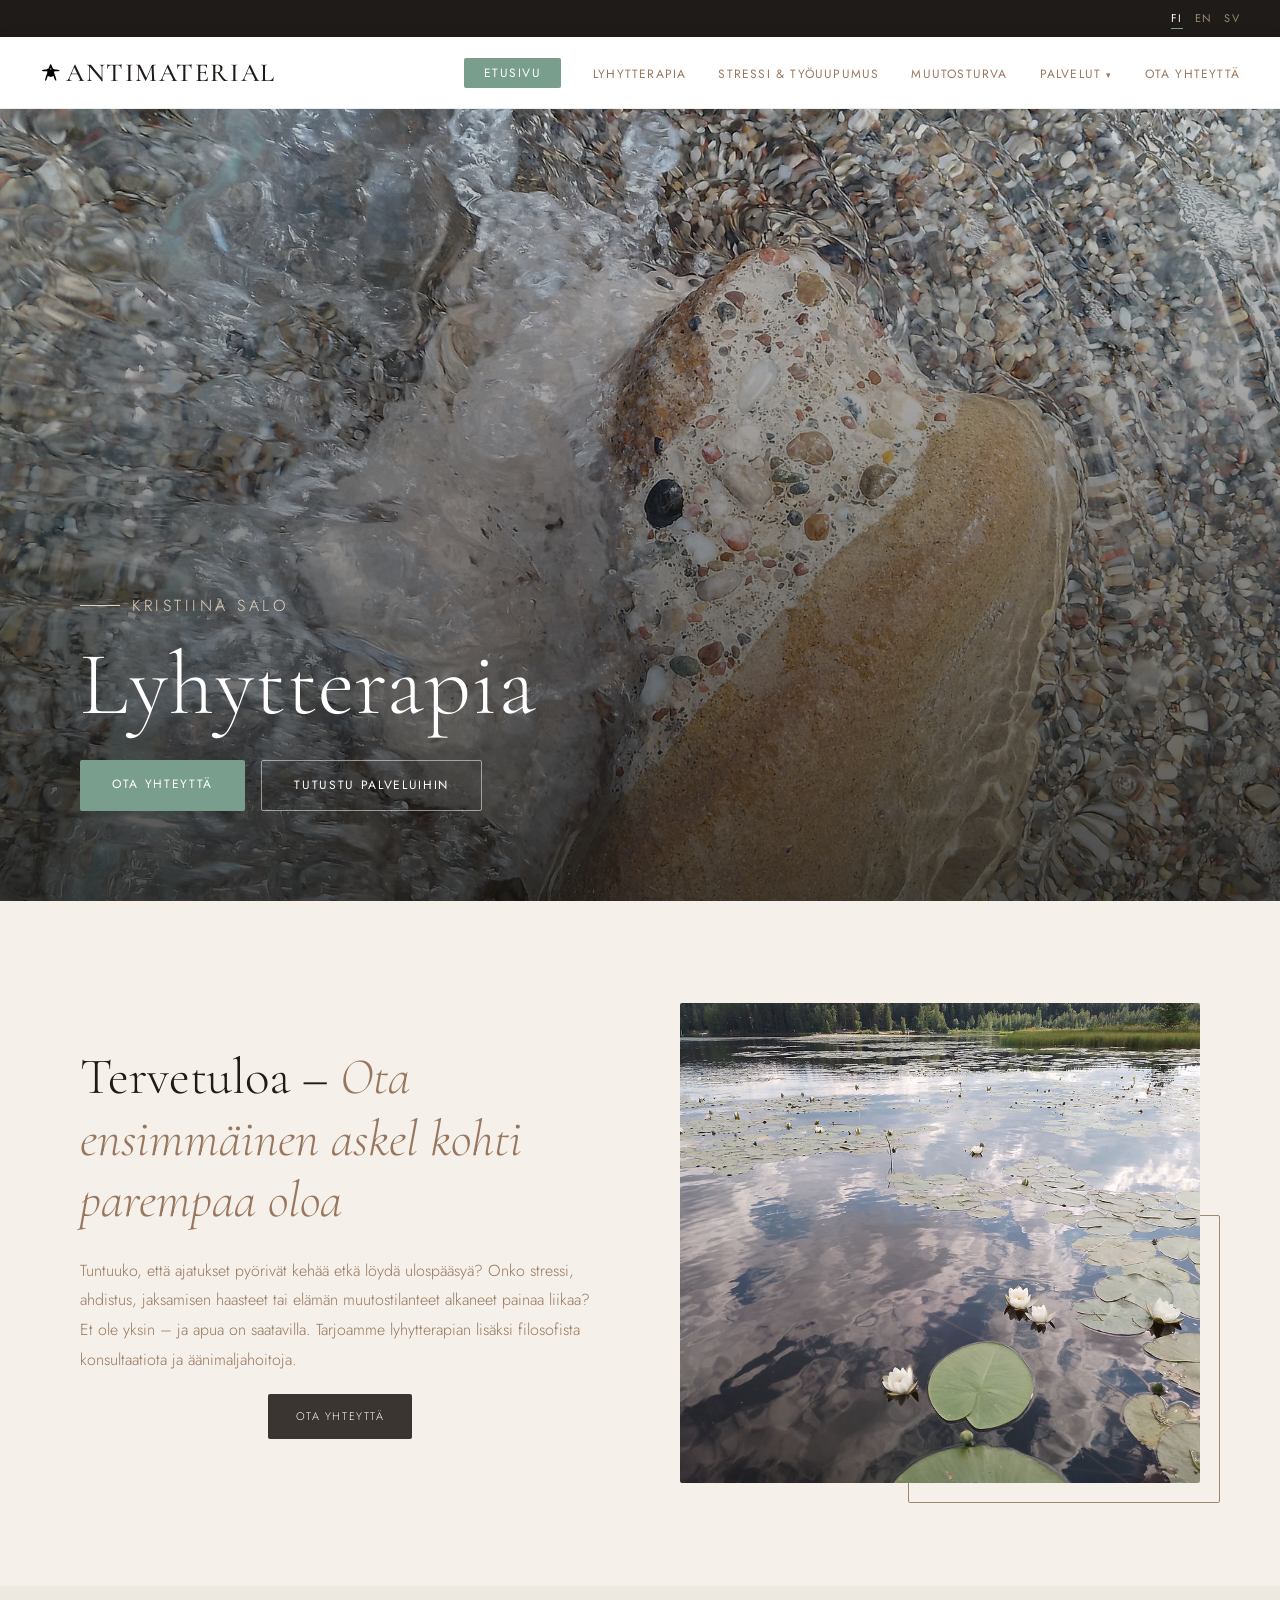
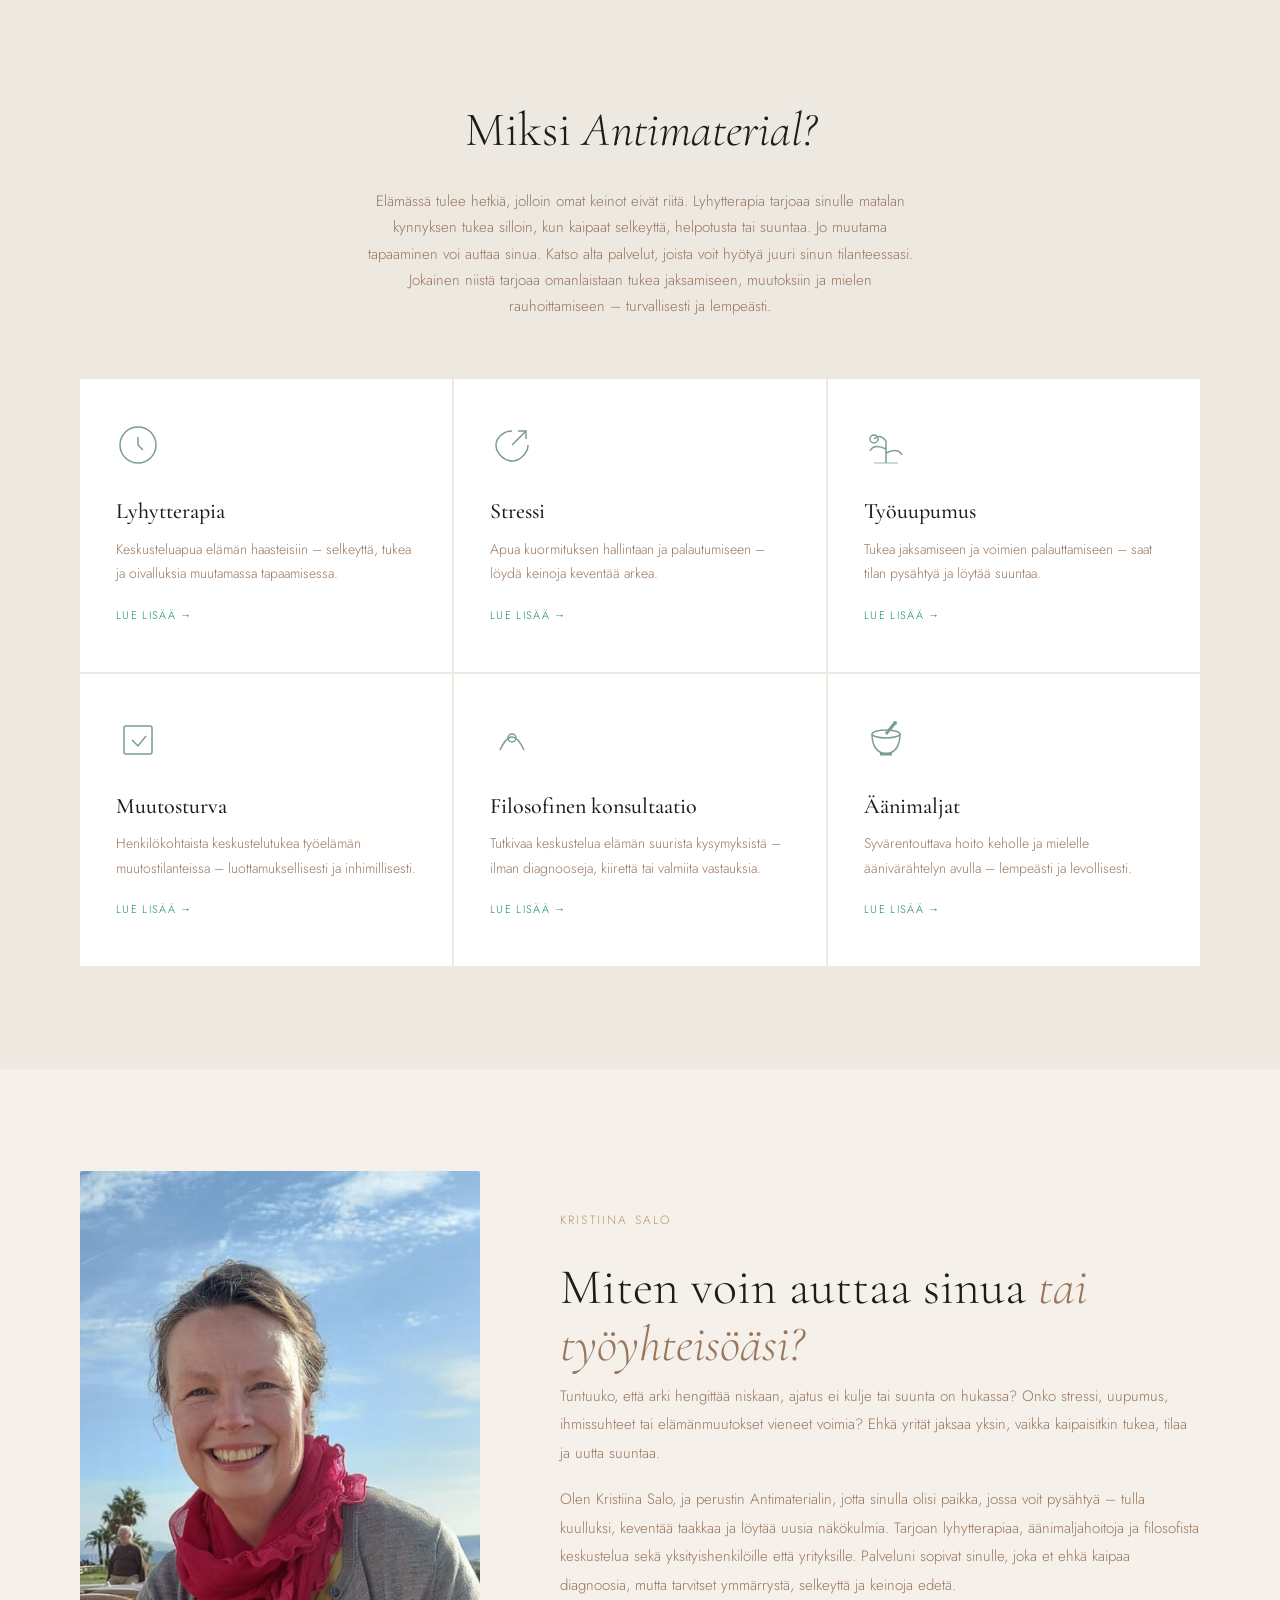
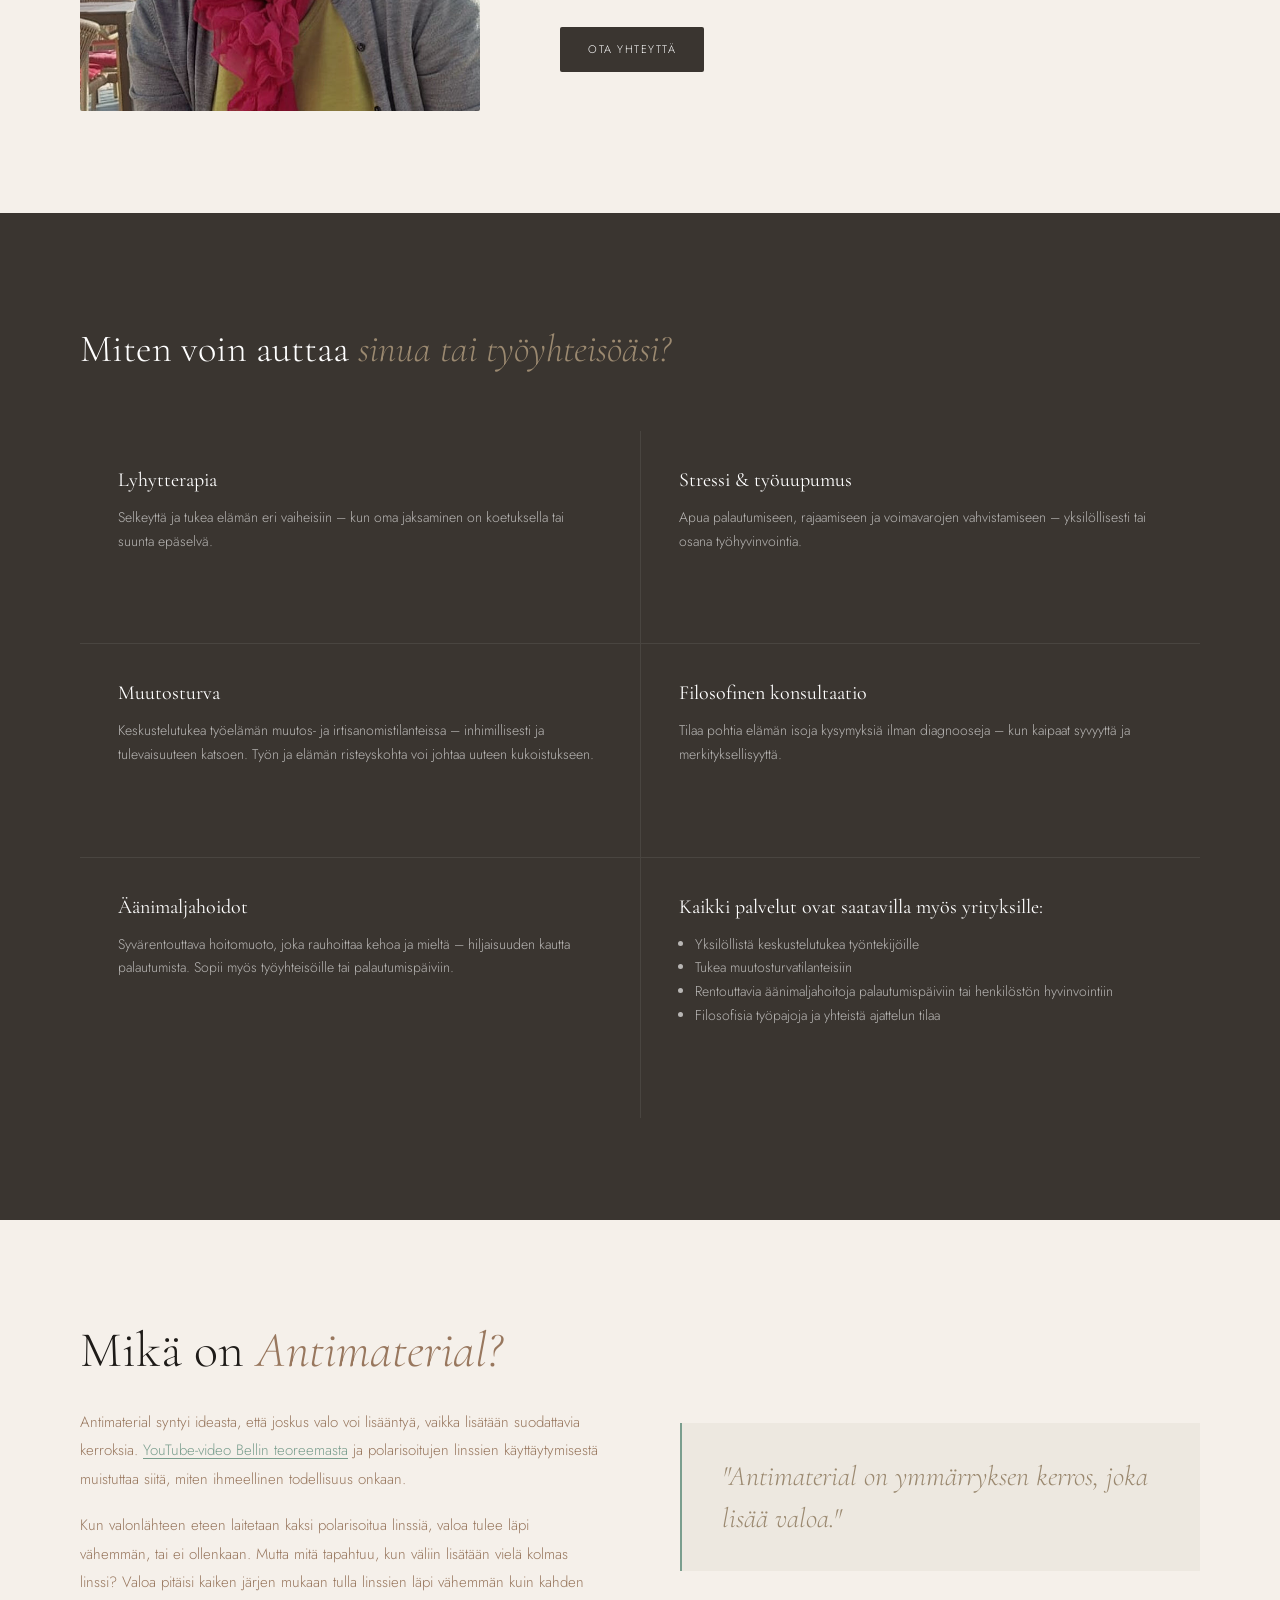
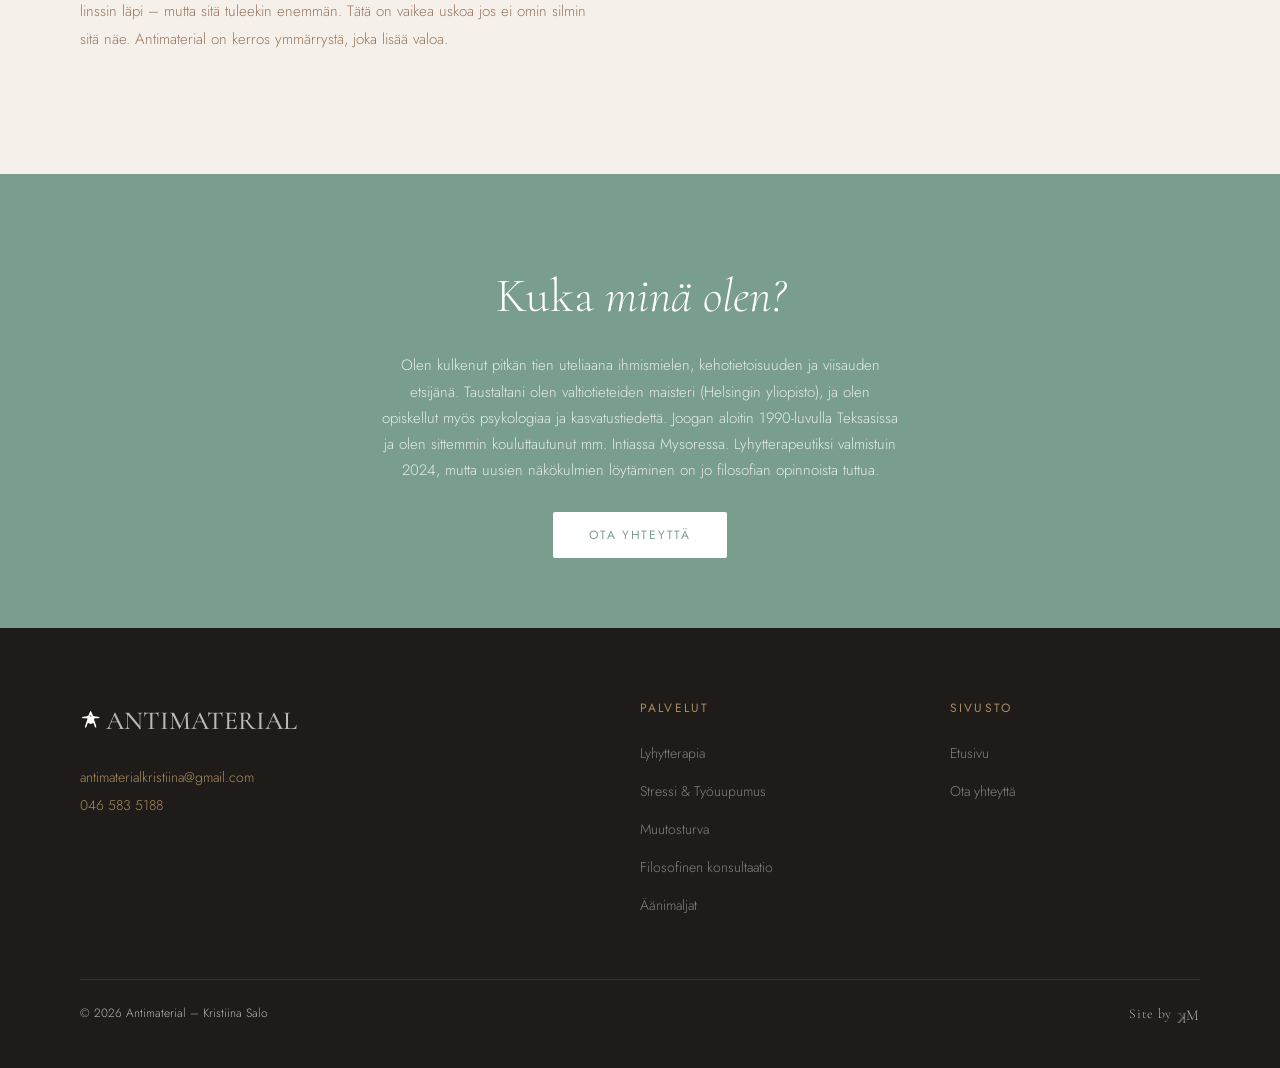
<file: index.html>
<!doctype html>
<html lang="fi">
  <head>
    <meta charset="UTF-8" />
    <meta name="viewport" content="width=device-width, initial-scale=1.0" />
    <title>Antimaterial – Kristiina Salo</title>

    <!-- SEO Meta Tags -->
    <meta
      name="description"
      content="Lyhytterapiaa, filosofista konsultaatiota ja äänimaljahoitoja Kouvolassa. Tukea stressiin, työuupumukseen ja elämänmuutoksiin. Kristiina Salo, lyhytterapeutti."
    />
    <meta name="robots" content="index, follow" />
    <meta
      name="keywords"
      content="lyhytterapia, terapia, stressi, uupumus, filosofinen konsultaatio, äänimaljat, äänimaljahoito, Kouvola, Kristiina Salo, antimaterial"
    />
    <meta name="author" content="Kristiina Salo" />

    <!-- Canonical URL -->
    <link rel="canonical" href="https://antimaterial.fi/" />

    <!-- Open Graph / Social Media -->
    <meta property="og:title" content="Antimaterial – Kristiina Salo" />
    <meta
      property="og:description"
      content="Lyhytterapiaa, filosofista konsultaatiota ja äänimaljahoitoja Helsingissä. Tukea stressiin, työuupumukseen ja elämänmuutoksiin."
    />
    <meta property="og:url" content="https://antimaterial.fi/" />
    <meta property="og:type" content="website" />
    <meta property="og:site_name" content="Antimaterial" />
    <meta property="og:locale" content="fi_FI" />
    <meta
      property="og:image"
      content="https://antimaterial.fi/assets/img/hero.jpg"
    />
    <meta property="og:image:width" content="1920" />
    <meta property="og:image:height" content="1080" />

    <!-- Twitter Card -->
    <meta name="twitter:card" content="summary_large_image" />
    <meta name="twitter:title" content="Antimaterial – Kristiina Salo" />
    <meta
      name="twitter:description"
      content="Lyhytterapiaa, filosofista konsultaatiota ja äänimaljahoitoja Helsingissä. Tukea stressiin, työuupumukseen ja elämänmuutoksiin."
    />
    <meta
      name="twitter:image"
      content="https://antimaterial.fi/assets/img/hero.jpg"
    />

    <link rel="preconnect" href="https://fonts.googleapis.com" />
    <link rel="preconnect" href="https://fonts.gstatic.com" crossorigin />
    <link
      href="https://fonts.googleapis.com/css2?family=Cormorant+Garamond:ital,wght@0,300;0,400;0,500;0,600;1,300;1,400&family=Jost:wght@300;400;500&display=swap"
      rel="stylesheet"
    />
    <link rel="stylesheet" href="assets/css/main.css" />
    <link rel="stylesheet" href="assets/css/nav.css" />
    <link rel="stylesheet" href="assets/css/sections.css" />
    <link rel="stylesheet" href="assets/css/mobile.css" />
    <link
      rel="icon"
      type="image/svg+xml"
      href="assets/img/antimaterial_A_favicon.svg"
    />
  </head>

  <body data-active-lang="fi">
    <header class="site-header">
      <!-- Top Bar -->
      <div class="top-bar">
        <div class="lang-switcher">
          <button class="active" data-lang-btn="fi" onclick="setLang('fi')">
            FI
          </button>
          <button data-lang-btn="en" onclick="setLang('en')">EN</button>
          <button data-lang-btn="sv" onclick="setLang('sv')">SV</button>
        </div>
      </div>

      <!-- Navigation -->
      <nav>
        <a href="index.html" class="nav-logo">
          <img
            src="assets/img/antimaterial_A.svg"
            alt="Antimaterial logo"
            style="width: 22px; height: 22px; margin-right: 4px"
          />
          Antimaterial
        </a>
        <button class="hamburger" id="hamburger" aria-label="Menu">
          <span></span><span></span><span></span>
        </button>
        <ul class="nav-links" id="nav-links">
          <li>
            <a href="index.html">
              <span data-lang="fi">Etusivu</span>
              <span data-lang="en">Home</span>
              <span data-lang="sv">Hem</span>
            </a>
          </li>
          <li>
            <a href="lyhytterapia.html">
              <span data-lang="fi">Lyhytterapia</span>
              <span data-lang="en">Brief therapy</span>
              <span data-lang="sv">Korttidsterapi</span>
            </a>
          </li>
          <li>
            <a href="stressi.html">
              <span data-lang="fi">Stressi &amp; Työuupumus</span>
              <span data-lang="en">Stress &amp; Burnout</span>
              <span data-lang="sv">Stress och utbrändhet</span>
            </a>
          </li>
          <li>
            <a href="muutosturva.html">
              <span data-lang="fi">Muutosturva</span>
              <span data-lang="en">Life changes</span>
              <span data-lang="sv">Livsförändring</span>
            </a>
          </li>
          <li class="nav-dropdown">
            <a href="#">
              <span data-lang="fi">Palvelut</span>
              <span data-lang="en">Services</span>
              <span data-lang="sv">Tjänster</span>
            </a>
            <ul class="dropdown-menu">
              <li>
                <a href="filosofinen-konsultaatio.html">
                  <span data-lang="fi">Filosofinen konsultaatio</span>
                  <span data-lang="en">Philosophical consultation</span>
                  <span data-lang="sv">Filosofisk konsultation</span>
                </a>
              </li>
              <li>
                <a href="aanimaljat.html">
                  <span data-lang="fi">Äänimaljat</span>
                  <span data-lang="en">Singing bowls</span>
                  <span data-lang="sv">Sjungande skålar</span>
                </a>
              </li>
            </ul>
          </li>
          <li>
            <a href="yhteystiedot.html">
              <span data-lang="fi">Ota yhteyttä</span>
              <span data-lang="en">Contact us</span>
              <span data-lang="sv">Kontakta oss</span>
            </a>
          </li>
        </ul>
      </nav>
    </header>
    <!-- HERO -->
    <section class="hero">
      <div class="hero-bg"></div>
      <div class="hero-overlay"></div>
      <div class="hero-content fade-in">
        <div class="hero-eyebrow">Kristiina Salo</div>

        <h1 data-lang="fi">Lyhytterapia</h1>
        <h1 data-lang="en">Brief therapy</h1>
        <h1 data-lang="sv">Korttidsterapi</h1>

        <div class="hero-ctas">
          <a href="yhteystiedot.html" class="btn-primary">
            <span data-lang="fi">Ota yhteyttä</span>
            <span data-lang="en">Contact Us</span>
            <span data-lang="sv">Kontakta oss</span>
          </a>
          <a href="#services" class="btn-ghost">
            <span data-lang="fi">Tutustu palveluihin</span>
            <span data-lang="en">Explore services</span>
            <span data-lang="sv">Utforska tjänster</span>
          </a>
        </div>
      </div>
    </section>

    <!-- WELCOME -->
    <section class="welcome">
      <div class="welcome-text fade-in">
        <h2 data-lang="fi">
          Tervetuloa – <em>Ota ensimmäinen askel kohti parempaa oloa</em>
        </h2>
        <h2 data-lang="en">
          Welcome – <em>Take the first step towards feeling better</em>
        </h2>
        <h2 data-lang="sv">
          Välkommen – <em>Ta det första steget mot att må bättre</em>
        </h2>

        <p data-lang="fi">
          Tuntuuko, että ajatukset pyörivät kehää etkä löydä ulospääsyä? Onko
          stressi, ahdistus, jaksamisen haasteet tai elämän muutostilanteet
          alkaneet painaa liikaa? Et ole yksin – ja apua on saatavilla.
          Tarjoamme lyhytterapian lisäksi filosofista konsultaatiota ja
          äänimaljahoitoja.
        </p>
        <p data-lang="en">
          Do you feel like your thoughts are going in circles and you can't find
          a way out? Have stress, anxiety, coping challenges, or life-changing
          situations started to weigh you down too much? You are not alone – and
          help is available. In addition to brief therapy, we offer
          philosophical consultation and singing bowl treatments.
        </p>
        <p data-lang="sv">
          Känner du att dina tankar snurrar i cirklar och att du inte hittar
          någon väg ut? Har stress, ångest, utmaningar med att hantera problem
          eller livsförändrande situationer börjat tynga dig för mycket? Du är
          inte ensam – och hjälp finns att få. Förutom korttidsterapi erbjuder
          vi filosofisk konsultation och klangskålsbehandlingar.
        </p>

        <a href="yhteystiedot.html" class="btn-dark">
          <span data-lang="fi">Ota yhteyttä</span>
          <span data-lang="en">Contact us</span>
          <span data-lang="sv">Kontakta oss</span>
        </a>
      </div>
      <div class="welcome-img fade-in">
        <img
          src="assets/img/welcome.jpg"
          alt="Rauhallinen järvimaisema"
          loading="lazy"
        />
      </div>
    </section>

    <!-- SERVICES CARDS -->
    <section class="services" id="services">
      <div class="section-header fade-in">
        <!-- <div class="section-eyebrow">
        <span data-lang="fi">Palvelut</span>
        <span data-lang="en">Services</span>
        <span data-lang="sv">Tjänster</span>
      </div> -->
        <h2 data-lang="fi">Miksi <em>Antimaterial?</em></h2>
        <h2 data-lang="en">Why <em>Antimaterial?</em></h2>
        <h2 data-lang="sv">Varför <em>Antimaterial?</em></h2>
        <p data-lang="fi">
          Elämässä tulee hetkiä, jolloin omat keinot eivät riitä. Lyhytterapia
          tarjoaa sinulle matalan kynnyksen tukea silloin, kun kaipaat
          selkeyttä, helpotusta tai suuntaa. Jo muutama tapaaminen voi auttaa
          sinua. Katso alta palvelut, joista voit hyötyä juuri sinun
          tilanteessasi. Jokainen niistä tarjoaa omanlaistaan tukea jaksamiseen,
          muutoksiin ja mielen rauhoittamiseen – turvallisesti ja lempeästi.
        </p>
        <p data-lang="en">
          There are moments in life when your own resources aren't enough. Brief
          therapy offers you low-threshold support when you're seeking clarity,
          relief, or direction. Even a few sessions can make a difference.
          Browse the services below that may benefit you in your particular
          situation. Each of them provides its own kind of support for coping,
          navigating change, and finding peace of mind — safely and gently.
        </p>
        <p data-lang="sv">
          Det finns tillfällen i livet när ens egna resurser inte räcker till.
          Korttidsterapi erbjuder dig lågtröskelstöd när du behöver klarhet,
          lindring eller vägledning. Även några få möten kan hjälpa dig. Se
          nedan vilka tjänster du kan dra nytta av i din specifika situation.
          Var och en av dem erbjuder sin egen typ av stöd för att hantera,
          förändra och lugna sinnet – säkert och varsamt.
        </p>
      </div>

      <div class="services-grid">
        <!-- Card 1 -->
        <div class="service-card fade-in">
          <svg
            class="service-icon"
            viewBox="0 0 44 44"
            fill="none"
            stroke="currentColor"
            stroke-width="1.5"
          >
            <circle cx="22" cy="22" r="18" />
            <path d="M22 14v8l5 5" />
          </svg>
          <h3>
            <span data-lang="fi">Lyhytterapia</span>
            <span data-lang="en">Brief therapy</span>
            <span data-lang="sv">Korttidsterapi</span>
          </h3>
          <p data-lang="fi">
            Keskusteluapua elämän haasteisiin – selkeyttä, tukea ja oivalluksia
            muutamassa tapaamisessa.
          </p>
          <p data-lang="en">
            Discussion help for life's challenges – clarity, support and
            insights in just a few meetings.
          </p>
          <p data-lang="sv">
            Diskussionshjälp för livets utmaningar – klarhet, stöd och insikter
            på bara några få möten.
          </p>
          <a href="lyhytterapia.html" class="card-link">
            <span data-lang="fi">Lue lisää →</span>
            <span data-lang="en">Learn more →</span>
            <span data-lang="sv">Läs mer →</span>
          </a>
        </div>

        <!-- Card 2 -->
        <div class="service-card fade-in">
          <svg
            class="service-icon"
            viewBox="0 0 44 44"
            fill="none"
            stroke="currentColor"
            stroke-width="1.5"
          >
            <path
              d="M22 8 C12 8 6 16 6 22 C6 30 14 38 22 38 C30 38 38 30 38 22"
            />
            <path d="M28 8 l8 0 0 8" />
            <path d="M22 22 l14-14" />
          </svg>
          <h3>
            <span data-lang="fi">Stressi</span>
            <span data-lang="en">Stress</span>
            <span data-lang="sv">Stress</span>
          </h3>
          <p data-lang="fi">
            Apua kuormituksen hallintaan ja palautumiseen – löydä keinoja
            keventää arkea.
          </p>
          <p data-lang="en">
            Help with stress management and recovery – find ways to make
            everyday life easier.
          </p>
          <p data-lang="sv">
            Hjälp med stresshantering och återhämtning – hitta sätt att göra
            vardagen enklare.
          </p>
          <a href="stressi.html" class="card-link">
            <span data-lang="fi">Lue lisää →</span>
            <span data-lang="en">Learn more →</span>
            <span data-lang="sv">Läs mer →</span>
          </a>
        </div>

        <!-- Card 3 -->
        <div class="service-card fade-in">
          <svg
            class="service-icon"
            viewBox="0 0 44 44"
            fill="none"
            stroke="currentColor"
            stroke-width="1.5"
          >
            <path d="M22 40 Q22 28 22 18" />
            <path d="M22 26 Q10 20 6 28" />
            <path d="M22 30 Q34 24 38 32" />
            <path d="M22 18 Q16 10 10 16" />
            <circle cx="10" cy="16" r="4" />
            <line x1="10" y1="40" x2="34" y2="40" opacity="0.5" />
          </svg>
          <h3>
            <span data-lang="fi">Työuupumus</span>
            <span data-lang="en">Burnout</span>
            <span data-lang="sv">Utbrändhet</span>
          </h3>
          <p data-lang="fi">
            Tukea jaksamiseen ja voimien palauttamiseen – saat tilan pysähtyä ja
            löytää suuntaa.
          </p>
          <p data-lang="en">
            Support for coping and regaining strength – you will have the space
            to stop and find direction.
          </p>
          <p data-lang="sv">
            Stöd för att hantera situationen och återfå styrka – du kommer att
            ha utrymme att stanna upp och hitta riktning
          </p>
          <a href="stressi.html" class="card-link">
            <span data-lang="fi">Lue lisää →</span>
            <span data-lang="en">Learn more →</span>
            <span data-lang="sv">Läs mer →</span>
          </a>
        </div>

        <!-- Card 4 -->
        <div class="service-card fade-in">
          <svg
            class="service-icon"
            viewBox="0 0 44 44"
            fill="none"
            stroke="currentColor"
            stroke-width="1.5"
          >
            <rect x="8" y="8" width="28" height="28" rx="2" />
            <path d="M16 22 l6 6 8-10" />
          </svg>
          <h3>
            <span data-lang="fi">Muutosturva</span>
            <span data-lang="en">Life changes</span>
            <span data-lang="sv">Livsförändring</span>
          </h3>
          <p data-lang="fi">
            Henkilökohtaista keskustelutukea työelämän muutostilanteissa –
            luottamuksellisesti ja inhimillisesti.
          </p>
          <p data-lang="en">
            Personal discussion support in changing work situations –
            confidentially and humanely.
          </p>
          <p data-lang="sv">
            Personligt stöd i samtal i föränderliga situationer i arbetslivet –
            konfidentiellt och mänskligt.
          </p>
          <a href="muutosturva.html" class="card-link">
            <span data-lang="fi">Lue lisää →</span>
            <span data-lang="en">Learn more →</span>
            <span data-lang="sv">Läs mer →</span>
          </a>
        </div>

        <!-- Card 5 -->
        <div class="service-card fade-in">
          <svg
            class="service-icon"
            viewBox="0 0 44 44"
            fill="none"
            stroke="currentColor"
            stroke-width="1.5"
          >
            <path d="M10 32 Q22 6 34 32" />
            <circle cx="22" cy="20" r="4" />
          </svg>
          <h3>
            <span data-lang="fi">Filosofinen konsultaatio</span>
            <span data-lang="en">Philosophical consultation</span>
            <span data-lang="sv">Filosofisk konsultation</span>
          </h3>
          <p data-lang="fi">
            Tutkivaa keskustelua elämän suurista kysymyksistä – ilman
            diagnooseja, kiirettä tai valmiita vastauksia.
          </p>
          <p data-lang="en">
            An exploratory discussion about life's big questions – without
            diagnoses, haste or ready-made answers.
          </p>
          <p data-lang="sv">
            En utforskande diskussion om livets stora frågor – utan diagnoser,
            brådska eller färdiga svar.
          </p>
          <a href="filosofinen-konsultaatio.html" class="card-link">
            <span data-lang="fi">Lue lisää →</span>
            <span data-lang="en">Learn more →</span>
            <span data-lang="sv">Läs mer →</span>
          </a>
        </div>

        <!-- Card 6 -->
        <div class="service-card fade-in">
          <svg
            class="service-icon"
            viewBox="0 0 44 44"
            fill="none"
            stroke="currentColor"
            stroke-width="1.5"
          >
            <ellipse cx="22" cy="16" rx="14" ry="4" />
            <path d="M8 16 Q8 34 22 36 Q36 34 36 16" />
            <line x1="16" y1="36" x2="28" y2="36" stroke-width="3" />
            <line x1="30" y1="6" x2="22" y2="16" stroke-width="3" />
            <circle cx="31" cy="5" r="2" fill="currentColor" stroke="none" />
          </svg>
          <h3>
            <span data-lang="fi">Äänimaljat</span>
            <span data-lang="en">Singing bowls</span>
            <span data-lang="sv">Sjungande skålar</span>
          </h3>
          <p data-lang="fi">
            Syvärentouttava hoito keholle ja mielelle äänivärähtelyn avulla –
            lempeästi ja levollisesti.
          </p>
          <p data-lang="en">
            A deeply relaxing treatment for body and mind using sound vibrations
            – gently and calmly.
          </p>
          <p data-lang="sv">
            En djupt avslappnande behandling för kropp och själ med hjälp av
            ljudvibrationer – mjukt och lugnt.
          </p>
          <a href="aanimaljat.html" class="card-link">
            <span data-lang="fi">Lue lisää →</span>
            <span data-lang="en">Learn more →</span>
            <span data-lang="sv">Läs mer →</span>
          </a>
        </div>
      </div>
    </section>

    <!-- BIO -->
    <section class="bio">
      <div class="bio-img fade-in">
        <img
          src="assets/img/kristiina-bio.jpg"
          alt="Kristiina Salo"
          loading="lazy"
        />
        <!-- <div class="img-badge" data-lang="fi">"Kevennä taakkaa, löydä uusia näkökulmia"</div>
      <div class="img-badge" data-lang="en">"Lighten your load, find new perspectives"</div>
      <div class="img-badge" data-lang="sv">"Lätta din börda, hitta nya perspektiv"</div> -->
      </div>
      <div class="bio-text fade-in">
        <div class="bio-name">Kristiina Salo</div>

        <h2 data-lang="fi">
          Miten voin auttaa sinua <em>tai työyhteisöäsi?</em>
        </h2>
        <h2 data-lang="en">
          How can I help you <em>or your work community?</em>
        </h2>
        <h2 data-lang="sv">
          Hur kan jag hjälpa <em>dig eller ditt arbetsgemenskap?</em>
        </h2>

        <p data-lang="fi">
          Tuntuuko, että arki hengittää niskaan, ajatus ei kulje tai suunta on
          hukassa? Onko stressi, uupumus, ihmissuhteet tai elämänmuutokset
          vieneet voimia? Ehkä yrität jaksaa yksin, vaikka kaipaisitkin tukea,
          tilaa ja uutta suuntaa.
        </p>
        <p data-lang="en">
          Do you feel like everyday life is breathing down your neck, your
          thoughts are stuck, or you're lost? Have stress, exhaustion,
          relationships, or Life changes sapped your strength? Maybe you're
          trying to cope alone, even though you'd like support, space, and a new
          direction.
        </p>
        <p data-lang="sv">
          Känns det som om vardagen andas dig i nacken, dina tankar fastnar
          eller du är vilsen? Har stress, utmattning, relationer eller
          livsförändringar tagit din styrka? Kanske försöker du klara dig ensam,
          även om du önskar stöd, utrymme och en ny riktning.
        </p>

        <p data-lang="fi">
          Olen Kristiina Salo, ja perustin Antimaterialin, jotta sinulla olisi
          paikka, jossa voit pysähtyä – tulla kuulluksi, keventää taakkaa ja
          löytää uusia näkökulmia. Tarjoan lyhytterapiaa, äänimaljahoitoja ja
          filosofista keskustelua sekä yksityishenkilöille että yrityksille.
          Palveluni sopivat sinulle, joka et ehkä kaipaa diagnoosia, mutta
          tarvitset ymmärrystä, selkeyttä ja keinoja edetä.
        </p>
        <p data-lang="en">
          I am Kristiina Salo, and I founded Antimaterial so that you can have a
          place where you can stop – be heard, lighten your load and find new
          perspectives. I offer brief therapy, singing bowl treatments and
          philosophical discussions for both individuals and companies.
        </p>
        <p data-lang="sv">
          Jag är Kristiina Salo, och jag grundade Antimaterial för att du ska ha
          en plats där du kan stanna upp – bli hörd, lätta din börda och hitta
          nya perspektiv. Jag erbjuder kortterapi, behandlingar med sjungande
          skålar och filosofiska samtal för både privatpersoner och företag.
          Mina tjänster passar dig som kanske inte behöver en diagnos, men som
          behöver förståelse, klarhet och sätt att komma vidare.
        </p>

        <p data-lang="en">
          My services are suitable for you, who may not need a diagnosis, but
          need understanding, clarity and ways to move forward.
        </p>

        <a href="yhteystiedot.html" class="btn-dark">
          <span data-lang="fi">Ota yhteyttä</span>
          <span data-lang="en">Contact us</span>
          <span data-lang="sv">Kontakta oss</span>
        </a>
      </div>
    </section>

    <!-- SERVICES LIST (How can I help you or your community -->
    <section class="services-list fade-in">
      <h2 data-lang="fi">
        Miten voin auttaa <em>sinua tai työyhteisöäsi?</em>
      </h2>
      <h2 data-lang="en">
        How can I help you <em>or your work community?</em>
      </h2>
      <h2 data-lang="sv">
        Hur kan jag hjälpa <em>dig eller ditt arbetsgemenskap?</em>
      </h2>

      <div class="list-grid">
        <div class="list-item">
          <h3 data-lang="fi">Lyhytterapia</h3>
          <h3 data-lang="en">Brief therapy</h3>
          <h3 data-lang="sv">Korttidsbehandling</h3>
          <p data-lang="fi">
            Selkeyttä ja tukea elämän eri vaiheisiin – kun oma jaksaminen on
            koetuksella tai suunta epäselvä.
          </p>
          <p data-lang="en">
            Clarity and support for different stages of life – when your own
            resilience is tested or your direction is unclear.
          </p>
          <p data-lang="sv">
            Tydlighet och stöd för olika skeden i livet – när din egen
            motståndskraft sätts på prov eller din riktning är oklar.
          </p>
          <a href="lyhytterapia.html">→</a>
        </div>
        <div class="list-item">
          <h3 data-lang="fi">Stressi & työuupumus</h3>
          <h3 data-lang="en">Stress & Burnout</h3>
          <h3 data-lang="sv">Stress och utbrändhet</h3>
          <p data-lang="fi">
            Apua palautumiseen, rajaamiseen ja voimavarojen vahvistamiseen –
            yksilöllisesti tai osana työhyvinvointia.
          </p>
          <p data-lang="en">
            Help with recovery, delineation and strengthening resources –
            individually or as part of workplace well-being.
          </p>
          <p data-lang="sv">
            Hjälp med återhämtning, avgränsning och resursstärkning –
            individuellt eller som en del av välbefinnandet på arbetsplatsen.
          </p>
          <a href="stressi.html">→</a>
        </div>
        <div class="list-item">
          <h3 data-lang="fi">Muutosturva</h3>
          <h3 data-lang="en">Life changes</h3>
          <h3 data-lang="sv">Livsförändring</h3>
          <p data-lang="fi">
            Keskustelutukea työelämän muutos- ja irtisanomistilanteissa –
            inhimillisesti ja tulevaisuuteen katsoen. Työn ja elämän
            risteyskohta voi johtaa uuteen kukoistukseen.
          </p>
          <p data-lang="en">
            Discussion support in situations of change and dismissal in working
            life – humanely and with an eye to the future. The intersection of
            work and life can lead to new flourishing.
          </p>
          <p data-lang="sv">
            Diskussionsstöd i förändrings- och uppsägningssituationer i
            arbetslivet – mänskligt och med blicken riktad mot framtiden.
            Skärningspunkten mellan arbete och liv kan leda till ny blomstring.
          </p>
          <a href="muutosturva.html">→</a>
        </div>
        <div class="list-item">
          <h3 data-lang="fi">Filosofinen konsultaatio</h3>
          <h3 data-lang="en">Philosophical consultation</h3>
          <h3 data-lang="sv">Filosofisk konsultation</h3>
          <p data-lang="fi">
            Tilaa pohtia elämän isoja kysymyksiä ilman diagnooseja – kun kaipaat
            syvyyttä ja merkityksellisyyttä.
          </p>
          <p data-lang="en">
            A space to reflect on life's big questions without diagnoses – when
            you crave depth and meaning.
          </p>
          <p data-lang="sv">
            Ett utrymme att reflektera över livets stora frågor utan diagnoser –
            när du längtar efter djup och mening.
          </p>
          <a href="filosofinen-konsultaatio.html">→</a>
        </div>
        <div class="list-item">
          <h3 data-lang="fi">Äänimaljahoidot</h3>
          <h3 data-lang="en">Singing bowl treatments</h3>
          <h3 data-lang="sv">Klangskålsbehandlingar</h3>
          <p data-lang="fi">
            Syvärentouttava hoitomuoto, joka rauhoittaa kehoa ja mieltä –
            hiljaisuuden kautta palautumista. Sopii myös työyhteisöille tai
            palautumispäiviin.
          </p>
          <p data-lang="en">
            A deeply relaxing treatment that calms the body and mind – recovery
            through silence. Also suitable for work communities or recovery
            days.
          </p>
          <p data-lang="sv">
            En djupt avslappnande behandling som lugnar kropp och själ –
            återhämtning genom tystnad. Även lämplig för arbetsgemenskaper eller
            återhämtningsdagar.
          </p>
          <a href="aanimaljat.html">→</a>
        </div>
        <div class="list-item">
          <h3 data-lang="fi">
            Kaikki palvelut ovat saatavilla myös yrityksille:
          </h3>
          <h3 data-lang="en">All services are also available to businesses:</h3>
          <h3 data-lang="sv">
            Alla tjänster är även tillgängliga för företag:
          </h3>
          <ul data-lang="fi">
            <li>Yksilöllistä keskustelutukea työntekijöille</li>
            <li>Tukea muutosturvatilanteisiin</li>
            <li>
              Rentouttavia äänimaljahoitoja palautumispäiviin tai henkilöstön
              hyvinvointiin
            </li>
            <li>Filosofisia työpajoja ja yhteistä ajattelun tilaa</li>
          </ul>
          <ul data-lang="en">
            <li>Individual discussion support for employees</li>
            <li>Support for Life changes situations</li>
            <li>
              Relaxing singing bowl treatments for recovery days or staff
              well-being
            </li>
            <li>Philosophical workshops and shared thinking space</li>
          </ul>
          <ul data-lang="sv">
            <li>Individuellt samtalsstöd för anställda</li>
            <li>Stöd för förändringar i säkerhetssituationer</li>
            <li>
              Avkopplande klangskålsbehandlingar för återhämtningsdagar eller
              personalens välbefinnande
            </li>
            <li>Filosofiska workshops och gemensamt tankeutrymme</li>
          </ul>
          <a href="yhteystiedot.html">→</a>
        </div>
      </div>
    </section>

    <!-- WHY ANTIMATERIAL -->
    <section class="why">
      <div class="why-text fade-in">
        <h2 data-lang="fi">Mikä on <em>Antimaterial?</em></h2>
        <h2 data-lang="en">What is <em>Antimaterial?</em></h2>
        <h2 data-lang="sv">Vad är <em>Antimaterial?</em></h2>

        <p data-lang="fi">
          Antimaterial syntyi ideasta, että joskus valo voi lisääntyä, vaikka
          lisätään suodattavia kerroksia.
          <a
            href="https://www.youtube.com/watch?v=zcqZHYo7ONs"
            target="_blank"
            rel="noopener"
            >YouTube-video Bellin teoreemasta</a
          >
          ja polarisoitujen linssien käyttäytymisestä muistuttaa siitä, miten
          ihmeellinen todellisuus onkaan.
        </p>
        <p data-lang="en">
          Antimaterial was born from the idea that sometimes light can be
          increased even when additional layers of filtering are added.
          <a
            href="https://www.youtube.com/watch?v=zcqZHYo7ONs"
            target="_blank"
            rel="noopener"
            >A YouTube video about Bell's theorem and the behavior of polarized
            lenses</a
          >
          reminds us of how amazing reality is.
        </p>
        <p data-lang="sv">
          Antimaterial föddes ur idén att ljus ibland kan öka även när
          filtrerande lager läggs till.
          <a
            href="https://www.youtube.com/watch?v=zcqZHYo7ONs"
            target="_blank"
            rel="noopener"
            >En YouTube-video om Bells sats</a
          >
          och polariserade linsers beteende påminner oss om hur fantastisk
          verkligheten är.
        </p>

        <p data-lang="fi">
          Kun valonlähteen eteen laitetaan kaksi polarisoitua linssiä, valoa
          tulee läpi vähemmän, tai ei ollenkaan. Mutta mitä tapahtuu, kun väliin
          lisätään vielä kolmas linssi? Valoa pitäisi kaiken järjen mukaan tulla
          linssien läpi vähemmän kuin kahden linssin läpi – mutta sitä tuleekin
          enemmän. Tätä on vaikea uskoa jos ei omin silmin sitä näe.
          Antimaterial on kerros ymmärrystä, joka lisää valoa.
        </p>
        <p data-lang="en">
          When you put two polarized lenses in front of a light source, less
          light, or none at all, comes through. But what happens when you add a
          third lens in between? By all logic, less light should come through
          the lenses than through two lenses – but more does. It's hard to
          believe this unless you see it with your own eyes. Antimaterial is a
          layer of understanding that adds light.
        </p>
        <p data-lang="sv">
          När två polariserade linser placeras framför en ljuskälla passerar
          mindre ljus, eller inget alls, igenom. Men vad händer när man lägger
          till ett tredje objektiv emellan? Enligt all logik borde mindre ljus
          komma genom linserna än genom två linser – men det gör mer. Det är
          svårt att tro detta om man inte ser det med egna ögon. Antimaterial är
          ett lager av förståelse som tillför ljus.
        </p>
      </div>
      <div class="why-visual fade-in">
        <div class="why-quote">
          <p data-lang="fi">
            "Antimaterial on ymmärryksen kerros, joka lisää valoa."
          </p>
          <p data-lang="en">
            "Antimaterial is a layer of understanding that adds light."
          </p>
          <p data-lang="sv">
            "Antimaterial är ett lager av förståelse som tillför ljus."
          </p>
        </div>
      </div>
    </section>

    <!-- KUKA MINÄ OLEN -->
    <section class="cta-banner fade-in">
      <h2 data-lang="fi">Kuka <em>minä olen?</em></h2>
      <h2 data-lang="en">Who <em>am I?</em></h2>
      <h2 data-lang="sv">Vem <em>är jag?</em></h2>

      <p data-lang="fi">
        Olen kulkenut pitkän tien uteliaana ihmismielen, kehotietoisuuden ja
        viisauden etsijänä. Taustaltani olen valtiotieteiden maisteri (Helsingin
        yliopisto), ja olen opiskellut myös psykologiaa ja kasvatustiedettä.
        Joogan aloitin 1990-luvulla Teksasissa ja olen sittemmin kouluttautunut
        mm. Intiassa Mysoressa. Lyhytterapeutiksi valmistuin 2024, mutta uusien
        näkökulmien löytäminen on jo filosofian opinnoista tuttua.
      </p>
      <p data-lang="en">
        I have come a long way as a curious seeker of the human mind, body
        awareness and wisdom. My background is a Master of Political Science
        (University of Helsinki), and I have also studied psychology and
        education. I started yoga in the 1990s in Texas and have since trained
        in places like Mysore, India. I graduated as a short-term therapist in
        2024, but finding new perspectives is already familiar from my
        philosophy studies.
      </p>
      <p data-lang="sv">
        Jag har kommit långt som en nyfiken sökare av det mänskliga sinnet,
        kroppsmedvetenhet och visdom. Min bakgrund är inom statsvetenskap
        (Helsingfors universitet), och jag har även studerat psykologi och
        pedagogik. Jag började med yoga på 1990-talet i Texas och har sedan dess
        utbildat mig i bland annat: I Mysore, Indien. Jag tog examen som
        korttidsterapeut år 2024, men att hitta nya perspektiv är redan bekant
        från mina filosofistudier.
      </p>

      <a href="yhteystiedot.html" class="btn-white">
        <span data-lang="fi">Ota yhteyttä</span>
        <span data-lang="en">Contact us</span>
        <span data-lang="sv">Kontakta oss</span>
      </a>
    </section>

    <!-- FOOTER -->
    <footer>
      <div class="footer-grid">
        <div class="footer-brand">
          <div class="brand-name">
            <img
              src="assets/img/antimaterial_A.svg"
              alt="Antimaterial logo"
              style="
                width: 22px;
                height: 22px;
                margin-right: 4px;
                filter: brightness(0) invert(1);
              "
            />
            Antimaterial
          </div>
          <div class="contact-info">
            <div>
              <a href="mailto:antimaterialkristiina@gmail.com"
                >antimaterialkristiina@gmail.com</a
              >
            </div>
            <div><a href="tel:+358465835188">046 583 5188</a></div>
          </div>
        </div>
        <div class="footer-col">
          <h4 data-lang="fi">Palvelut</h4>
          <h4 data-lang="en">Services</h4>
          <h4 data-lang="sv">Tjänster</h4>
          <ul>
            <li>
              <a href="lyhytterapia.html"
                ><span data-lang="fi">Lyhytterapia</span
                ><span data-lang="en">Brief therapy</span
                ><span data-lang="sv">Korttidsterapi</span></a
              >
            </li>
            <li>
              <a href="stressi.html"
                ><span data-lang="fi">Stressi &amp; Työuupumus</span
                ><span data-lang="en">Stress &amp; Burnout</span
                ><span data-lang="sv">Stress och utbrändhet</span></a
              >
            </li>
            <li>
              <a href="muutosturva.html"
                ><span data-lang="fi">Muutosturva</span
                ><span data-lang="en">Life changes</span
                ><span data-lang="sv">Livsförändring</span></a
              >
            </li>
            <li>
              <a href="filosofinen-konsultaatio.html"
                ><span data-lang="fi">Filosofinen konsultaatio</span
                ><span data-lang="en">Philosophical consultation</span
                ><span data-lang="sv">Filosofisk konsultation</span></a
              >
            </li>
            <li>
              <a href="aanimaljat.html"
                ><span data-lang="fi">Äänimaljat</span
                ><span data-lang="en">Singing bowls</span
                ><span data-lang="sv">Sjungande skålar</span></a
              >
            </li>
          </ul>
        </div>
        <div class="footer-col">
          <h4 data-lang="fi">Sivusto</h4>
          <h4 data-lang="en">Site</h4>
          <h4 data-lang="sv">Webbplats</h4>
          <ul>
            <li>
              <a href="index.html"
                ><span data-lang="fi">Etusivu</span
                ><span data-lang="en">Home page</span
                ><span data-lang="sv">Hem</span></a
              >
            </li>
            <li>
              <a href="yhteystiedot.html"
                ><span data-lang="fi">Ota yhteyttä</span
                ><span data-lang="en">Contact us</span
                ><span data-lang="sv">Kontakta oss</span></a
              >
            </li>
          </ul>
        </div>
      </div>
      <div class="footer-bottom">
        <span
          >© <span id="copy-year"></span> Antimaterial – Kristiina Salo</span
        >
        <div class="dev-brand">
          Site by
          <a
            href="https://mkrapo.dev/"
            target="_blank"
            rel="noopener noreferrer"
            class="dev-link"
            ><span class="dev-k">K</span><span class="dev-m">M</span></a
          >
        </div>
      </div>
    </footer>

    <script src="assets/js/main.js"></script>

    <!-- Schema.org Structured Data -->
    <script type="application/ld+json">
      {
        "@context": "https://schema.org",
        "@type": "ProfessionalService",
        "name": "Antimaterial – Kristiina Salo",
        "description": "Short-term therapy, philosophical consultation, and singing bowl treatments in Kouvola. Supporting stress, burnout, and life changes with a holistic approach.",
        "url": "https://antimaterial.fi/",
        "logo": "https://antimaterial.fi/assets/img/antimaterial_A_favicon.svg",
        "image": "https://antimaterial.fi/assets/img/welcome.jpg",
        "telephone": "+358465835188",
        "email": "antimaterialkristiina@gmail.com",
        "address": {
          "@type": "PostalAddress",
          "addressLocality": "Kouvola",
          "addressCountry": "FI"
        },
        "geo": {
          "@type": "GeoCoordinates",
          "latitude": "60.8678835",
          "longitude": "26.7041601"
        },
        "areaServed": {
          "@type": "City",
          "name": "Kouvola"
        },
        "currenciesAccepted": "EUR",
        "founder": {
          "@type": "Person",
          "name": "Kristiina Salo",
          "jobTitle": "Therapist and Consultant"
        }
      }
    </script>
  </body>
</html>
</file>
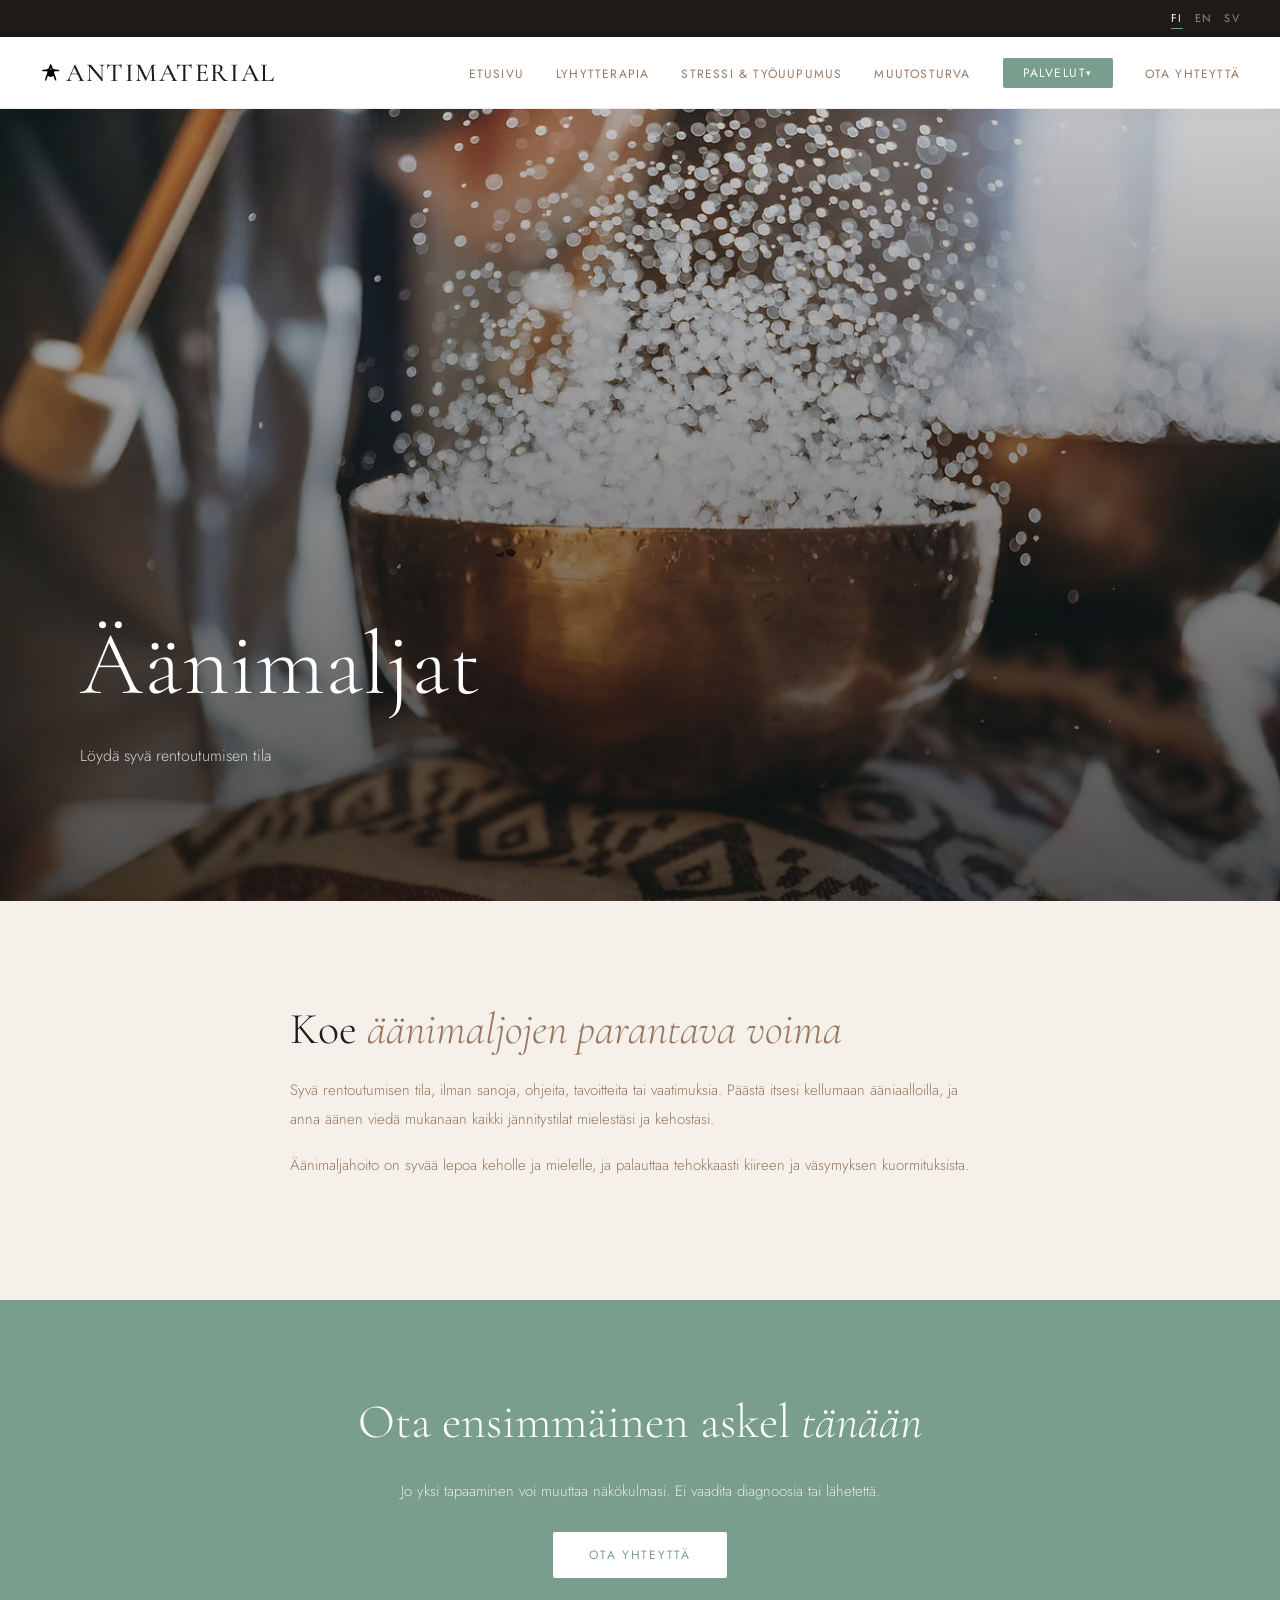
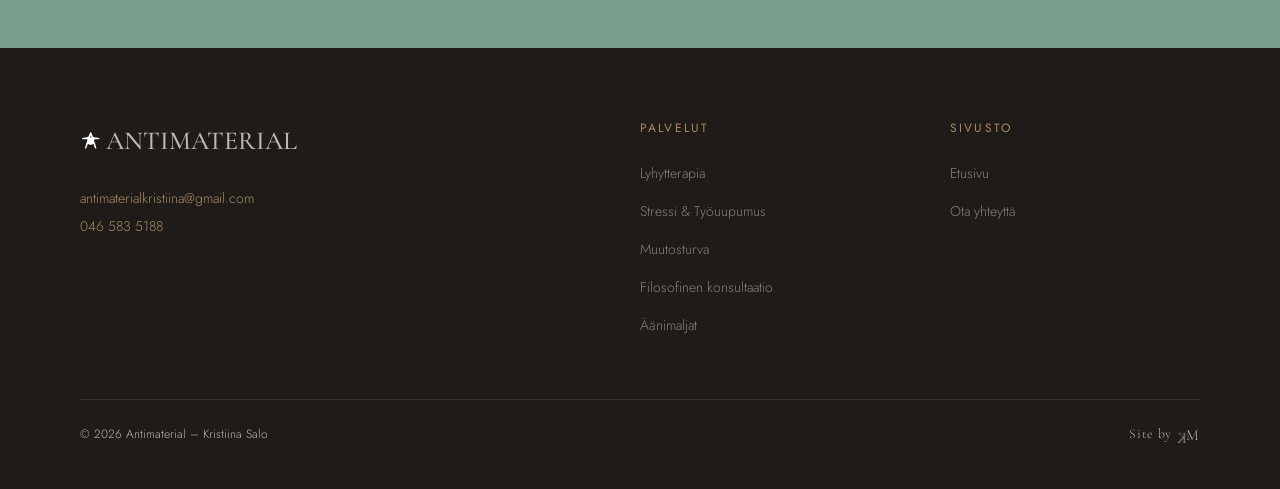
<file: aanimalja.html>
<!DOCTYPE html>
<html lang="fi">
<head>
  <meta charset="UTF-8" />
  <meta name="viewport" content="width=device-width, initial-scale=1.0" />
  <title>Äänimaljat – Antimaterial</title>
  
  <!-- SEO Meta Tags -->
  <meta name="description" content="Äänimaljahoitoja Kouvolassa. Rentouttava äänimaljahoito stressiin, kehon jännityksiin ja mielen rauhoittamiseen. Varaa aika Kristiina Salo." />
  <meta name="robots" content="index, follow" />
  <meta name="keywords" content="äänimaljat, äänimaljahoito, sound healing, rentoutuminen, stressin lievitys, unettomuus, Kouvola, hyvinvointi" />
  <meta name="author" content="Kristiina Salo" />
  
  <!-- Canonical URL -->
  <link rel="canonical" href="https://antimaterial.fi/aanimalja.html" />
  
  <!-- Open Graph -->
  <meta property="og:title" content="Äänimaljat – Antimaterial" />
  <meta property="og:description" content="Rentouttava äänimaljahoito stressiin, kehon jännityksiin ja mielen rauhoittamiseen. Varaa aika Kouvolassa." />
  <meta property="og:url" content="https://antimaterial.fi/aanimalja.html" />
  <meta property="og:type" content="website" />
  <meta property="og:site_name" content="Antimaterial" />
  <meta property="og:locale" content="fi_FI" />
  <meta property="og:image" content="https://antimaterial.fi/assets/img/hero.jpg" />
  <meta property="og:image:width" content="1920" />
  <meta property="og:image:height" content="1080" />
  
  <!-- Twitter Card -->
  <meta name="twitter:card" content="summary_large_image" />
  <meta name="twitter:title" content="Äänimaljat – Antimaterial" />
  <meta name="twitter:description" content="Rentouttava äänimaljahoito stressiin, kehon jännityksiin ja mielen rauhoittamiseen." />
  <meta name="twitter:image" content="https://antimaterial.fi/assets/img/hero.jpg" />
  
  <link rel="preconnect" href="https://fonts.googleapis.com" />
  <link rel="preconnect" href="https://fonts.gstatic.com" crossorigin />
  <link href="https://fonts.googleapis.com/css2?family=Cormorant+Garamond:ital,wght@0,300;0,400;0,500;0,600;1,300;1,400&family=Jost:wght@300;400;500&display=swap" rel="stylesheet" />
  <link rel="stylesheet" href="assets/css/main.css" />
  <link rel="stylesheet" href="assets/css/nav.css" />
  <link rel="stylesheet" href="assets/css/sections.css" />
  <link rel="stylesheet" href="assets/css/mobile.css" />
  <link rel="icon" type="image/svg+xml" href="assets/img/antimaterial_A_favicon.svg" />
</head>

<body data-active-lang="fi">

  <header class="site-header">
  <div class="top-bar">
    <div class="lang-switcher">
      <button class="active" data-lang-btn="fi" onclick="setLang('fi')">FI</button>
      <button data-lang-btn="en" onclick="setLang('en')">EN</button>
      <button data-lang-btn="sv" onclick="setLang('sv')">SV</button>
    </div>
  </div>

  <nav>
    <a href="index.html" class="nav-logo">
      <img src="assets/img/antimaterial_A.svg" alt="Antimaterial logo" style="width: 22px; height: 22px; margin-right: 4px;" />
      Antimaterial
    </a>
    <button class="hamburger" id="hamburger" aria-label="Menu">
      <span></span><span></span><span></span>
    </button>
    <ul class="nav-links" id="nav-links">
      <li><a href="index.html"><span data-lang="fi">Etusivu</span><span data-lang="en">Home page</span><span data-lang="sv">Hem</span></a></li>
      <li><a href="lyhytterapia.html"><span data-lang="fi">Lyhytterapia</span><span data-lang="en">Brief therapy</span><span data-lang="sv">Korttidsterapi</span></a></li>
      <li><a href="stressi.html"><span data-lang="fi">Stressi &amp; Työuupumus</span><span data-lang="en">Stress &amp; Burnout</span><span data-lang="sv">Stress och utbrändhet</span></a></li>
      <li><a href="muutosturva.html"><span data-lang="fi">Muutosturva</span><span data-lang="en">Life changes</span><span data-lang="sv">Livsförändring</span></a></li>
      <li class="nav-dropdown">
        <a href="#"><span data-lang="fi">Palvelut</span><span data-lang="en">Services</span><span data-lang="sv">Tjänster</span></a>
        <ul class="dropdown-menu">
          <li><a href="filosofinen.html"><span data-lang="fi">Filosofinen konsultaatio</span><span data-lang="en">Philosophical consultation</span><span data-lang="sv">Filosofisk konsultation</span></a></li>
          <li><a href="aanimalja.html"><span data-lang="fi">Äänimaljat</span><span data-lang="en">Singing bowls</span><span data-lang="sv">Sjungande skålar</span></a></li>
        </ul>
      </li>
      <li><a href="yhteystiedot.html"><span data-lang="fi">Ota yhteyttä</span><span data-lang="en">Contact us</span><span data-lang="sv">Kontakta oss</span></a></li>
    </ul>
  </nav>

  </header>
  <section class="page-hero">
    <div class="page-hero-bg" style="background-image: url('assets/img/aanimaljat.avif')"></div>
    <div class="page-hero-content">
      <h1 data-lang="fi">Äänimaljat</h1>
      <h1 data-lang="en">Singing <em>bowls</em></h1>
      <h1 data-lang="sv">Sjungande <em>skålar</em></h1>
      <p class="page-hero-sub" data-lang="fi">Löydä syvä rentoutumisen tila</p>
      <p class="page-hero-sub" data-lang="en">Find a deep state of relaxation</p>
      <p class="page-hero-sub" data-lang="sv">Hitta ett djupt tillstånd av avslappning</p>
    </div>
  </section>

  <section class="page-content fade-in">
    <h2 data-lang="fi">Koe <em>äänimaljojen parantava voima</em></h2>
    <h2 data-lang="en">Experience <em>the healing power of singing bowls</em></h2>
    <h2 data-lang="sv">Upplev <em>den helande kraften hos klangskålar</em></h2>

    <p data-lang="fi">Syvä rentoutumisen tila, ilman sanoja, ohjeita, tavoitteita tai vaatimuksia. Päästä itsesi kellumaan ääniaalloilla, ja anna äänen viedä mukanaan kaikki jännitystilat mielestäsi ja kehostasi.</p>
    <p data-lang="en">A state of deep relaxation, without words, instructions, goals or demands. Let yourself float on the sound waves, and let the sound carry away all the tension from your mind and body.</p>
    <p data-lang="sv">Ett tillstånd av djup avslappning, utan ord, instruktioner, mål eller krav. Låt dig själv sväva på ljudvågorna och låt ljudet föra bort all spänning från ditt sinne och din kropp.</p>

    <p data-lang="fi">Äänimaljahoito on syvää lepoa keholle ja mielelle, ja palauttaa tehokkaasti kiireen ja väsymyksen kuormituksista.</p>
    <p data-lang="en">Sound bowl therapy is a deep rest for the body and mind, and effectively restores the rush and fatigue from the stresses.</p>
    <p data-lang="sv">Klangskålsterapi är en djup vila för kropp och själ, och återställer effektivt ruset och tröttheten från stress.</p>
  </section>

  <section class="cta-banner fade-in">
    <h2 data-lang="fi">Ota ensimmäinen askel <em>tänään</em></h2>
    <h2 data-lang="en">Take the first step <em>today</em></h2>
    <h2 data-lang="sv">Ta det första steget <em>idag</em></h2>
    <p data-lang="fi">Jo yksi tapaaminen voi muuttaa näkökulmasi. Ei vaadita diagnoosia tai lähetettä.</p>
    <p data-lang="en">Even one meeting can change your perspective. No diagnosis or referral required.</p>
    <p data-lang="sv">Redan ett möte kan förändra ditt perspektiv. Ingen diagnos eller remiss krävs.</p>
    <a href="yhteystiedot.html" class="btn-white">
      <span data-lang="fi">Ota yhteyttä</span>
      <span data-lang="en">Contact us</span>
      <span data-lang="sv">Kontakta oss</span>
    </a>
  </section>

  <footer>
    <div class="footer-grid">
      <div class="footer-brand">
        <div class="brand-name">
          <img src="assets/img/antimaterial_A.svg" alt="Antimaterial logo" style="width: 22px; height: 22px; margin-right: 4px; filter: brightness(0) invert(1);" />
          Antimaterial
        </div>
        <div class="contact-info">
          <div><a href="mailto:antimaterialkristiina@gmail.com">antimaterialkristiina@gmail.com</a></div>
          <div><a href="tel:+358465835188">046 583 5188</a></div>
        </div>
      </div>
      <div class="footer-col">
        <h4 data-lang="fi">Palvelut</h4><h4 data-lang="en">Services</h4><h4 data-lang="sv">Tjänster</h4>
        <ul>
          <li><a href="lyhytterapia.html"><span data-lang="fi">Lyhytterapia</span><span data-lang="en">Brief therapy</span><span data-lang="sv">Korttidsterapi</span></a></li>
          <li><a href="stressi.html"><span data-lang="fi">Stressi &amp; Työuupumus</span><span data-lang="en">Stress &amp; Burnout</span><span data-lang="sv">Stress och utbrändhet</span></a></li>
          <li><a href="muutosturva.html"><span data-lang="fi">Muutosturva</span><span data-lang="en">Life changes</span><span data-lang="sv">Livsförändring</span></a></li>
          <li><a href="filosofinen.html"><span data-lang="fi">Filosofinen konsultaatio</span><span data-lang="en">Philosophical consultation</span><span data-lang="sv">Filosofisk konsultation</span></a></li>
          <li><a href="aanimalja.html"><span data-lang="fi">Äänimaljat</span><span data-lang="en">Singing bowls</span><span data-lang="sv">Sjungande skålar</span></a></li>
        </ul>
      </div>
      <div class="footer-col">
        <h4 data-lang="fi">Sivusto</h4><h4 data-lang="en">Site</h4><h4 data-lang="sv">Webbplats</h4>
        <ul>
          <li><a href="index.html"><span data-lang="fi">Etusivu</span><span data-lang="en">Home page</span><span data-lang="sv">Hem</span></a></li>
          <li><a href="yhteystiedot.html"><span data-lang="fi">Ota yhteyttä</span><span data-lang="en">Contact us</span><span data-lang="sv">Kontakta oss</span></a></li>
        </ul>
      </div>
    </div>
    <div class="footer-bottom">
      <span>© <span id="copy-year"></span> Antimaterial – Kristiina Salo</span>
      <div class="dev-brand">
        Site by <a href="https://mkrapo.dev/" target="_blank" rel="noopener noreferrer" class="dev-link"><span class="dev-k">K</span><span class="dev-m">M</span></a>
      </div>
    </div>
  </footer>

  <script src="assets/js/main.js"></script>
</body>
</html>
</file>
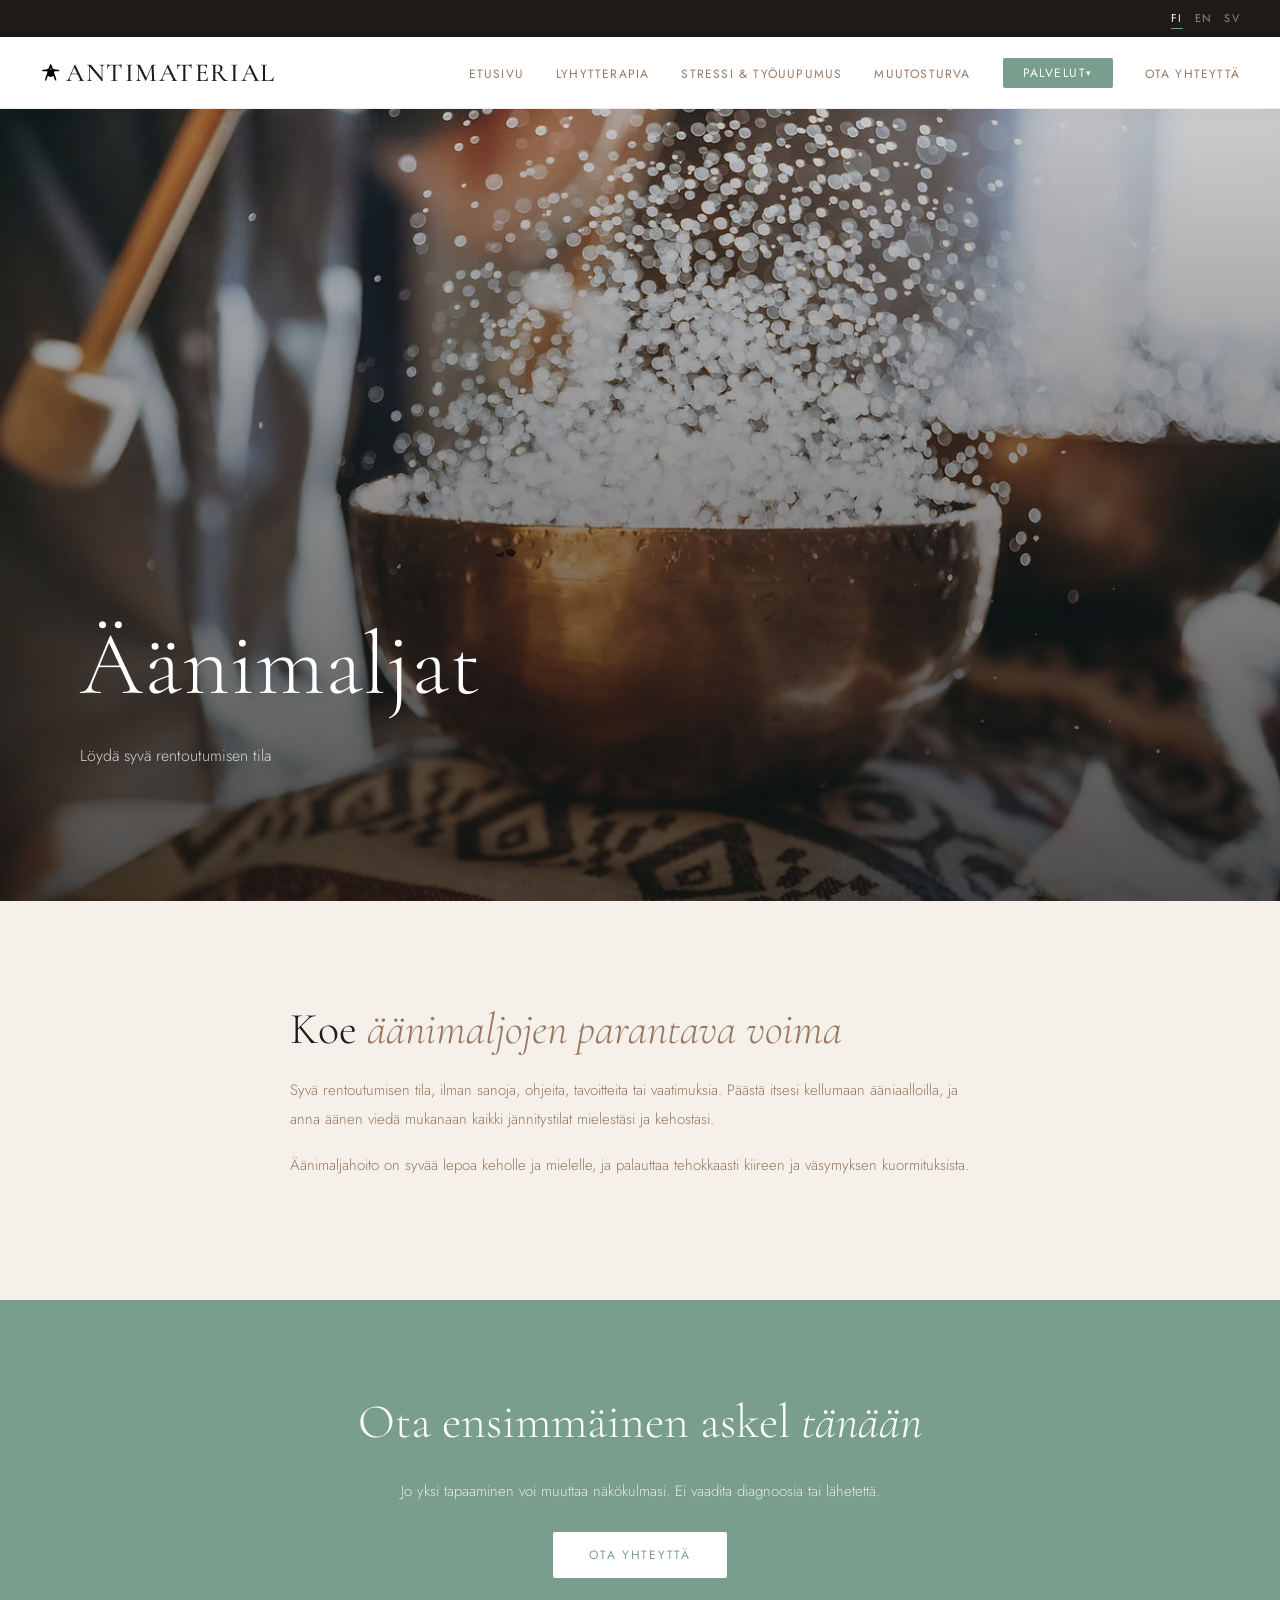
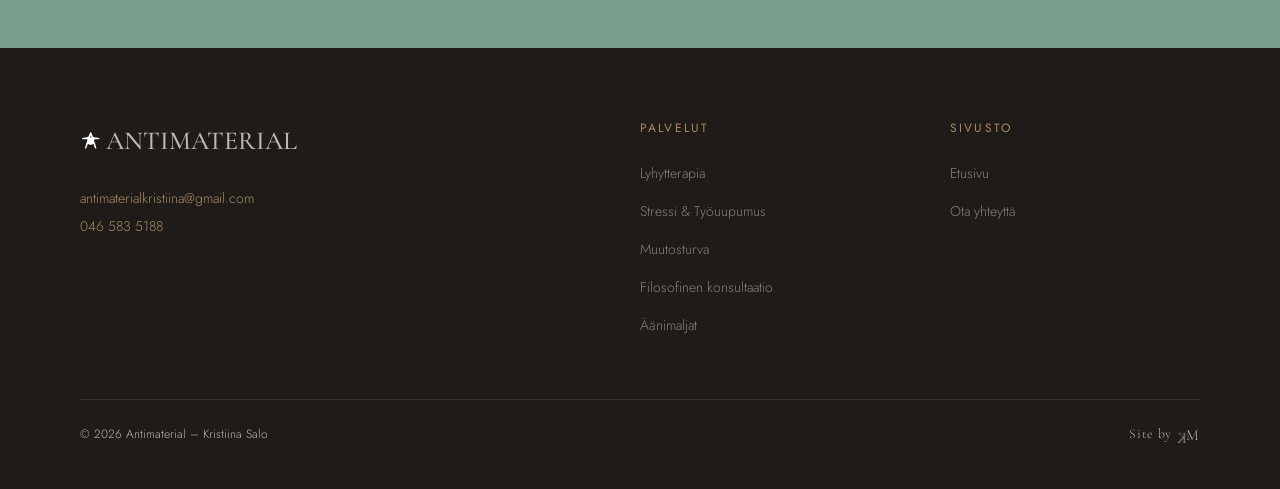
<file: aanimaljat.html>
<!DOCTYPE html>
<html lang="fi">
<head>
  <meta charset="UTF-8" />
  <meta name="viewport" content="width=device-width, initial-scale=1.0" />
  <title>Äänimaljat – Antimaterial</title>
  
  <!-- SEO Meta Tags -->
  <meta name="description" content="Äänimaljahoitoja Kouvolassa. Rentouttava äänimaljahoito stressiin, kehon jännityksiin ja mielen rauhoittamiseen. Varaa aika Kristiina Salo." />
  <meta name="robots" content="index, follow" />
  <meta name="keywords" content="äänimaljat, äänimaljahoito, sound healing, rentoutuminen, stressin lievitys, unettomuus, Kouvola, hyvinvointi" />
  <meta name="author" content="Kristiina Salo" />
  
  <!-- Canonical URL -->
  <link rel="canonical" href="https://antimaterial.fi/aanimalja" />
  
  <!-- Open Graph -->
  <meta property="og:title" content="Äänimaljat – Antimaterial" />
  <meta property="og:description" content="Rentouttava äänimaljahoito stressiin, kehon jännityksiin ja mielen rauhoittamiseen. Varaa aika Kouvolassa." />
  <meta property="og:url" content="https://antimaterial.fi/aanimaljat" />
  <meta property="og:type" content="website" />
  <meta property="og:site_name" content="Antimaterial" />
  <meta property="og:locale" content="fi_FI" />
  <meta property="og:image" content="https://antimaterial.fi/assets/img/hero.jpg" />
  <meta property="og:image:width" content="1920" />
  <meta property="og:image:height" content="1080" />
  
  <!-- Twitter Card -->
  <meta name="twitter:card" content="summary_large_image" />
  <meta name="twitter:title" content="Äänimaljat – Antimaterial" />
  <meta name="twitter:description" content="Rentouttava äänimaljahoito stressiin, kehon jännityksiin ja mielen rauhoittamiseen." />
  <meta name="twitter:image" content="https://antimaterial.fi/assets/img/hero.jpg" />
  
  <link rel="preconnect" href="https://fonts.googleapis.com" />
  <link rel="preconnect" href="https://fonts.gstatic.com" crossorigin />
  <link href="https://fonts.googleapis.com/css2?family=Cormorant+Garamond:ital,wght@0,300;0,400;0,500;0,600;1,300;1,400&family=Jost:wght@300;400;500&display=swap" rel="stylesheet" />
  <link rel="stylesheet" href="assets/css/main.css" />
  <link rel="stylesheet" href="assets/css/nav.css" />
  <link rel="stylesheet" href="assets/css/sections.css" />
  <link rel="stylesheet" href="assets/css/mobile.css" />
  <link rel="icon" type="image/svg+xml" href="assets/img/antimaterial_A_favicon.svg" />
</head>

<body data-active-lang="fi">

  <header class="site-header">
  <div class="top-bar">
    <div class="lang-switcher">
      <button class="active" data-lang-btn="fi" onclick="setLang('fi')">FI</button>
      <button data-lang-btn="en" onclick="setLang('en')">EN</button>
      <button data-lang-btn="sv" onclick="setLang('sv')">SV</button>
    </div>
  </div>

  <nav>
    <a href="index.html" class="nav-logo">
      <img src="assets/img/antimaterial_A.svg" alt="Antimaterial logo" style="width: 22px; height: 22px; margin-right: 4px;" />
      Antimaterial
    </a>
    <button class="hamburger" id="hamburger" aria-label="Menu">
      <span></span><span></span><span></span>
    </button>
    <ul class="nav-links" id="nav-links">
      <li><a href="index.html"><span data-lang="fi">Etusivu</span><span data-lang="en">Home page</span><span data-lang="sv">Hem</span></a></li>
      <li><a href="lyhytterapia.html"><span data-lang="fi">Lyhytterapia</span><span data-lang="en">Brief therapy</span><span data-lang="sv">Korttidsterapi</span></a></li>
      <li><a href="stressi.html"><span data-lang="fi">Stressi &amp; Työuupumus</span><span data-lang="en">Stress &amp; Burnout</span><span data-lang="sv">Stress och utbrändhet</span></a></li>
      <li><a href="muutosturva.html"><span data-lang="fi">Muutosturva</span><span data-lang="en">Life changes</span><span data-lang="sv">Livsförändring</span></a></li>
      <li class="nav-dropdown">
        <a href="#"><span data-lang="fi">Palvelut</span><span data-lang="en">Services</span><span data-lang="sv">Tjänster</span></a>
        <ul class="dropdown-menu">
          <li><a href="filosofinen-konsultaatio.html"><span data-lang="fi">Filosofinen konsultaatio</span><span data-lang="en">Philosophical consultation</span><span data-lang="sv">Filosofisk konsultation</span></a></li>
          <li><a href="aanimaljat.html"><span data-lang="fi">Äänimaljat</span><span data-lang="en">Singing bowls</span><span data-lang="sv">Sjungande skålar</span></a></li>
        </ul>
      </li>
      <li><a href="yhteystiedot.html"><span data-lang="fi">Ota yhteyttä</span><span data-lang="en">Contact us</span><span data-lang="sv">Kontakta oss</span></a></li>
    </ul>
  </nav>

  </header>
  <section class="page-hero">
    <div class="page-hero-bg" style="background-image: url('assets/img/aanimaljat.avif')"></div>
    <div class="page-hero-content">
      <h1 data-lang="fi">Äänimaljat</h1>
      <h1 data-lang="en">Singing <em>bowls</em></h1>
      <h1 data-lang="sv">Sjungande <em>skålar</em></h1>
      <p class="page-hero-sub" data-lang="fi">Löydä syvä rentoutumisen tila</p>
      <p class="page-hero-sub" data-lang="en">Find a deep state of relaxation</p>
      <p class="page-hero-sub" data-lang="sv">Hitta ett djupt tillstånd av avslappning</p>
    </div>
  </section>

  <section class="page-content fade-in">
    <h2 data-lang="fi">Koe <em>äänimaljojen parantava voima</em></h2>
    <h2 data-lang="en">Experience <em>the healing power of singing bowls</em></h2>
    <h2 data-lang="sv">Upplev <em>den helande kraften hos klangskålar</em></h2>

    <p data-lang="fi">Syvä rentoutumisen tila, ilman sanoja, ohjeita, tavoitteita tai vaatimuksia. Päästä itsesi kellumaan ääniaalloilla, ja anna äänen viedä mukanaan kaikki jännitystilat mielestäsi ja kehostasi.</p>
    <p data-lang="en">A state of deep relaxation, without words, instructions, goals or demands. Let yourself float on the sound waves, and let the sound carry away all the tension from your mind and body.</p>
    <p data-lang="sv">Ett tillstånd av djup avslappning, utan ord, instruktioner, mål eller krav. Låt dig själv sväva på ljudvågorna och låt ljudet föra bort all spänning från ditt sinne och din kropp.</p>

    <p data-lang="fi">Äänimaljahoito on syvää lepoa keholle ja mielelle, ja palauttaa tehokkaasti kiireen ja väsymyksen kuormituksista.</p>
    <p data-lang="en">Sound bowl therapy is a deep rest for the body and mind, and effectively restores the rush and fatigue from the stresses.</p>
    <p data-lang="sv">Klangskålsterapi är en djup vila för kropp och själ, och återställer effektivt ruset och tröttheten från stress.</p>
  </section>

  <section class="cta-banner fade-in">
    <h2 data-lang="fi">Ota ensimmäinen askel <em>tänään</em></h2>
    <h2 data-lang="en">Take the first step <em>today</em></h2>
    <h2 data-lang="sv">Ta det första steget <em>idag</em></h2>
    <p data-lang="fi">Jo yksi tapaaminen voi muuttaa näkökulmasi. Ei vaadita diagnoosia tai lähetettä.</p>
    <p data-lang="en">Even one meeting can change your perspective. No diagnosis or referral required.</p>
    <p data-lang="sv">Redan ett möte kan förändra ditt perspektiv. Ingen diagnos eller remiss krävs.</p>
    <a href="yhteystiedot.html" class="btn-white">
      <span data-lang="fi">Ota yhteyttä</span>
      <span data-lang="en">Contact us</span>
      <span data-lang="sv">Kontakta oss</span>
    </a>
  </section>

  <footer>
    <div class="footer-grid">
      <div class="footer-brand">
        <div class="brand-name">
          <img src="assets/img/antimaterial_A.svg" alt="Antimaterial logo" style="width: 22px; height: 22px; margin-right: 4px; filter: brightness(0) invert(1);" />
          Antimaterial
        </div>
        <div class="contact-info">
          <div><a href="mailto:antimaterialkristiina@gmail.com">antimaterialkristiina@gmail.com</a></div>
          <div><a href="tel:+358465835188">046 583 5188</a></div>
        </div>
      </div>
      <div class="footer-col">
        <h4 data-lang="fi">Palvelut</h4><h4 data-lang="en">Services</h4><h4 data-lang="sv">Tjänster</h4>
        <ul>
          <li><a href="lyhytterapia.html"><span data-lang="fi">Lyhytterapia</span><span data-lang="en">Brief therapy</span><span data-lang="sv">Korttidsterapi</span></a></li>
          <li><a href="stressi.html"><span data-lang="fi">Stressi &amp; Työuupumus</span><span data-lang="en">Stress &amp; Burnout</span><span data-lang="sv">Stress och utbrändhet</span></a></li>
          <li><a href="muutosturva.html"><span data-lang="fi">Muutosturva</span><span data-lang="en">Life changes</span><span data-lang="sv">Livsförändring</span></a></li>
          <li><a href="filosofinen-konsultaatio.html"><span data-lang="fi">Filosofinen konsultaatio</span><span data-lang="en">Philosophical consultation</span><span data-lang="sv">Filosofisk konsultation</span></a></li>
          <li><a href="aanimaljat.html"><span data-lang="fi">Äänimaljat</span><span data-lang="en">Singing bowls</span><span data-lang="sv">Sjungande skålar</span></a></li>
        </ul>
      </div>
      <div class="footer-col">
        <h4 data-lang="fi">Sivusto</h4><h4 data-lang="en">Site</h4><h4 data-lang="sv">Webbplats</h4>
        <ul>
          <li><a href="index.html"><span data-lang="fi">Etusivu</span><span data-lang="en">Home page</span><span data-lang="sv">Hem</span></a></li>
          <li><a href="yhteystiedot.html"><span data-lang="fi">Ota yhteyttä</span><span data-lang="en">Contact us</span><span data-lang="sv">Kontakta oss</span></a></li>
        </ul>
      </div>
    </div>
    <div class="footer-bottom">
      <span>© <span id="copy-year"></span> Antimaterial – Kristiina Salo</span>
      <div class="dev-brand">
        Site by <a href="https://mkrapo.dev/" target="_blank" rel="noopener noreferrer" class="dev-link"><span class="dev-k">K</span><span class="dev-m">M</span></a>
      </div>
    </div>
  </footer>

  <script src="assets/js/main.js"></script>
</body>
</html>
</file>
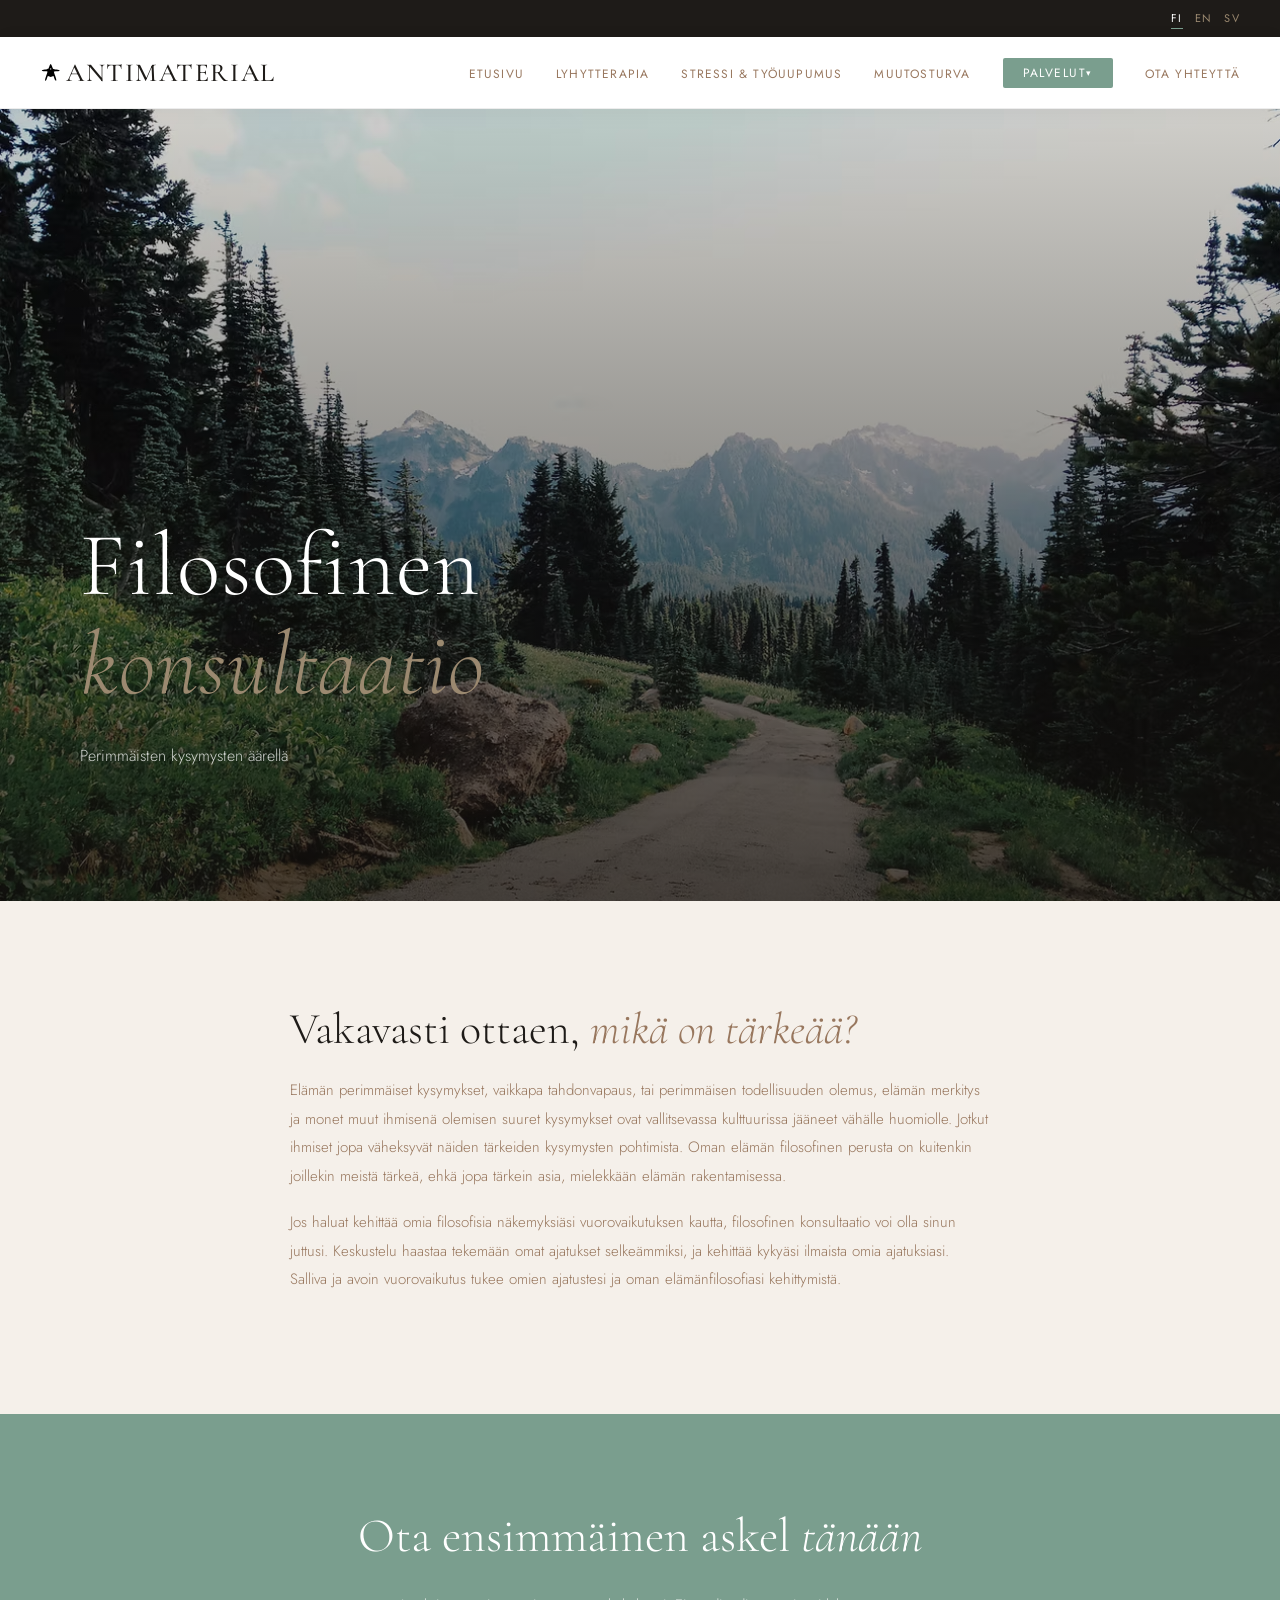
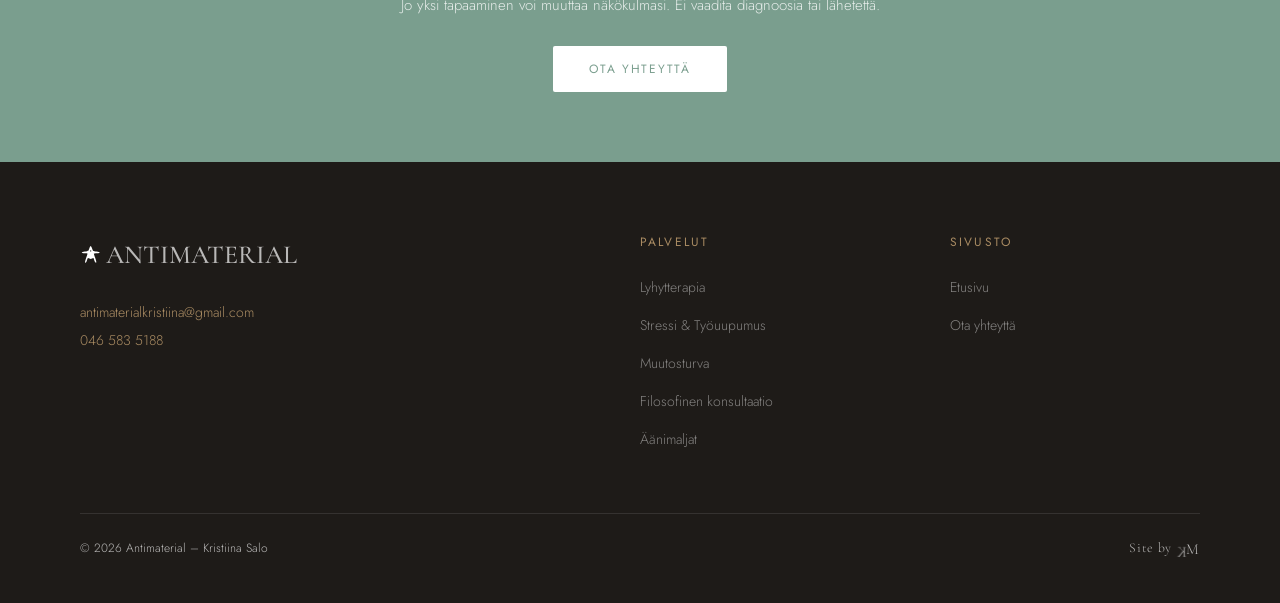
<file: filosofinen-konsultaatio.html>
<!DOCTYPE html>
<html lang="fi">
<head>
  <meta charset="UTF-8" />
  <meta name="viewport" content="width=device-width, initial-scale=1.0" />
  <title>Filosofinen konsultaatio – Antimaterial</title>
  
  <!-- SEO Meta Tags -->
  <meta name="description" content="Filosofista konsultaatiota Kouvolassa. Filosofinen terapia elämänkysymyksiin, arvoihin ja merkitykseen. Varaa aika Kristiina Salo." />
  <meta name="robots" content="index, follow" />
  <meta name="keywords" content="filosofinen konsultaatio, filosofinen terapia, eksistentialismi, elämänkysymykset, merkitys, arvot, Kouvola" />
  <meta name="author" content="Kristiina Salo" />
  
  <!-- Canonical URL -->
  <link rel="canonical" href="https://antimaterial.fi/filosofinen-konsultaatio" />
  
  <!-- Open Graph -->
  <meta property="og:title" content="Filosofinen konsultaatio – Antimaterial" />
  <meta property="og:description" content="Filosofista konsultaatiota elämänkysymyksiin, arvoihin ja merkitykseen. Varaa aika Kouvolassa." />
  <meta property="og:url" content="https://antimaterial.fi/filosofinen-konsultaatio"/>
  <meta property="og:type" content="website" />
  <meta property="og:site_name" content="Antimaterial" />
  <meta property="og:locale" content="fi_FI" />
  <meta property="og:image" content="https://antimaterial.fi/assets/img/hero.jpg" />
  <meta property="og:image:width" content="1920" />
  <meta property="og:image:height" content="1080" />
  
  <!-- Twitter Card -->
  <meta name="twitter:card" content="summary_large_image" />
  <meta name="twitter:title" content="Filosofinen konsultaatio – Antimaterial" />
  <meta name="twitter:description" content="Filosofista konsultaatiota elämänkysymyksiin, arvoihin ja merkitykseen." />
  <meta name="twitter:image" content="https://antimaterial.fi/assets/img/hero.jpg" />
  
  <link rel="preconnect" href="https://fonts.googleapis.com" />
  <link rel="preconnect" href="https://fonts.gstatic.com" crossorigin />
  <link href="https://fonts.googleapis.com/css2?family=Cormorant+Garamond:ital,wght@0,300;0,400;0,500;0,600;1,300;1,400&family=Jost:wght@300;400;500&display=swap" rel="stylesheet" />
  <link rel="stylesheet" href="assets/css/main.css" />
  <link rel="stylesheet" href="assets/css/nav.css" />
  <link rel="stylesheet" href="assets/css/sections.css" />
  <link rel="stylesheet" href="assets/css/mobile.css" />
  <link rel="icon" type="image/svg+xml" href="assets/img/antimaterial_A_favicon.svg" />
</head>

<body data-active-lang="fi">

  <header class="site-header">
  <div class="top-bar">
    <div class="lang-switcher">
      <button class="active" data-lang-btn="fi" onclick="setLang('fi')">FI</button>
      <button data-lang-btn="en" onclick="setLang('en')">EN</button>
      <button data-lang-btn="sv" onclick="setLang('sv')">SV</button>
    </div>
  </div>

  <nav>
    <a href="index.html" class="nav-logo">
      <img src="assets/img/antimaterial_A.svg" alt="Antimaterial logo" style="width: 22px; height: 22px; margin-right: 4px;" />
      Antimaterial
    </a>
    <button class="hamburger" id="hamburger" aria-label="Menu">
      <span></span><span></span><span></span>
    </button>
    <ul class="nav-links" id="nav-links">
      <li><a href="index.html"><span data-lang="fi">Etusivu</span><span data-lang="en">Home page</span><span data-lang="sv">Hem</span></a></li>
      <li><a href="lyhytterapia.html"><span data-lang="fi">Lyhytterapia</span><span data-lang="en">Brief therapy</span><span data-lang="sv">Korttidsterapi</span></a></li>
      <li><a href="stressi.html"><span data-lang="fi">Stressi &amp; Työuupumus</span><span data-lang="en">Stress &amp; Burnout</span><span data-lang="sv">Stress och utbrändhet</span></a></li>
      <li><a href="muutosturva.html"><span data-lang="fi">Muutosturva</span><span data-lang="en">Life changes</span><span data-lang="sv">Livsförändring</span></a></li>
      <li class="nav-dropdown">
        <a href="#"><span data-lang="fi">Palvelut</span><span data-lang="en">Services</span><span data-lang="sv">Tjänster</span></a>
        <ul class="dropdown-menu">
          <li><a href="filosofinen-konsultaatio.html"><span data-lang="fi">Filosofinen konsultaatio</span><span data-lang="en">Philosophical consultation</span><span data-lang="sv">Filosofisk konsultation</span></a></li>
          <li><a href="aanimaljat.html"><span data-lang="fi">Äänimaljat</span><span data-lang="en">Singing bowls</span><span data-lang="sv">Sjungande skålar</span></a></li>
        </ul>
      </li>
      <li><a href="yhteystiedot.html"><span data-lang="fi">Ota yhteyttä</span><span data-lang="en">Contact us</span><span data-lang="sv">Kontakta oss</span></a></li>
    </ul>
  </nav>

  </header>
  <section class="page-hero">
    <div class="page-hero-bg" style="background-image: url('assets/img/filosofinen.avif')"></div>
    <div class="page-hero-content">
      <h1 data-lang="fi">Filosofinen <em>konsultaatio</em></h1>
      <h1 data-lang="en">Philosophical <em>consultation</em></h1>
      <h1 data-lang="sv">Filosofisk <em>konsultation</em></h1>
      <p class="page-hero-sub" data-lang="fi">Perimmäisten kysymysten äärellä</p>
      <p class="page-hero-sub" data-lang="en">On the verge of fundamental questions</p>
      <p class="page-hero-sub" data-lang="sv">På gränsen till grundläggande frågor</p>
    </div>
  </section>

  <section class="page-content fade-in">
    <h2 data-lang="fi">Vakavasti ottaen, <em>mikä on tärkeää?</em></h2>
    <h2 data-lang="en">Seriously, <em>what is important?</em></h2>
    <h2 data-lang="sv">Seriöst, <em>vad är viktigt?</em></h2>

    <p data-lang="fi">Elämän perimmäiset kysymykset, vaikkapa tahdonvapaus, tai perimmäisen todellisuuden olemus, elämän merkitys ja monet muut ihmisenä olemisen suuret kysymykset ovat vallitsevassa kulttuurissa jääneet vähälle huomiolle. Jotkut ihmiset jopa väheksyvät näiden tärkeiden kysymysten pohtimista. Oman elämän filosofinen perusta on kuitenkin joillekin meistä tärkeä, ehkä jopa tärkein asia, mielekkään elämän rakentamisessa.</p>
    <p data-lang="en">The ultimate questions of life — free will, the nature of ultimate reality, the meaning of existence, and many other great questions of being human — have received little attention in today's culture. Some people even dismiss the value of reflecting on these questions altogether.</p>
    <p data-lang="sv">Livets yttersta frågor, såsom fri vilja, eller den yttersta verklighetens essens, meningen med livet och många andra stora frågor om att vara människa, har fått liten uppmärksamhet i den rådande kulturen. Vissa människor försummar till och med att fundera över dessa viktiga frågor. Men för vissa av oss är den filosofiska grunden i vårt eget liv viktig, kanske till och med det viktigaste, för att bygga ett meningsfullt liv.</p>

    <p data-lang="fi">Jos haluat kehittää omia filosofisia näkemyksiäsi vuorovaikutuksen kautta, filosofinen konsultaatio voi olla sinun juttusi. Keskustelu haastaa tekemään omat ajatukset selkeämmiksi, ja kehittää kykyäsi ilmaista omia ajatuksiasi. Salliva ja avoin vuorovaikutus tukee omien ajatustesi ja oman elämänfilosofiasi kehittymistä.</p>
    <p data-lang="en">Yet for some of us, the philosophical foundation of our own life matters deeply, perhaps more than anything else, in building a life that feels meaningful. If you want to develop your philosophical views through conversation, philosophical consultation may be right for you. Dialogue challenges you to sharpen your thinking and find clearer ways to express your ideas. A open and non-judgmental exchange supports the growth of your own thought and your personal philosophy of life.</p>
    <p data-lang="sv">Om du vill utveckla dina egna filosofiska åsikter genom interaktion kan filosofisk konsultation vara något för dig. Diskussionen utmanar dig att förtydliga dina egna tankar och utvecklar din förmåga att uttrycka dem. Tillåtande och öppen interaktion stöder utvecklingen av dina egna tankar och din livsfilosofi.</p>

  </section>

  <section class="cta-banner fade-in">
    <h2 data-lang="fi">Ota ensimmäinen askel <em>tänään</em></h2>
    <h2 data-lang="en">Take the first step <em>today</em></h2>
    <h2 data-lang="sv">Ta det första steget <em>idag</em></h2>
    <p data-lang="fi">Jo yksi tapaaminen voi muuttaa näkökulmasi. Ei vaadita diagnoosia tai lähetettä.</p>
    <p data-lang="en">Even one meeting can change your perspective. No diagnosis or referral required.</p>
    <p data-lang="sv">Redan ett möte kan förändra ditt perspektiv. Ingen diagnos eller remiss krävs.</p>
    <a href="yhteystiedot.html" class="btn-white">
      <span data-lang="fi">Ota yhteyttä</span>
      <span data-lang="en">Contact us</span>
      <span data-lang="sv">Kontakta oss</span>
    </a>
  </section>

  <footer>
    <div class="footer-grid">
      <div class="footer-brand">
        <div class="brand-name">
          <img src="assets/img/antimaterial_A.svg" alt="Antimaterial logo" style="width: 22px; height: 22px; margin-right: 4px; filter: brightness(0) invert(1);" />
          Antimaterial
        </div>
        <div class="contact-info">
          <div><a href="mailto:antimaterialkristiina@gmail.com">antimaterialkristiina@gmail.com</a></div>
          <div><a href="tel:+358465835188">046 583 5188</a></div>
        </div>
      </div>
      <div class="footer-col">
        <h4 data-lang="fi">Palvelut</h4><h4 data-lang="en">Services</h4><h4 data-lang="sv">Tjänster</h4>
        <ul>
          <li><a href="lyhytterapia.html"><span data-lang="fi">Lyhytterapia</span><span data-lang="en">Brief therapy</span><span data-lang="sv">Korttidsterapi</span></a></li>
          <li><a href="stressi.html"><span data-lang="fi">Stressi &amp; Työuupumus</span><span data-lang="en">Stress &amp; Burnout</span><span data-lang="sv">Stress och utbrändhet</span></a></li>
          <li><a href="muutosturva.html"><span data-lang="fi">Muutosturva</span><span data-lang="en">Life changes</span><span data-lang="sv">Livsförändring</span></a></li>
          <li><a href="filosofinen-konsultaatio.html"><span data-lang="fi">Filosofinen konsultaatio</span><span data-lang="en">Philosophical consultation</span><span data-lang="sv">Filosofisk konsultation</span></a></li>
          <li><a href="aanimaljat.html"><span data-lang="fi">Äänimaljat</span><span data-lang="en">Singing bowls</span><span data-lang="sv">Sjungande skålar</span></a></li>
        </ul>
      </div>
      <div class="footer-col">
        <h4 data-lang="fi">Sivusto</h4><h4 data-lang="en">Site</h4><h4 data-lang="sv">Webbplats</h4>
        <ul>
          <li><a href="index.html"><span data-lang="fi">Etusivu</span><span data-lang="en">Home page</span><span data-lang="sv">Hem</span></a></li>
          <li><a href="yhteystiedot.html"><span data-lang="fi">Ota yhteyttä</span><span data-lang="en">Contact us</span><span data-lang="sv">Kontakta oss</span></a></li>
        </ul>
      </div>
    </div>
    <div class="footer-bottom">
      <span>© <span id="copy-year"></span> Antimaterial – Kristiina Salo</span>
      <div class="dev-brand">
        Site by <a href="https://mkrapo.dev/" target="_blank" rel="noopener noreferrer" class="dev-link"><span class="dev-k">K</span><span class="dev-m">M</span></a>
      </div>
    </div>
  </footer>

  <script src="assets/js/main.js"></script>
</body>
</html>
</file>
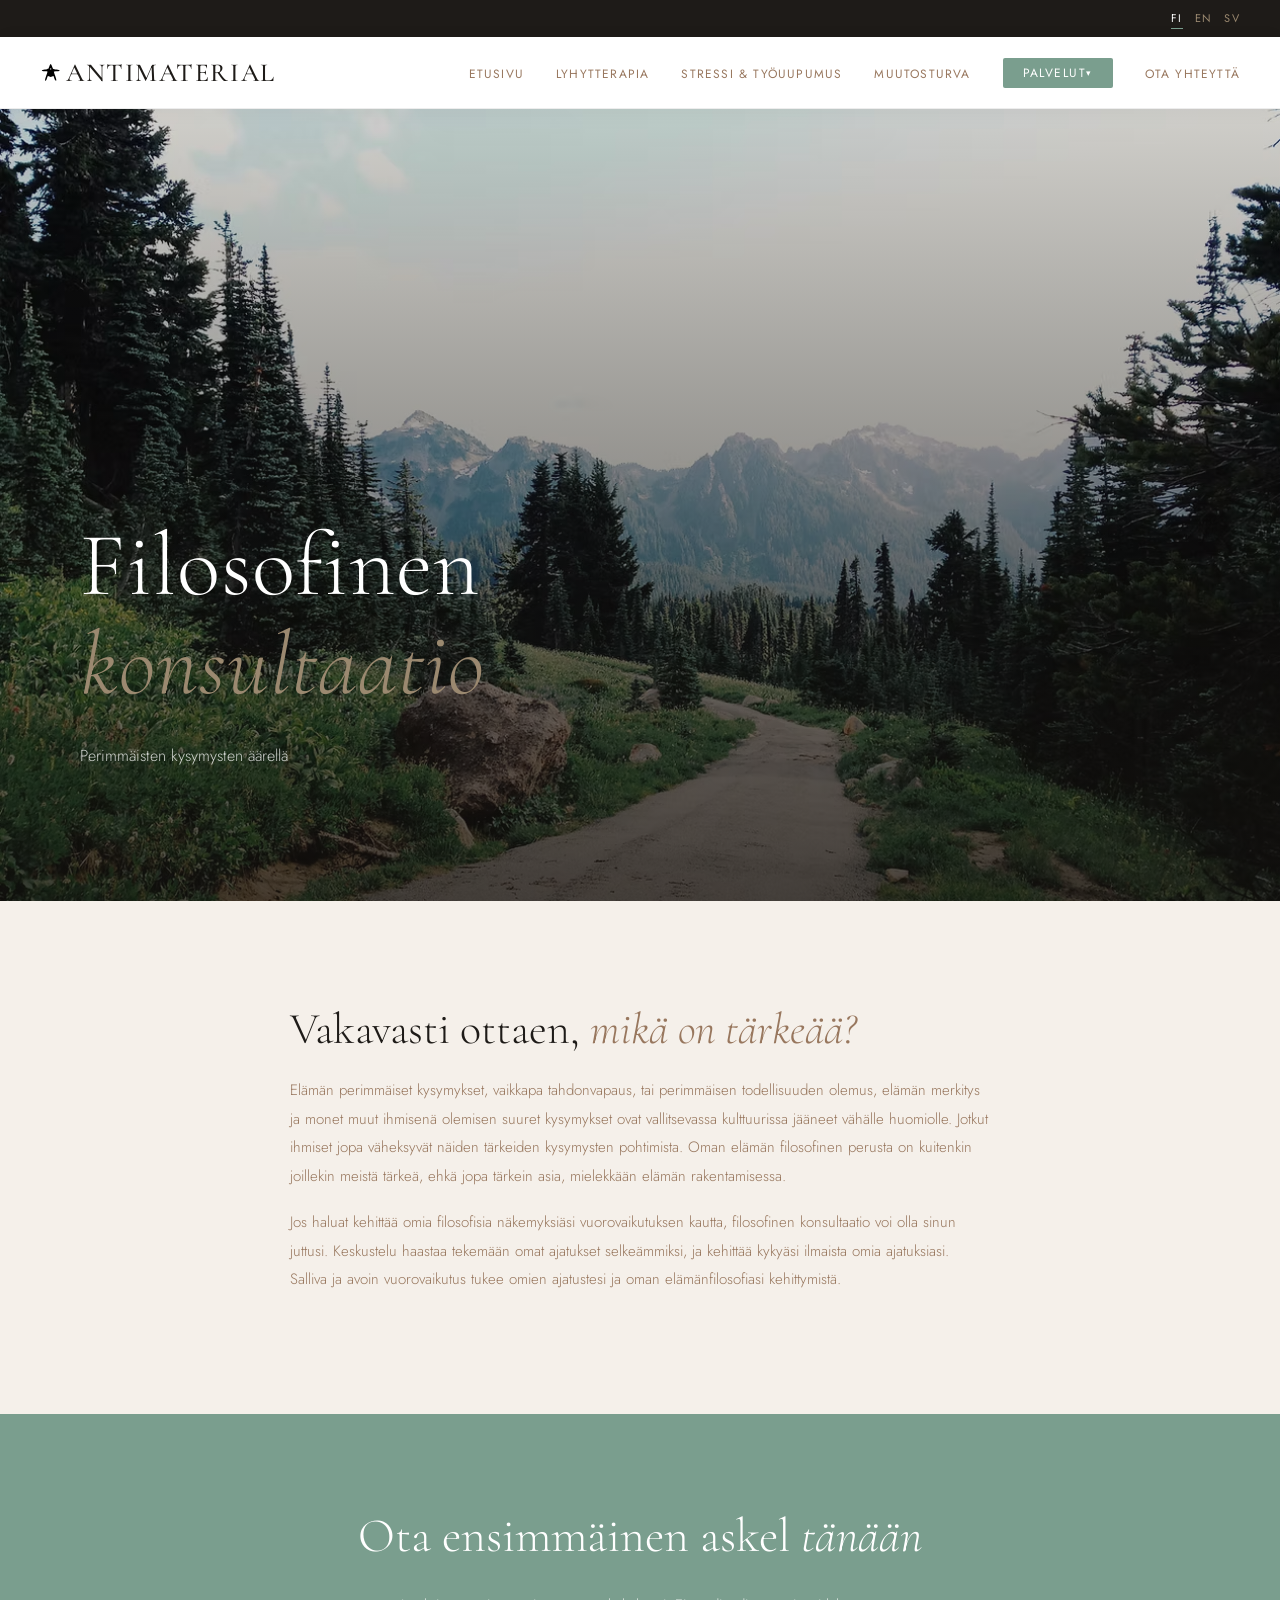
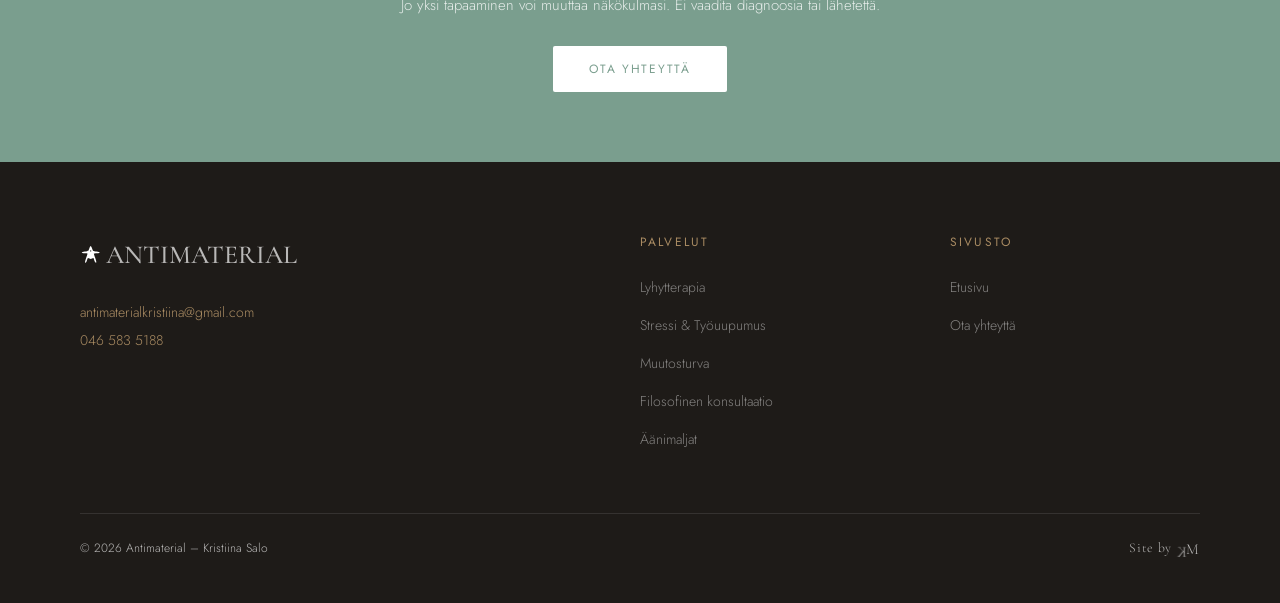
<file: filosofinen.html>
<!DOCTYPE html>
<html lang="fi">
<head>
  <meta charset="UTF-8" />
  <meta name="viewport" content="width=device-width, initial-scale=1.0" />
  <title>Filosofinen konsultaatio – Antimaterial</title>
  
  <!-- SEO Meta Tags -->
  <meta name="description" content="Filosofista konsultaatiota Kouvolassa. Filosofinen terapia elämänkysymyksiin, arvoihin ja merkitykseen. Varaa aika Kristiina Salo." />
  <meta name="robots" content="index, follow" />
  <meta name="keywords" content="filosofinen konsultaatio, filosofinen terapia, eksistentialismi, elämänkysymykset, merkitys, arvot, Kouvola" />
  <meta name="author" content="Kristiina Salo" />
  
  <!-- Canonical URL -->
  <link rel="canonical" href="https://antimaterial.fi/filosofinen.html" />
  
  <!-- Open Graph -->
  <meta property="og:title" content="Filosofinen konsultaatio – Antimaterial" />
  <meta property="og:description" content="Filosofista konsultaatiota elämänkysymyksiin, arvoihin ja merkitykseen. Varaa aika Kouvolassa." />
  <meta property="og:url" content="https://antimaterial.fi/filosofinen.html" />
  <meta property="og:type" content="website" />
  <meta property="og:site_name" content="Antimaterial" />
  <meta property="og:locale" content="fi_FI" />
  <meta property="og:image" content="https://antimaterial.fi/assets/img/hero.jpg" />
  <meta property="og:image:width" content="1920" />
  <meta property="og:image:height" content="1080" />
  
  <!-- Twitter Card -->
  <meta name="twitter:card" content="summary_large_image" />
  <meta name="twitter:title" content="Filosofinen konsultaatio – Antimaterial" />
  <meta name="twitter:description" content="Filosofista konsultaatiota elämänkysymyksiin, arvoihin ja merkitykseen." />
  <meta name="twitter:image" content="https://antimaterial.fi/assets/img/hero.jpg" />
  
  <link rel="preconnect" href="https://fonts.googleapis.com" />
  <link rel="preconnect" href="https://fonts.gstatic.com" crossorigin />
  <link href="https://fonts.googleapis.com/css2?family=Cormorant+Garamond:ital,wght@0,300;0,400;0,500;0,600;1,300;1,400&family=Jost:wght@300;400;500&display=swap" rel="stylesheet" />
  <link rel="stylesheet" href="assets/css/main.css" />
  <link rel="stylesheet" href="assets/css/nav.css" />
  <link rel="stylesheet" href="assets/css/sections.css" />
  <link rel="stylesheet" href="assets/css/mobile.css" />
  <link rel="icon" type="image/svg+xml" href="assets/img/antimaterial_A_favicon.svg" />
</head>

<body data-active-lang="fi">

  <header class="site-header">
  <div class="top-bar">
    <div class="lang-switcher">
      <button class="active" data-lang-btn="fi" onclick="setLang('fi')">FI</button>
      <button data-lang-btn="en" onclick="setLang('en')">EN</button>
      <button data-lang-btn="sv" onclick="setLang('sv')">SV</button>
    </div>
  </div>

  <nav>
    <a href="index.html" class="nav-logo">
      <img src="assets/img/antimaterial_A.svg" alt="Antimaterial logo" style="width: 22px; height: 22px; margin-right: 4px;" />
      Antimaterial
    </a>
    <button class="hamburger" id="hamburger" aria-label="Menu">
      <span></span><span></span><span></span>
    </button>
    <ul class="nav-links" id="nav-links">
      <li><a href="index.html"><span data-lang="fi">Etusivu</span><span data-lang="en">Home page</span><span data-lang="sv">Hem</span></a></li>
      <li><a href="lyhytterapia.html"><span data-lang="fi">Lyhytterapia</span><span data-lang="en">Brief therapy</span><span data-lang="sv">Korttidsterapi</span></a></li>
      <li><a href="stressi.html"><span data-lang="fi">Stressi &amp; Työuupumus</span><span data-lang="en">Stress &amp; Burnout</span><span data-lang="sv">Stress och utbrändhet</span></a></li>
      <li><a href="muutosturva.html"><span data-lang="fi">Muutosturva</span><span data-lang="en">Life changes</span><span data-lang="sv">Livsförändring</span></a></li>
      <li class="nav-dropdown">
        <a href="#"><span data-lang="fi">Palvelut</span><span data-lang="en">Services</span><span data-lang="sv">Tjänster</span></a>
        <ul class="dropdown-menu">
          <li><a href="filosofinen.html"><span data-lang="fi">Filosofinen konsultaatio</span><span data-lang="en">Philosophical consultation</span><span data-lang="sv">Filosofisk konsultation</span></a></li>
          <li><a href="aanimalja.html"><span data-lang="fi">Äänimaljat</span><span data-lang="en">Singing bowls</span><span data-lang="sv">Sjungande skålar</span></a></li>
        </ul>
      </li>
      <li><a href="yhteystiedot.html"><span data-lang="fi">Ota yhteyttä</span><span data-lang="en">Contact us</span><span data-lang="sv">Kontakta oss</span></a></li>
    </ul>
  </nav>

  </header>
  <section class="page-hero">
    <div class="page-hero-bg" style="background-image: url('assets/img/filosofinen.avif')"></div>
    <div class="page-hero-content">
      <h1 data-lang="fi">Filosofinen <em>konsultaatio</em></h1>
      <h1 data-lang="en">Philosophical <em>consultation</em></h1>
      <h1 data-lang="sv">Filosofisk <em>konsultation</em></h1>
      <p class="page-hero-sub" data-lang="fi">Perimmäisten kysymysten äärellä</p>
      <p class="page-hero-sub" data-lang="en">On the verge of fundamental questions</p>
      <p class="page-hero-sub" data-lang="sv">På gränsen till grundläggande frågor</p>
    </div>
  </section>

  <section class="page-content fade-in">
    <h2 data-lang="fi">Vakavasti ottaen, <em>mikä on tärkeää?</em></h2>
    <h2 data-lang="en">Seriously, <em>what is important?</em></h2>
    <h2 data-lang="sv">Seriöst, <em>vad är viktigt?</em></h2>

    <p data-lang="fi">Elämän perimmäiset kysymykset, vaikkapa tahdonvapaus, tai perimmäisen todellisuuden olemus, elämän merkitys ja monet muut ihmisenä olemisen suuret kysymykset ovat vallitsevassa kulttuurissa jääneet vähälle huomiolle. Jotkut ihmiset jopa väheksyvät näiden tärkeiden kysymysten pohtimista. Oman elämän filosofinen perusta on kuitenkin joillekin meistä tärkeä, ehkä jopa tärkein asia, mielekkään elämän rakentamisessa.</p>
    <p data-lang="en">The ultimate questions of life — free will, the nature of ultimate reality, the meaning of existence, and many other great questions of being human — have received little attention in today's culture. Some people even dismiss the value of reflecting on these questions altogether.</p>
    <p data-lang="sv">Livets yttersta frågor, såsom fri vilja, eller den yttersta verklighetens essens, meningen med livet och många andra stora frågor om att vara människa, har fått liten uppmärksamhet i den rådande kulturen. Vissa människor försummar till och med att fundera över dessa viktiga frågor. Men för vissa av oss är den filosofiska grunden i vårt eget liv viktig, kanske till och med det viktigaste, för att bygga ett meningsfullt liv.</p>

    <p data-lang="fi">Jos haluat kehittää omia filosofisia näkemyksiäsi vuorovaikutuksen kautta, filosofinen konsultaatio voi olla sinun juttusi. Keskustelu haastaa tekemään omat ajatukset selkeämmiksi, ja kehittää kykyäsi ilmaista omia ajatuksiasi. Salliva ja avoin vuorovaikutus tukee omien ajatustesi ja oman elämänfilosofiasi kehittymistä.</p>
    <p data-lang="en">Yet for some of us, the philosophical foundation of our own life matters deeply, perhaps more than anything else, in building a life that feels meaningful. If you want to develop your philosophical views through conversation, philosophical consultation may be right for you. Dialogue challenges you to sharpen your thinking and find clearer ways to express your ideas. A open and non-judgmental exchange supports the growth of your own thought and your personal philosophy of life.</p>
    <p data-lang="sv">Om du vill utveckla dina egna filosofiska åsikter genom interaktion kan filosofisk konsultation vara något för dig. Diskussionen utmanar dig att förtydliga dina egna tankar och utvecklar din förmåga att uttrycka dem. Tillåtande och öppen interaktion stöder utvecklingen av dina egna tankar och din livsfilosofi.</p>

  </section>

  <section class="cta-banner fade-in">
    <h2 data-lang="fi">Ota ensimmäinen askel <em>tänään</em></h2>
    <h2 data-lang="en">Take the first step <em>today</em></h2>
    <h2 data-lang="sv">Ta det första steget <em>idag</em></h2>
    <p data-lang="fi">Jo yksi tapaaminen voi muuttaa näkökulmasi. Ei vaadita diagnoosia tai lähetettä.</p>
    <p data-lang="en">Even one meeting can change your perspective. No diagnosis or referral required.</p>
    <p data-lang="sv">Redan ett möte kan förändra ditt perspektiv. Ingen diagnos eller remiss krävs.</p>
    <a href="yhteystiedot.html" class="btn-white">
      <span data-lang="fi">Ota yhteyttä</span>
      <span data-lang="en">Contact us</span>
      <span data-lang="sv">Kontakta oss</span>
    </a>
  </section>

  <footer>
    <div class="footer-grid">
      <div class="footer-brand">
        <div class="brand-name">
          <img src="assets/img/antimaterial_A.svg" alt="Antimaterial logo" style="width: 22px; height: 22px; margin-right: 4px; filter: brightness(0) invert(1);" />
          Antimaterial
        </div>
        <div class="contact-info">
          <div><a href="mailto:antimaterialkristiina@gmail.com">antimaterialkristiina@gmail.com</a></div>
          <div><a href="tel:+358465835188">046 583 5188</a></div>
        </div>
      </div>
      <div class="footer-col">
        <h4 data-lang="fi">Palvelut</h4><h4 data-lang="en">Services</h4><h4 data-lang="sv">Tjänster</h4>
        <ul>
          <li><a href="lyhytterapia.html"><span data-lang="fi">Lyhytterapia</span><span data-lang="en">Brief therapy</span><span data-lang="sv">Korttidsterapi</span></a></li>
          <li><a href="stressi.html"><span data-lang="fi">Stressi &amp; Työuupumus</span><span data-lang="en">Stress &amp; Burnout</span><span data-lang="sv">Stress och utbrändhet</span></a></li>
          <li><a href="muutosturva.html"><span data-lang="fi">Muutosturva</span><span data-lang="en">Life changes</span><span data-lang="sv">Livsförändring</span></a></li>
          <li><a href="filosofinen.html"><span data-lang="fi">Filosofinen konsultaatio</span><span data-lang="en">Philosophical consultation</span><span data-lang="sv">Filosofisk konsultation</span></a></li>
          <li><a href="aanimalja.html"><span data-lang="fi">Äänimaljat</span><span data-lang="en">Singing bowls</span><span data-lang="sv">Sjungande skålar</span></a></li>
        </ul>
      </div>
      <div class="footer-col">
        <h4 data-lang="fi">Sivusto</h4><h4 data-lang="en">Site</h4><h4 data-lang="sv">Webbplats</h4>
        <ul>
          <li><a href="index.html"><span data-lang="fi">Etusivu</span><span data-lang="en">Home page</span><span data-lang="sv">Hem</span></a></li>
          <li><a href="yhteystiedot.html"><span data-lang="fi">Ota yhteyttä</span><span data-lang="en">Contact us</span><span data-lang="sv">Kontakta oss</span></a></li>
        </ul>
      </div>
    </div>
    <div class="footer-bottom">
      <span>© <span id="copy-year"></span> Antimaterial – Kristiina Salo</span>
      <div class="dev-brand">
        Site by <a href="https://mkrapo.dev/" target="_blank" rel="noopener noreferrer" class="dev-link"><span class="dev-k">K</span><span class="dev-m">M</span></a>
      </div>
    </div>
  </footer>

  <script src="assets/js/main.js"></script>
</body>
</html>
</file>
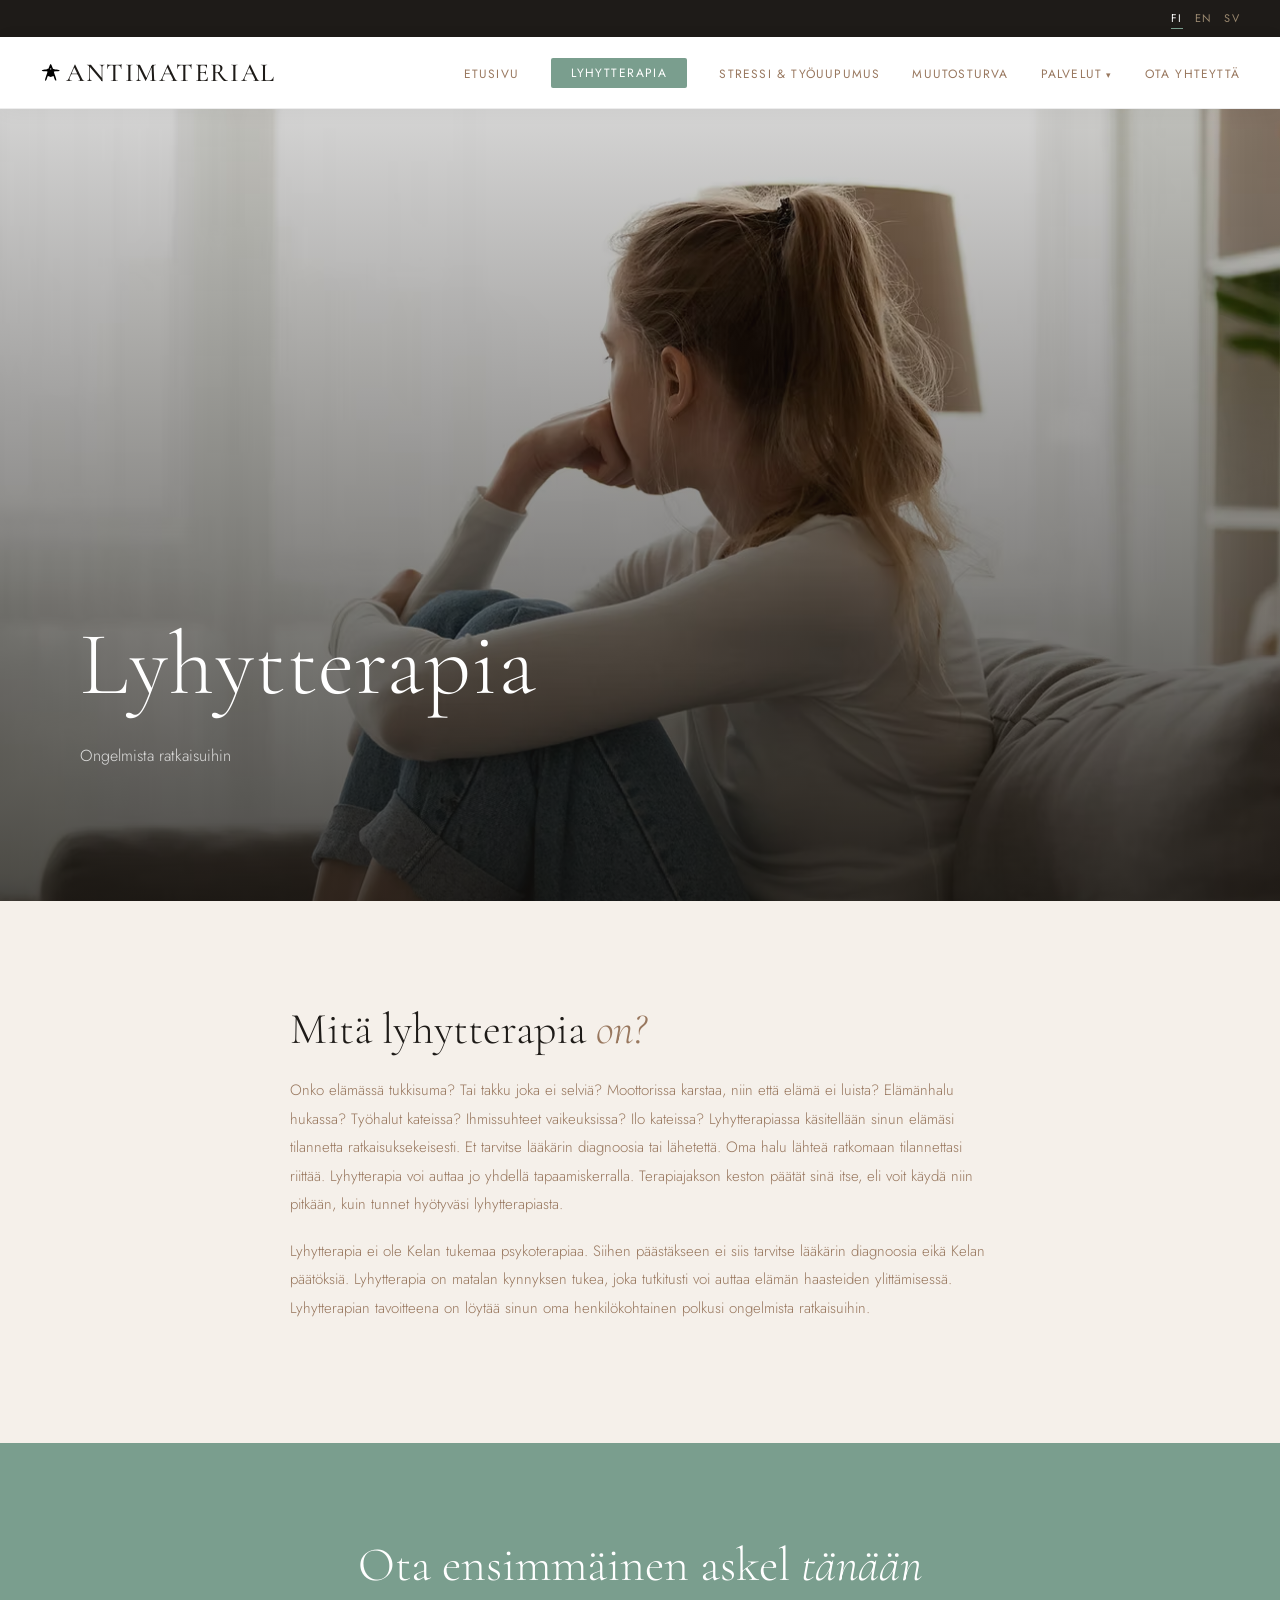
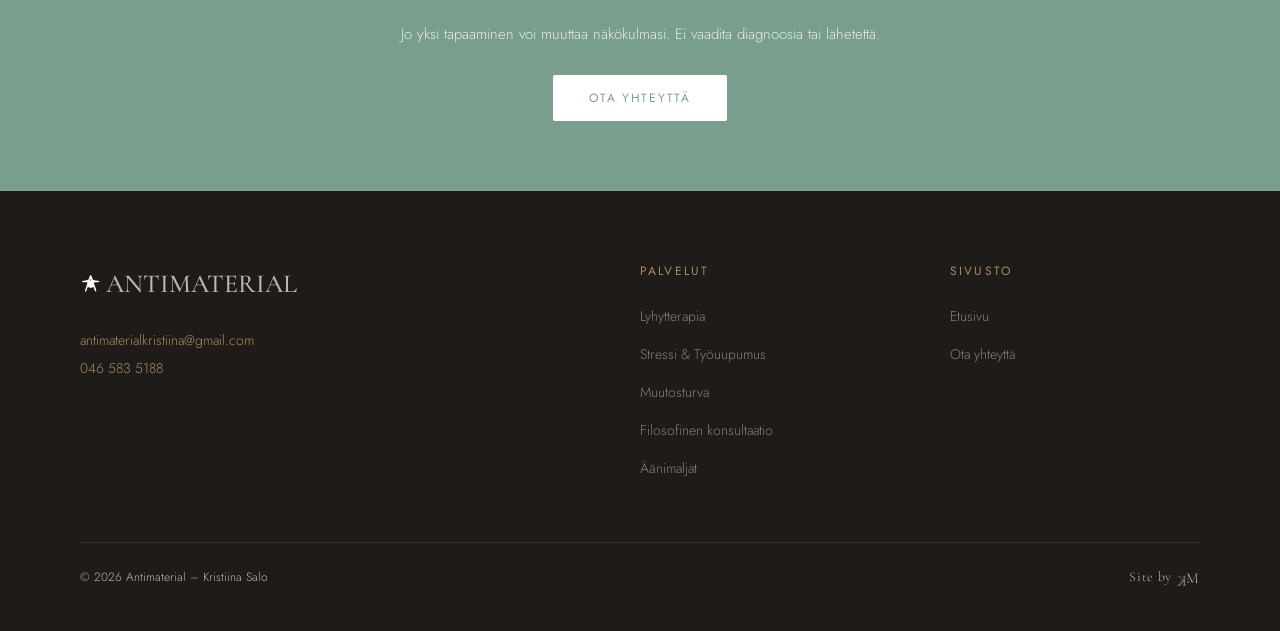
<file: lyhytterapia.html>
<!DOCTYPE html>
<html lang="fi">
<head>
  <meta charset="UTF-8" />
  <meta name="viewport" content="width=device-width, initial-scale=1.0" />
  <title>Lyhytterapia – Antimaterial</title>
  
  <!-- SEO Meta Tags -->
  <meta name="description" content="Lyhytterapiaa Kouvolassa. Matalan kynnyksen terapiaa stressiin, ahdistukseen ja elämän kriiseihin. Varaa maksuton tutustumisaika." />
  <meta name="robots" content="index, follow" />
  <meta name="keywords" content="lyhytterapia, terapia Kouvola, lyhytterapeutti, mielenterveys, stressi, ahdistus, kriisi, Kristiina Salo" />
  <meta name="author" content="Kristiina Salo" />
  
  <!-- Canonical URL -->
  <link rel="canonical" href="https://antimaterial.fi/lyhytterapia" />
  
  <!-- Open Graph -->
  <meta property="og:title" content="Lyhytterapia – Antimaterial" />
  <meta property="og:description" content="Matalan kynnyksen terapiaa stressiin, ahdistukseen ja elämän kriiseihin. Varaa maksuton tutustumisaika." />
  <meta property="og:url" content="https://antimaterial.fi/lyhytterapia" />
  <meta property="og:type" content="website" />
  <meta property="og:site_name" content="Antimaterial" />
  <meta property="og:locale" content="fi_FI" />
  <meta property="og:image" content="https://antimaterial.fi/assets/img/hero.jpg" />
  <meta property="og:image:width" content="1920" />
  <meta property="og:image:height" content="1080" />
  
  <!-- Twitter Card -->
  <meta name="twitter:card" content="summary_large_image" />
  <meta name="twitter:title" content="Lyhytterapia – Antimaterial" />
  <meta name="twitter:description" content="Matalan kynnyksen terapiaa stressiin, ahdistukseen ja elämän kriiseihin." />
  <meta name="twitter:image" content="https://antimaterial.fi/assets/img/hero.jpg" />
  
  <link rel="preconnect" href="https://fonts.googleapis.com" />
  <link rel="preconnect" href="https://fonts.gstatic.com" crossorigin />
  <link href="https://fonts.googleapis.com/css2?family=Cormorant+Garamond:ital,wght@0,300;0,400;0,500;0,600;1,300;1,400&family=Jost:wght@300;400;500&display=swap" rel="stylesheet" />
  <link rel="stylesheet" href="assets/css/main.css" />
  <link rel="stylesheet" href="assets/css/nav.css" />
  <link rel="stylesheet" href="assets/css/sections.css" />
  <link rel="stylesheet" href="assets/css/mobile.css" />
  <link rel="icon" type="image/svg+xml" href="assets/img/antimaterial_A_favicon.svg" />
</head>

<body data-active-lang="fi">

  <header class="site-header">

  <!-- Top Bar -->
  <div class="top-bar">
    <div class="lang-switcher">
      <button class="active" data-lang-btn="fi" onclick="setLang('fi')">FI</button>
      <button data-lang-btn="en" onclick="setLang('en')">EN</button>
      <button data-lang-btn="sv" onclick="setLang('sv')">SV</button>
    </div>
  </div>

  <!-- Navigation -->
  <nav>
    <a href="index.html" class="nav-logo">
      <img src="assets/img/antimaterial_A.svg" alt="Antimaterial logo" style="width: 22px; height: 22px; margin-right: 4px;" />
      Antimaterial
    </a>
    <button class="hamburger" id="hamburger" aria-label="Menu">
      <span></span><span></span><span></span>
    </button>
    <ul class="nav-links" id="nav-links">
      <li><a href="index.html"><span data-lang="fi">Etusivu</span><span data-lang="en">Home page</span><span data-lang="sv">Hem</span></a></li>
      <li><a href="lyhytterapia.html"><span data-lang="fi">Lyhytterapia</span><span data-lang="en">Brief therapy</span><span data-lang="sv">Korttidsterapi</span></a></li>
      <li><a href="stressi.html"><span data-lang="fi">Stressi &amp; Työuupumus</span><span data-lang="en">Stress &amp; Burnout</span><span data-lang="sv">Stress och utbrändhet</span></a></li>
      <li><a href="muutosturva.html"><span data-lang="fi">Muutosturva</span><span data-lang="en">Life changes</span><span data-lang="sv">Livsförändring</span></a></li>
      <li class="nav-dropdown">
        <a href="#"><span data-lang="fi">Palvelut</span><span data-lang="en">Services</span><span data-lang="sv">Tjänster</span></a>
        <ul class="dropdown-menu">
          <li><a href="filosofinen-konsultaatio.html"><span data-lang="fi">Filosofinen konsultaatio</span><span data-lang="en">Philosophical consultation</span><span data-lang="sv">Filosofisk konsultation</span></a></li>
          <li><a href="aanimaljat.html"><span data-lang="fi">Äänimaljat</span><span data-lang="en">Singing bowls</span><span data-lang="sv">Sjungande skålar</span></a></li>
        </ul>
      </li>
      <li><a href="yhteystiedot.html"><span data-lang="fi">Ota yhteyttä</span><span data-lang="en">Contact us</span><span data-lang="sv">Kontakta oss</span></a></li>
    </ul>
  </nav>

  </header>
  <!-- Page Hero -->
  <section class="page-hero">
    <div class="page-hero-bg" style="background-image: url('assets/img/lyhytterapia.avif')"></div>
    <div class="page-hero-content">
      <h1 data-lang="fi">Lyhytterapia</h1>
      <h1 data-lang="en">Brief therapy</h1>
      <h1 data-lang="sv">Korttidsterapi</h1>
      <p class="page-hero-sub" data-lang="fi">Ongelmista ratkaisuihin</p>
      <p class="page-hero-sub" data-lang="en">From problems to solutions</p>
      <p class="page-hero-sub" data-lang="sv">Från problem till lösningar</p>
    </div>
  </section>

  <!-- Page Content -->
  <section class="page-content fade-in">
    <h2 data-lang="fi">Mitä lyhytterapia <em>on?</em></h2>
    <h2 data-lang="en">What is <em>brief therapy?</em></h2>
    <h2 data-lang="sv">Vad är <em>Korttidsterapi?</em></h2>

    <p data-lang="fi">Onko elämässä tukkisuma? Tai takku joka ei selviä? Moottorissa karstaa, niin että elämä ei luista? Elämänhalu hukassa? Työhalut kateissa? Ihmissuhteet vaikeuksissa? Ilo kateissa? Lyhytterapiassa käsitellään sinun elämäsi tilannetta ratkaisuksekeisesti. Et tarvitse lääkärin diagnoosia tai lähetettä. Oma halu lähteä ratkomaan tilannettasi riittää. Lyhytterapia voi auttaa jo yhdellä tapaamiskerralla. Terapiajakson keston päätät sinä itse, eli voit käydä niin pitkään, kuin tunnet hyötyväsi lyhytterapiasta.</p>
    <p data-lang="en">Is there a blockage in your life? Or a problem that you can't solve? Is your engine stalling, preventing your life from moving forward? Lost desire for life? Lost desire for work? Difficult relationships? Lost joy? Brief therapy addresses your life situation in a solution-oriented way. You don't need a doctor's diagnosis or referral. Your own desire to solve your situation is enough. Brief therapy can help with just one meeting. You decide the duration of the therapy session yourself, meaning you can go for as long as you feel you benefit from brief therapy.</p>
    <p data-lang="sv">Finns det trafikstockningar i livet? Eller en trassel som inte går ur? Finns det någon avlagring i motorn som hindrar livet från att slira? Tappat livslusten? Tappat lusten att arbeta? Relationer i trubbel? Glädjen saknas? Korttidsterapi tar upp din livssituation på ett lösningsfokuserat sätt. Du behöver ingen läkardiagnos eller remiss. Din egen önskan att lösa din situation räcker. Korttidsterapi kan hjälpa med bara ett möte. Du bestämmer själv terapisessionens längd, vilket innebär att du kan fortsätta så länge du känner att du har nytta av en kort terapi.</p>

    <p data-lang="fi">Lyhytterapia ei ole Kelan tukemaa psykoterapiaa. Siihen päästäkseen ei siis tarvitse lääkärin diagnoosia eikä Kelan päätöksiä. Lyhytterapia on matalan kynnyksen tukea, joka tutkitusti voi auttaa elämän haasteiden ylittämisessä. Lyhytterapian tavoitteena on löytää sinun oma henkilökohtainen polkusi ongelmista ratkaisuihin.</p>
    <p data-lang="en">Brief therapy is not a psychotherapy supported by Kela. Therefore, you do not need a doctor's diagnosis or Kela decisions to access it. Brief therapy is low-threshold support that has been studied to help you overcome life's challenges. The goal of brief therapy is to find your own personal path from problems to solutions.</p>
    <p data-lang="sv">Korttidsterapi är inte en form av psykoterapi som stöds av Kela. För att uppnå detta behöver du inte en läkardiagnos eller FPA-beslut. Korttidsterapi är ett lågtröskelstöd som har studerats för att hjälpa till att övervinna livets utmaningar. Målet med korttidsterapi är att hitta din egen personliga väg från problem till lösningar.</p>

    <!-- <a href="yhteystiedot.html" class="btn-dark" style="margin-top: 12px;">
      <span data-lang="fi">Ota yhteyttä</span>
      <span data-lang="en">Contact us</span>
      <span data-lang="sv">Kontakta oss</span>
    </a> -->
  </section>

  <!-- CTA Banner -->
  <section class="cta-banner fade-in">
    <h2 data-lang="fi">Ota ensimmäinen askel <em>tänään</em></h2>
    <h2 data-lang="en">Take the first step <em>today</em></h2>
    <h2 data-lang="sv">Ta det första steget <em>idag</em></h2>
    <p data-lang="fi">Jo yksi tapaaminen voi muuttaa näkökulmasi. Ei vaadita diagnoosia tai lähetettä.</p>
    <p data-lang="en">Even one meeting can change your perspective. No diagnosis or referral required.</p>
    <p data-lang="sv">Redan ett samtal kan förändra ditt perspektiv. Ingen diagnos eller remiss krävs.</p>
    <a href="yhteystiedot.html" class="btn-white">
      <span data-lang="fi">Ota yhteyttä</span>
      <span data-lang="en">Contact us</span>
      <span data-lang="sv">Kontakta oss</span>
    </a>
  </section>

  <!-- Footer -->
  <footer>
    <div class="footer-grid">
      <div class="footer-brand">
        <div class="brand-name">
          <img src="assets/img/antimaterial_A.svg" alt="Antimaterial logo" style="width: 22px; height: 22px; margin-right: 4px; filter: brightness(0) invert(1);" />
          Antimaterial
        </div>
        <div class="contact-info">
          <div><a href="mailto:antimaterialkristiina@gmail.com">antimaterialkristiina@gmail.com</a></div>
          <div><a href="tel:+358465835188">046 583 5188</a></div>
        </div>
      </div>
      <div class="footer-col">
        <h4 data-lang="fi">Palvelut</h4>
        <h4 data-lang="en">Services</h4>
        <h4 data-lang="sv">Tjänster</h4>
        <ul>
          <li><a href="lyhytterapia.html"><span data-lang="fi">Lyhytterapia</span><span data-lang="en">Brief therapy</span><span data-lang="sv">Korttidsterapi</span></a></li>
          <li><a href="stressi.html"><span data-lang="fi">Stressi &amp; Työuupumus</span><span data-lang="en">Stress &amp; Burnout</span><span data-lang="sv">Stress och utbrändhet</span></a></li>
          <li><a href="muutosturva.html"><span data-lang="fi">Muutosturva</span><span data-lang="en">Life changes</span><span data-lang="sv">Livsförändring</span></a></li>
          <li><a href="filosofinen-konsultaatio.html"><span data-lang="fi">Filosofinen konsultaatio</span><span data-lang="en">Philosophical consultation</span><span data-lang="sv">Filosofisk konsultation</span></a></li>
          <li><a href="aanimaljat.html"><span data-lang="fi">Äänimaljat</span><span data-lang="en">Singing bowls</span><span data-lang="sv">Sjungande skålar</span></a></li>
        </ul>
      </div>
      <div class="footer-col">
        <h4 data-lang="fi">Sivusto</h4>
        <h4 data-lang="en">Site</h4>
        <h4 data-lang="sv">Webbplats</h4>
        <ul>
          <li><a href="index.html"><span data-lang="fi">Etusivu</span><span data-lang="en">Home page</span><span data-lang="sv">Hem</span></a></li>
          <li><a href="yhteystiedot.html"><span data-lang="fi">Ota yhteyttä</span><span data-lang="en">Contact us</span><span data-lang="sv">Kontakta oss</span></a></li>
        </ul>
      </div>
    </div>
    <div class="footer-bottom">
      <span>© <span id="copy-year"></span> Antimaterial – Kristiina Salo</span>
      <div class="dev-brand">
        Site by <a href="https://mkrapo.dev/" target="_blank" rel="noopener noreferrer" class="dev-link"><span class="dev-k">K</span><span class="dev-m">M</span></a>
      </div>
    </div>
  </footer>

  <script src="assets/js/main.js"></script>
</body>
</html>
</file>
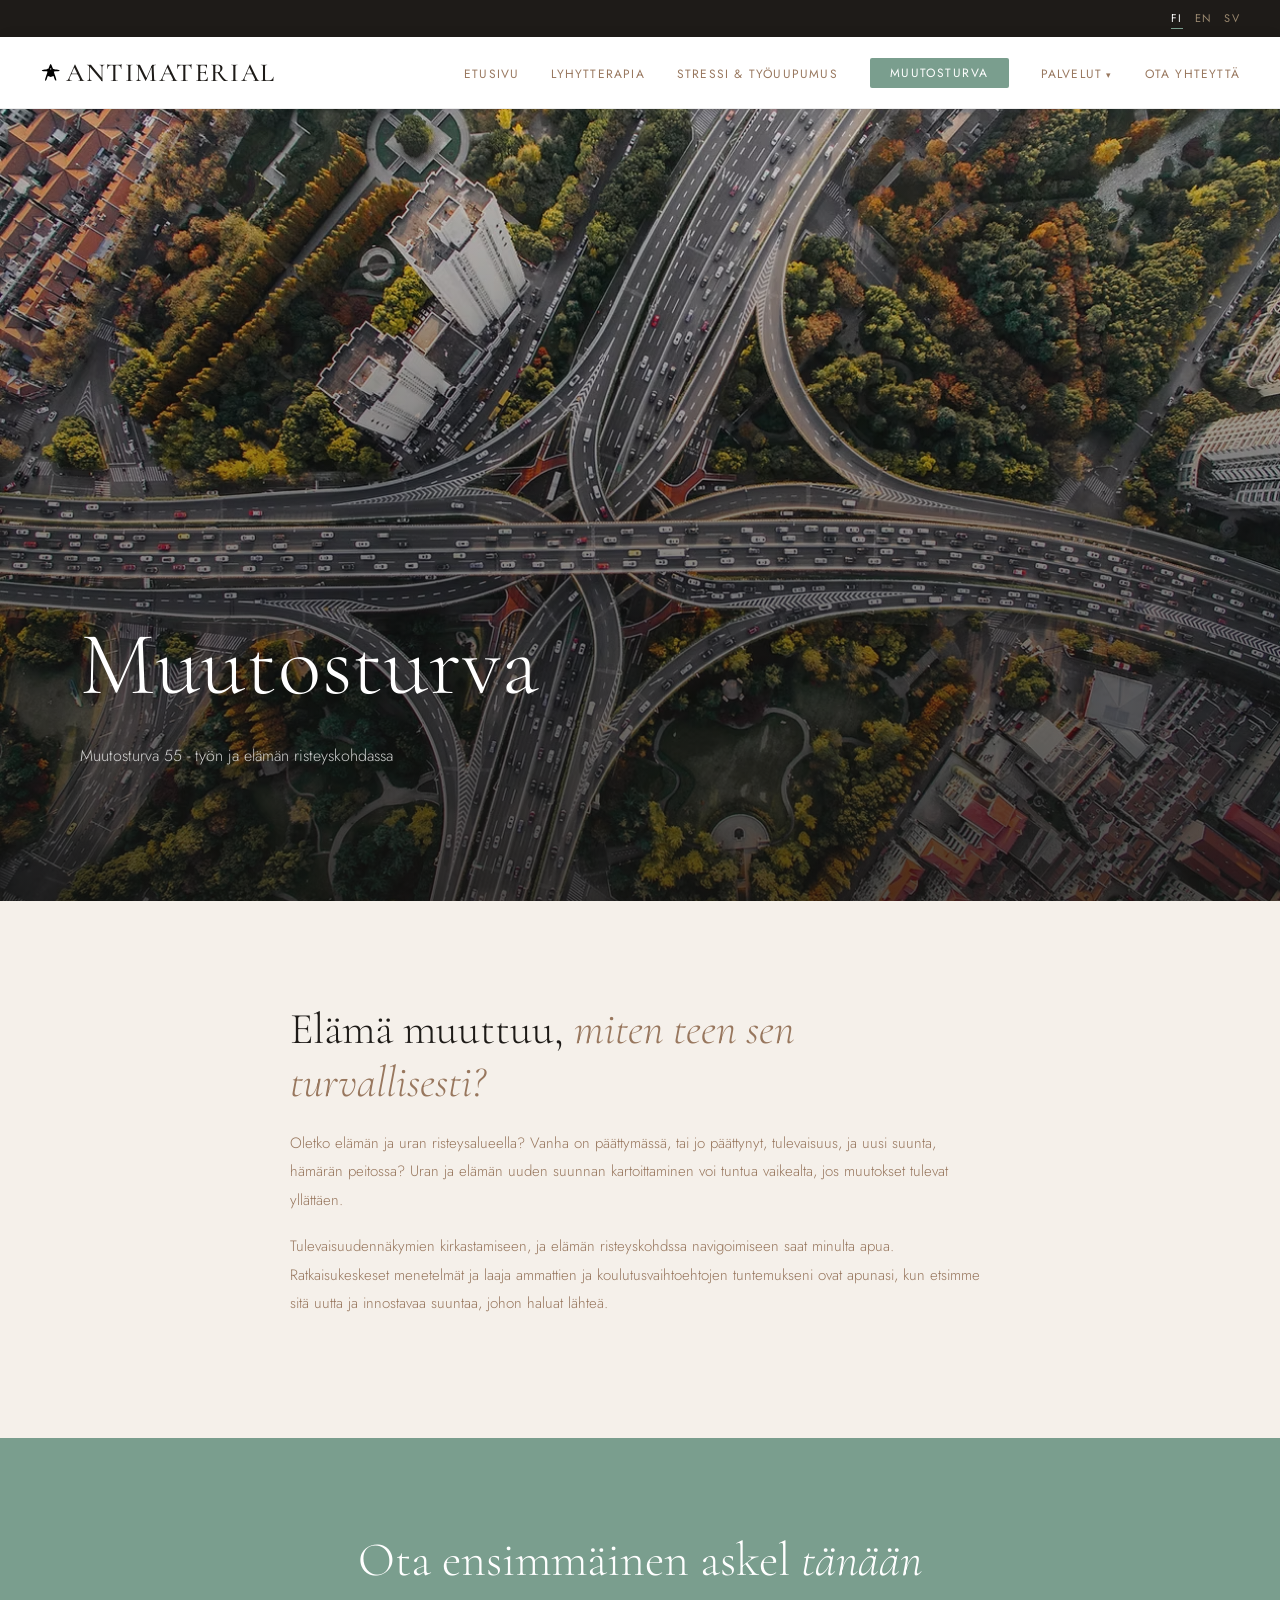
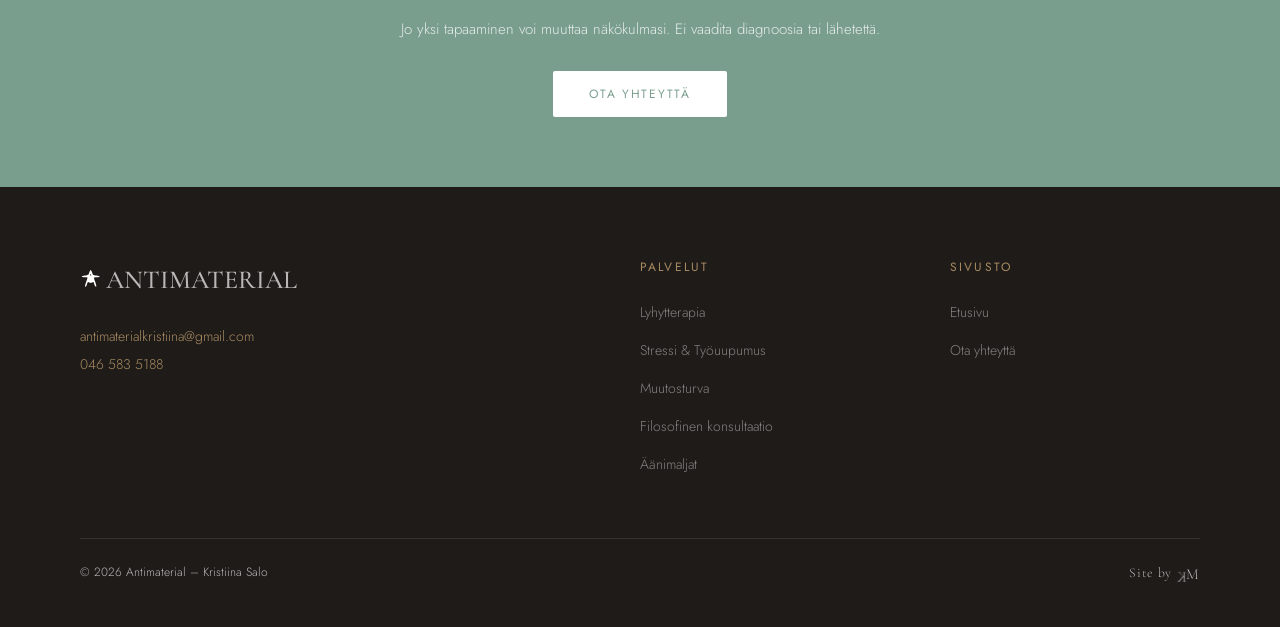
<file: muutosturva.html>
<!DOCTYPE html>
<html lang="fi">
<head>
  <meta charset="UTF-8" />
  <meta name="viewport" content="width=device-width, initial-scale=1.0" />
  <title>Muutosturva – Antimaterial</title>
  
  <!-- SEO Meta Tags -->
  <meta name="description" content="Muutosturva elämänmuutoksiin. Apua työttömyyteen, eroon, sairastamiseen ja muutostilanteisiin. Lyhytterapiaa Kouvolassa." />
  <meta name="robots" content="index, follow" />
  <meta name="keywords" content="muutosturva, elämänmuutos, työttömyys, ero, sairastaminen, kriisi, muutostilanne, terapia, Kouvola" />
  <meta name="author" content="Kristiina Salo" />
  
  <!-- Canonical URL -->
  <link rel="canonical" href="https://antimaterial.fi/muutosturva" />
  
  <!-- Open Graph -->
  <meta property="og:title" content="Muutosturva – Antimaterial" />
  <meta property="og:description" content="Apua työttömyyteen, eroon, sairastamiseen ja muutostilanteisiin. Lyhytterapiaa Kouvolassa." />
  <meta property="og:url" content="https://antimaterial.fi/muutosturva" />
  <meta property="og:type" content="website" />
  <meta property="og:site_name" content="Antimaterial" />
  <meta property="og:locale" content="fi_FI" />
  <meta property="og:image" content="https://antimaterial.fi/assets/img/hero.jpg" />
  <meta property="og:image:width" content="1920" />
  <meta property="og:image:height" content="1080" />
  
  <!-- Twitter Card -->
  <meta name="twitter:card" content="summary_large_image" />
  <meta name="twitter:title" content="Muutosturva – Antimaterial" />
  <meta name="twitter:description" content="Apua työttömyyteen, eroon, sairastamiseen ja muutostilanteisiin." />
  <meta name="twitter:image" content="https://antimaterial.fi/assets/img/hero.jpg" />
  
  <link rel="preconnect" href="https://fonts.googleapis.com" />
  <link rel="preconnect" href="https://fonts.gstatic.com" crossorigin />
  <link href="https://fonts.googleapis.com/css2?family=Cormorant+Garamond:ital,wght@0,300;0,400;0,500;0,600;1,300;1,400&family=Jost:wght@300;400;500&display=swap" rel="stylesheet" />
  <link rel="stylesheet" href="assets/css/main.css" />
  <link rel="stylesheet" href="assets/css/nav.css" />
  <link rel="stylesheet" href="assets/css/sections.css" />
  <link rel="stylesheet" href="assets/css/mobile.css" />
  <link rel="icon" type="image/svg+xml" href="assets/img/antimaterial_A_favicon.svg" />
</head>

<body data-active-lang="fi">

  <header class="site-header">
  <div class="top-bar">
    <div class="lang-switcher">
      <button class="active" data-lang-btn="fi" onclick="setLang('fi')">FI</button>
      <button data-lang-btn="en" onclick="setLang('en')">EN</button>
      <button data-lang-btn="sv" onclick="setLang('sv')">SV</button>
    </div>
  </div>

  <nav>
    <a href="index.html" class="nav-logo">
      <img src="assets/img/antimaterial_A.svg" alt="Antimaterial logo" style="width: 22px; height: 22px; margin-right: 4px;" />
      Antimaterial
    </a>
    <button class="hamburger" id="hamburger" aria-label="Menu">
      <span></span><span></span><span></span>
    </button>
    <ul class="nav-links" id="nav-links">
      <li><a href="index.html"><span data-lang="fi">Etusivu</span><span data-lang="en">Home page</span><span data-lang="sv">Hem</span></a></li>
      <li><a href="lyhytterapia.html"><span data-lang="fi">Lyhytterapia</span><span data-lang="en">Brief therapy</span><span data-lang="sv">Korttidsterapi</span></a></li>
      <li><a href="stressi.html"><span data-lang="fi">Stressi &amp; Työuupumus</span><span data-lang="en">Stress &amp; Burnout</span><span data-lang="sv">Stress och utbrändhet</span></a></li>
      <li><a href="muutosturva.html"><span data-lang="fi">Muutosturva</span><span data-lang="en">Life changes</span><span data-lang="sv">Livsförändring</span></a></li>
      <li class="nav-dropdown">
        <a href="#"><span data-lang="fi">Palvelut</span><span data-lang="en">Services</span><span data-lang="sv">Tjänster</span></a>
        <ul class="dropdown-menu">
          <li><a href="filosofinen-konsultaatio.html"><span data-lang="fi">Filosofinen konsultaatio</span><span data-lang="en">Philosophical consultation</span><span data-lang="sv">Filosofisk konsultation</span></a></li>
          <li><a href="aanimaljat.html"><span data-lang="fi">Äänimaljat</span><span data-lang="en">Singing bowls</span><span data-lang="sv">Sjungande skålar</span></a></li>
        </ul>
      </li>
      <li><a href="yhteystiedot.html"><span data-lang="fi">Ota yhteyttä</span><span data-lang="en">Contact us</span><span data-lang="sv">Kontakta oss</span></a></li>
    </ul>
  </nav>

  </header>
  <section class="page-hero">
    <div class="page-hero-bg" style="background-image: url('assets/img/muutusturva.avif')"></div>
    <div class="page-hero-content">
      <h1 data-lang="fi">Muutosturva</h1>
      <h1 data-lang="en">Life <em>changes</em></h1>
      <h1 data-lang="sv">Livsförändring</h1>
      <p class="page-hero-sub" data-lang="fi">Muutosturva 55 - työn ja elämän risteyskohdassa</p>
      <p class="page-hero-sub" data-lang="en">Change Security 55 - at the crossroads of work and life</p>
      <p class="page-hero-sub" data-lang="sv">Change Security 55 - i korsningen mellan arbete och liv</p>
    </div>
  </section>

  <section class="page-content fade-in">
    <h2 data-lang="fi">Elämä muuttuu, <em>miten teen sen turvallisesti?</em></h2>
    <h2 data-lang="en">Life is changing, <em>how do I do it safely?</em></h2>
    <h2 data-lang="sv">Livet förändras, <em>hur gör jag det på ett säkert sätt?</em></h2>

    <p data-lang="fi">Oletko elämän ja uran risteysalueella? Vanha on päättymässä, tai jo päättynyt, tulevaisuus, ja uusi suunta, hämärän peitossa? Uran ja elämän uuden suunnan kartoittaminen voi tuntua vaikealta, jos muutokset tulevat yllättäen.</p>
    <p data-lang="en">Are you at a crossroads in your life and career? The old is ending, or has already ended, the future, and the new direction, shrouded in obscurity? Mapping out a new direction for your career and life can seem difficult if changes come unexpectedly.</p>
    <p data-lang="sv">Står du vid ett vägskäl i ditt liv och din karriär? Det gamla avslutar, eller har redan avslutat, framtiden, och den nya riktningen, höljd i dunkel?</p>

    <p data-lang="fi">Tulevaisuudennäkymien kirkastamiseen, ja elämän risteyskohdssa navigoimiseen saat minulta apua. Ratkaisukeskeset menetelmät ja laaja ammattien ja koulutusvaihtoehtojen tuntemukseni ovat apunasi, kun etsimme sitä uutta ja innostavaa suuntaa, johon haluat lähteä.</p>
    <p data-lang="en">I can help you clarify your future prospects and navigate your life's crossroads. My solution-focused methods and extensive knowledge of professions and educational options will help you as we search for the new and exciting direction you want to take.</p>
    <p data-lang="sv">Att staka ut en ny riktning för din karriär och ditt liv kan verka svårt om förändringarna kommer oväntat. Jag kan hjälpa dig att klargöra dina framtidsutsikter och navigera genom livets vägskäl. Mina lösningsfokuserade metoder och omfattande kunskap om yrken och utbildningsmöjligheter kommer att hjälpa dig när vi söker efter den nya och spännande riktning du vill ta.</p>

  </section>

  <section class="cta-banner fade-in">
    <h2 data-lang="fi">Ota ensimmäinen askel <em>tänään</em></h2>
    <h2 data-lang="en">Take the first step <em>today</em></h2>
    <h2 data-lang="sv">Ta det första steget <em>idag</em></h2>
    <p data-lang="fi">Jo yksi tapaaminen voi muuttaa näkökulmasi. Ei vaadita diagnoosia tai lähetettä.</p>
    <p data-lang="en">Even one meeting can change your perspective. No diagnosis or referral required.</p>
    <p data-lang="sv">Redan ett möte kan förändra ditt perspektiv. Ingen diagnos eller remiss krävs.</p>
    <a href="yhteystiedot.html" class="btn-white">
      <span data-lang="fi">Ota yhteyttä</span>
      <span data-lang="en">Contact us</span>
      <span data-lang="sv">Kontakta oss</span>
    </a>
  </section>

  <footer>
    <div class="footer-grid">
      <div class="footer-brand">
        <div class="brand-name">
          <img src="assets/img/antimaterial_A.svg" alt="Antimaterial logo" style="width: 22px; height: 22px; margin-right: 4px; filter: brightness(0) invert(1);" />
          Antimaterial
        </div>
        <div class="contact-info">
          <div><a href="mailto:antimaterialkristiina@gmail.com">antimaterialkristiina@gmail.com</a></div>
          <div><a href="tel:+358465835188">046 583 5188</a></div>
        </div>
      </div>
      <div class="footer-col">
        <h4 data-lang="fi">Palvelut</h4><h4 data-lang="en">Services</h4><h4 data-lang="sv">Tjänster</h4>
        <ul>
          <li><a href="lyhytterapia.html"><span data-lang="fi">Lyhytterapia</span><span data-lang="en">Brief therapy</span><span data-lang="sv">Korttidsterapi</span></a></li>
          <li><a href="stressi.html"><span data-lang="fi">Stressi &amp; Työuupumus</span><span data-lang="en">Stress &amp; Burnout</span><span data-lang="sv">Stress och utbrändhet</span></a></li>
          <li><a href="muutosturva.html"><span data-lang="fi">Muutosturva</span><span data-lang="en">Life changes</span><span data-lang="sv">Livsförändring</span></a></li>
          <li><a href="filosofinen-konsultaatio.html"><span data-lang="fi">Filosofinen konsultaatio</span><span data-lang="en">Philosophical consultation</span><span data-lang="sv">Filosofisk konsultation</span></a></li>
          <li><a href="aanimaljat.html"><span data-lang="fi">Äänimaljat</span><span data-lang="en">Singing bowls</span><span data-lang="sv">Sjungande skålar</span></a></li>
        </ul>
      </div>
      <div class="footer-col">
        <h4 data-lang="fi">Sivusto</h4><h4 data-lang="en">Site</h4><h4 data-lang="sv">Webbplats</h4>
        <ul>
          <li><a href="index.html"><span data-lang="fi">Etusivu</span><span data-lang="en">Home page</span><span data-lang="sv">Hem</span></a></li>
          <li><a href="yhteystiedot.html"><span data-lang="fi">Ota yhteyttä</span><span data-lang="en">Contact us</span><span data-lang="sv">Kontakta oss</span></a></li>
        </ul>
      </div>
    </div>
    <div class="footer-bottom">
      <span>© <span id="copy-year"></span> Antimaterial – Kristiina Salo</span>
      <div class="dev-brand">
        Site by <a href="https://mkrapo.dev/" target="_blank" rel="noopener noreferrer" class="dev-link"><span class="dev-k">K</span><span class="dev-m">M</span></a>
      </div>
    </div>
  </footer>

  <script src="assets/js/main.js"></script>
</body>
</html>
</file>
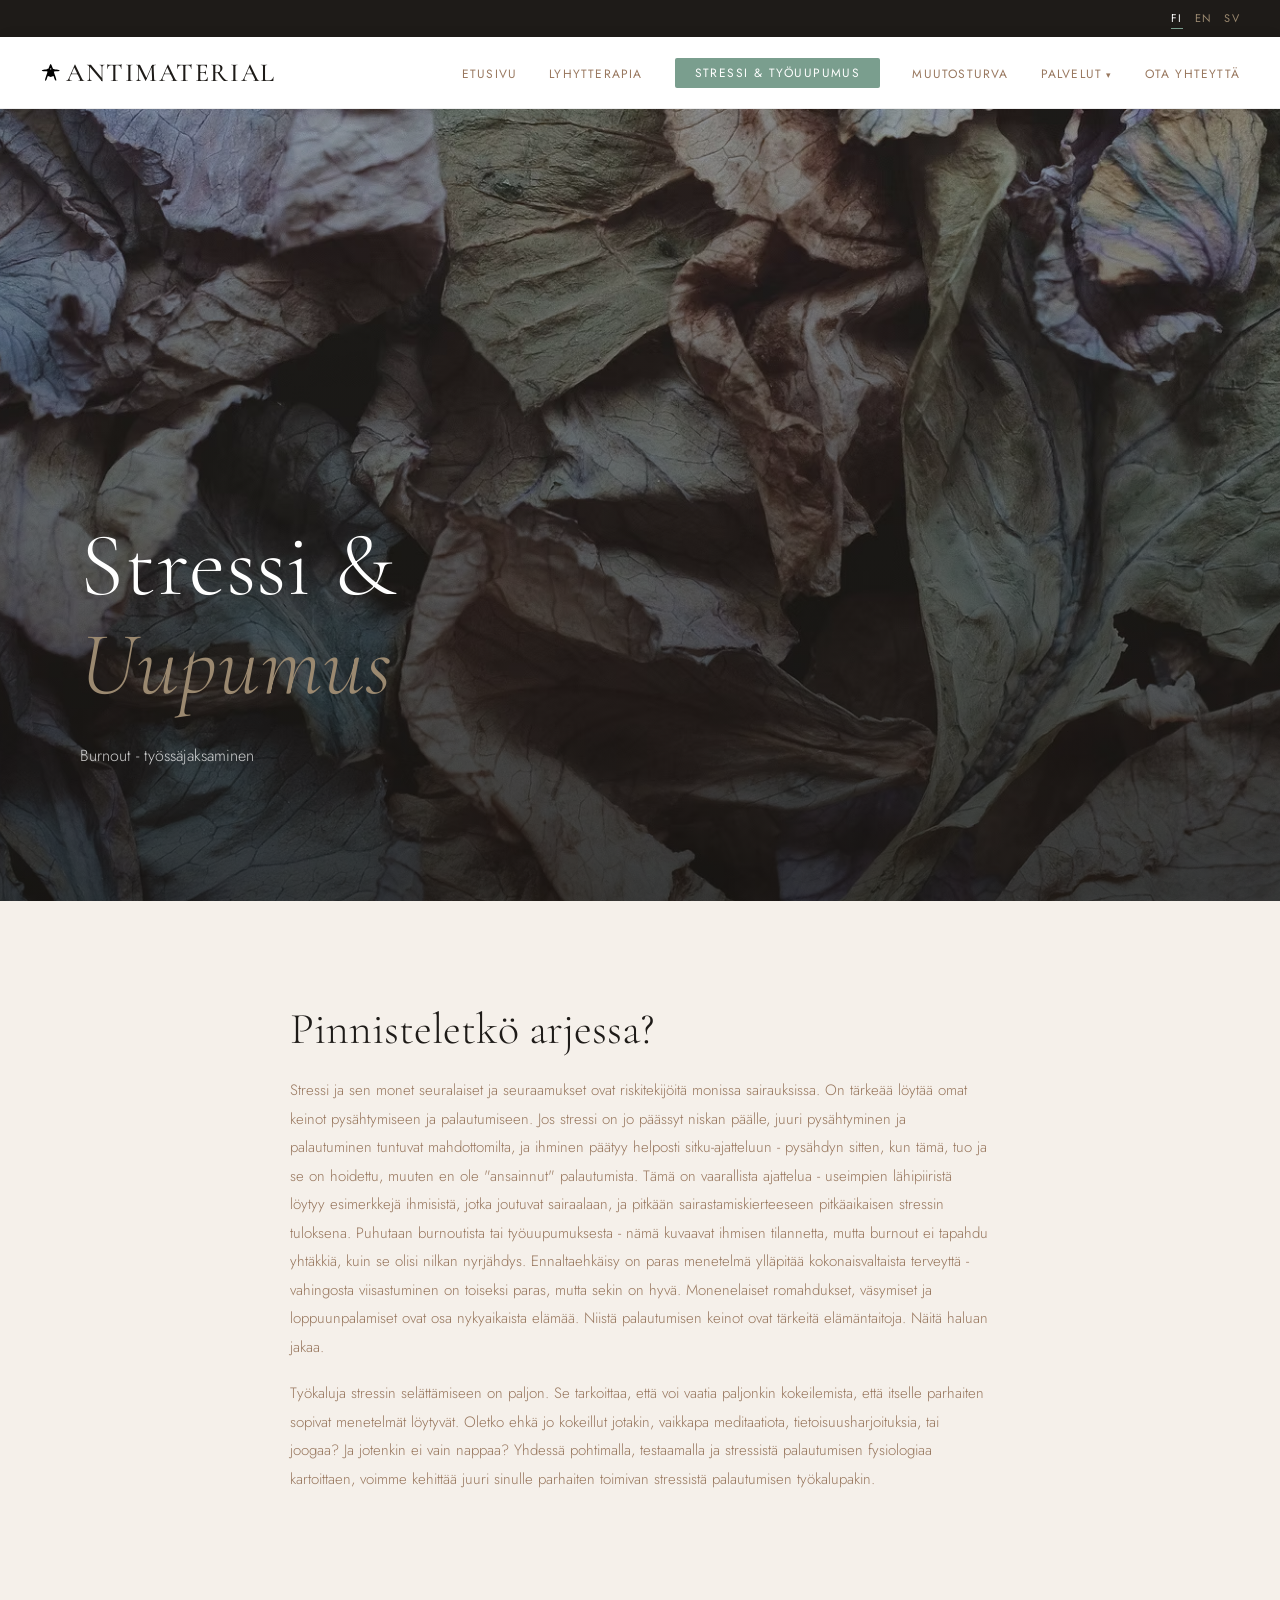
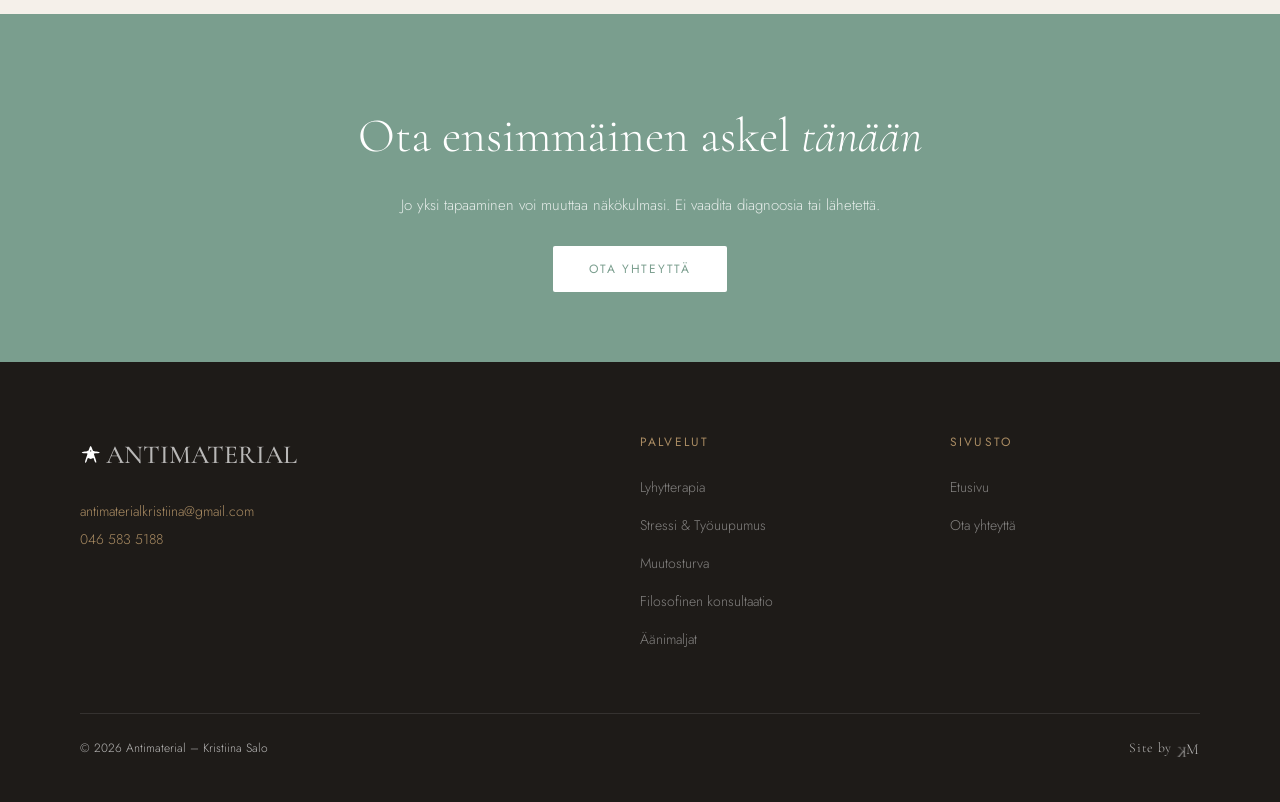
<file: stressi.html>
<!DOCTYPE html>
<html lang="fi">
<head>
  <meta charset="UTF-8" />
  <meta name="viewport" content="width=device-width, initial-scale=1.0" />
  <title>Stressi &amp; Uupumus – Antimaterial</title>
  
  <!-- SEO Meta Tags -->
  <meta name="description" content="Apua stressiin ja työuupumukseen. Lyhytterapiaa työuupumuksen, stressin ja uupumusoireiden hoitoon. Varaa aika Kouvolassa." />
  <meta name="robots" content="index, follow" />
  <meta name="keywords" content="stressi, työuupumus, uupuminen, burnout, stressin hoito, työuupumuksen hoito, Kouvola, terapia" />
  <meta name="author" content="Kristiina Salo" />
  
  <!-- Canonical URL -->
  <link rel="canonical" href="https://antimaterial.fi/stressi" />
  
  <!-- Open Graph -->
  <meta property="og:title" content="Stressi &amp; Uupumus – Antimaterial" />
  <meta property="og:description" content="Apua stressiin ja työuupumukseen. Lyhytterapiaa työupumuksen hoitoon Kouvolassa." />
  <meta property="og:url" content="https://antimaterial.fi/stressi" />
  <meta property="og:type" content="website" />
  <meta property="og:site_name" content="Antimaterial" />
  <meta property="og:locale" content="fi_FI" />
  <meta property="og:image" content="https://antimaterial.fi/assets/img/hero.jpg" />
  <meta property="og:image:width" content="1920" />
  <meta property="og:image:height" content="1080" />
  
  <!-- Twitter Card -->
  <meta name="twitter:card" content="summary_large_image" />
  <meta name="twitter:title" content="Stressi &amp; Uupumus – Antimaterial" />
  <meta name="twitter:description" content="Apua stressiin ja työuupumukseen. Lyhytterapiaa työuupumuksen hoitoon." />
  <meta name="twitter:image" content="https://antimaterial.fi/assets/img/hero.jpg" />
  
  <link rel="preconnect" href="https://fonts.googleapis.com" />
  <link rel="preconnect" href="https://fonts.gstatic.com" crossorigin />
  <link href="https://fonts.googleapis.com/css2?family=Cormorant+Garamond:ital,wght@0,300;0,400;0,500;0,600;1,300;1,400&family=Jost:wght@300;400;500&display=swap" rel="stylesheet" />
  <link rel="stylesheet" href="assets/css/main.css" />
  <link rel="stylesheet" href="assets/css/nav.css" />
  <link rel="stylesheet" href="assets/css/sections.css" />
  <link rel="stylesheet" href="assets/css/mobile.css" />
  <link rel="icon" type="image/svg+xml" href="assets/img/antimaterial_A_favicon.svg" />
</head>

<body data-active-lang="fi">

  <header class="site-header">
  <div class="top-bar">
    <div class="lang-switcher">
      <button class="active" data-lang-btn="fi" onclick="setLang('fi')">FI</button>
      <button data-lang-btn="en" onclick="setLang('en')">EN</button>
      <button data-lang-btn="sv" onclick="setLang('sv')">SV</button>
    </div>
  </div>

  <nav>
    <a href="index.html" class="nav-logo">
      <img src="assets/img/antimaterial_A.svg" alt="Antimaterial logo" style="width: 22px; height: 22px; margin-right: 4px;" />
      Antimaterial
    </a>
    <button class="hamburger" id="hamburger" aria-label="Menu">
      <span></span><span></span><span></span>
    </button>
    <ul class="nav-links" id="nav-links">
      <li><a href="index.html"><span data-lang="fi">Etusivu</span><span data-lang="en">Home page</span><span data-lang="sv">Hem</span></a></li>
      <li><a href="lyhytterapia.html"><span data-lang="fi">Lyhytterapia</span><span data-lang="en">Brief therapy</span><span data-lang="sv">Korttidsterapi</span></a></li>
      <li><a href="stressi.html"><span data-lang="fi">Stressi &amp; Työuupumus</span><span data-lang="en">Stress &amp; Burnout</span><span data-lang="sv">Stress och utbrändhet</span></a></li>
      <li><a href="muutosturva.html"><span data-lang="fi">Muutosturva</span><span data-lang="en">Life changes</span><span data-lang="sv">Livsförändring</span></a></li>
      <li class="nav-dropdown">
        <a href="#"><span data-lang="fi">Palvelut</span><span data-lang="en">Services</span><span data-lang="sv">Tjänster</span></a>
        <ul class="dropdown-menu">
          <li><a href="filosofinen-konsultaatio.html"><span data-lang="fi">Filosofinen konsultaatio</span><span data-lang="en">Philosophical consultation</span><span data-lang="sv">Filosofisk konsultation</span></a></li>
          <li><a href="aanimaljat.html"><span data-lang="fi">Äänimaljat</span><span data-lang="en">Singing bowls</span><span data-lang="sv">Sjungande skålar</span></a></li>
        </ul>
      </li>
      <li><a href="yhteystiedot.html"><span data-lang="fi">Ota yhteyttä</span><span data-lang="en">Contact us</span><span data-lang="sv">Kontakta oss</span></a></li>
    </ul>
  </nav>

  </header>
  <section class="page-hero">
    <div class="page-hero-bg" style="background-image: url('assets/img/stressi.avif')"></div>
    <div class="page-hero-content">
      <h1 data-lang="fi">Stressi &amp; <em>Uupumus</em></h1>
      <h1 data-lang="en">Stress &amp; <em>Burnout</em></h1>
      <h1 data-lang="sv">Stress och <em>Utmattning</em></h1>
      <p class="page-hero-sub" data-lang="fi">Burnout - työssäjaksaminen</p>
      <p class="page-hero-sub" data-lang="en">Burnout - coping at work</p>
      <p class="page-hero-sub" data-lang="sv">Utbrändhet - att klara sig på jobbet</p>
    </div>
  </section>

  <section class="page-content fade-in">
    <h2 data-lang="fi">Pinnisteletkö arjessa?</h2>
    <h2 data-lang="en">Do you make an effort in everyday life?</h2>
    <h2 data-lang="sv">Anstränger du dig i vardagen?</h2>

    <p data-lang="fi">Stressi ja sen monet seuralaiset ja seuraamukset ovat riskitekijöitä monissa sairauksissa. On tärkeää löytää omat keinot pysähtymiseen ja palautumiseen. Jos stressi on jo päässyt niskan päälle, juuri pysähtyminen ja palautuminen tuntuvat mahdottomilta, ja ihminen päätyy helposti sitku-ajatteluun - pysähdyn sitten, kun tämä, tuo ja se on hoidettu, muuten en ole "ansainnut" palautumista. Tämä on vaarallista ajattelua - useimpien lähipiiristä löytyy esimerkkejä ihmisistä, jotka joutuvat sairaalaan, ja pitkään sairastamiskierteeseen pitkäaikaisen stressin tuloksena. Puhutaan burnoutista tai työuupumuksesta - nämä kuvaavat ihmisen tilannetta, mutta burnout ei tapahdu yhtäkkiä, kuin se olisi nilkan nyrjähdys. Ennaltaehkäisy on paras menetelmä ylläpitää kokonaisvaltaista terveyttä - vahingosta viisastuminen on toiseksi paras, mutta sekin on hyvä. Monenelaiset romahdukset, väsymiset ja loppuunpalamiset ovat osa nykyaikaista elämää. Niistä palautumisen keinot ovat tärkeitä elämäntaitoja. Näitä haluan jakaa.</p>
    <p data-lang="en">Stress and its many companions and consequences are risk factors for many illnesses. It is important to find your own ways to stop and recover. If stress has already reached your neck, stopping and recovering seem impossible, and a person easily ends up thinking in a persevering way - I will stop when this, that and that have been taken care of, otherwise I have not "earned" recovery. This is dangerous thinking - most people's close circle can find examples of people who end up in the hospital and in a long cycle of illness as a result of long-term stress. We talk about stress or burnout - these describe a person's situation, but burnout does not happen suddenly, like a sprained ankle. Prevention is the best method of maintaining overall health - learning from an injury is second best, but that is also good. Various collapses, fatigue and burnouts are part of modern life. The means of recovering from them are important life skills. I want to share these.</p>
    <p data-lang="sv">Stress och dess många följeslagare och konsekvenser är riskfaktorer för många sjukdomar. Det är viktigt att hitta sina egna sätt att stanna upp och återhämta sig. Om stressen redan har nått sin topp känns det omöjligt att stanna upp och återhämta sig, och en person börjar lätt tro att de kommer att sluta när det ena, det andra och det andra är avklarat, annars har de inte "förtjänat" återhämtning. Detta är ett farligt tänkande – de flestas närmaste krets har exempel på personer som hamnar på sjukhus och i en lång sjukdomscykel till följd av långvarig stress. Vi pratar om utbrändhet eller burnout – dessa beskriver en persons situation, men utbrändhet sker inte plötsligt, som en stukad fotled. Förebyggande är den bästa metoden för att upprätthålla den allmänna hälsan – att lära sig av skadan är näst bäst, men det är också bra. Olika typer av sammanbrott, trötthet och utbrändhet är en del av det moderna livet. Att lära sig att återhämta sig från dem är en viktig livskunskap. Jag vill dela dessa.</p>

    <p data-lang="fi">Työkaluja stressin selättämiseen on paljon. Se tarkoittaa, että voi vaatia paljonkin kokeilemista, että itselle parhaiten sopivat menetelmät löytyvät. Oletko ehkä jo kokeillut jotakin, vaikkapa meditaatiota, tietoisuusharjoituksia, tai joogaa? Ja jotenkin ei vain nappaa? Yhdessä pohtimalla, testaamalla ja stressistä palautumisen fysiologiaa kartoittaen, voimme kehittää juuri sinulle parhaiten toimivan stressistä palautumisen työkalupakin.</p>
    <p data-lang="en">There are many tools for dealing with stress. That means it can take a lot of experimentation to find the methods that work best for you. Have you already tried something, like meditation, mindfulness, or yoga? And somehow it just doesn't work? By reflecting together, testing, and mapping the physiology of stress recovery, we can develop a stress recovery toolkit that works best for you.</p>
    <p data-lang="sv">Det finns många verktyg för att hantera stress. Det betyder att det kan krävas mycket experimenterande för att hitta de metoder som fungerar bäst för dig. Har du kanske redan provat något, som meditation, mindfulnessövningar eller yoga? Och på något sätt klickar det bara inte? Genom att tillsammans reflektera, testa och kartlägga fysiologin för stressåterhämtning kan vi utveckla en verktygslåda för stressåterhämtning som fungerar bäst för dig.</p>
  </section>

  <section class="cta-banner fade-in">
    <h2 data-lang="fi">Ota ensimmäinen askel <em>tänään</em></h2>
    <h2 data-lang="en">Take the first step <em>today</em></h2>
    <h2 data-lang="sv">Ta det första steget <em>idag</em></h2>
    <p data-lang="fi">Jo yksi tapaaminen voi muuttaa näkökulmasi. Ei vaadita diagnoosia tai lähetettä.</p>
    <p data-lang="en">Even one meeting can change your perspective. No diagnosis or referral required.</p>
    <p data-lang="sv">Redan ett möte kan förändra ditt perspektiv. Ingen diagnos eller remiss krävs.</p>
    <a href="yhteystiedot.html" class="btn-white">
      <span data-lang="fi">Ota yhteyttä</span>
      <span data-lang="en">Contact us</span>
      <span data-lang="sv">Kontakta oss</span>
    </a>
  </section>

  <footer>
    <div class="footer-grid">
      <div class="footer-brand">
        <div class="brand-name">
          <img src="assets/img/antimaterial_A.svg" alt="Antimaterial logo" style="width: 22px; height: 22px; margin-right: 4px; filter: brightness(0) invert(1);" />
          Antimaterial
        </div>
        <div class="contact-info">
          <div><a href="mailto:antimaterialkristiina@gmail.com">antimaterialkristiina@gmail.com</a></div>
          <div><a href="tel:+358465835188">046 583 5188</a></div>
        </div>
      </div>
      <div class="footer-col">
        <h4 data-lang="fi">Palvelut</h4><h4 data-lang="en">Services</h4><h4 data-lang="sv">Tjänster</h4>
        <ul>
          <li><a href="lyhytterapia.html"><span data-lang="fi">Lyhytterapia</span><span data-lang="en">Brief therapy</span><span data-lang="sv">Korttidsterapi</span></a></li>
          <li><a href="stressi.html"><span data-lang="fi">Stressi &amp; Työuupumus</span><span data-lang="en">Stress &amp; Burnout</span><span data-lang="sv">Stress och utbrändhet</span></a></li>
          <li><a href="muutosturva.html"><span data-lang="fi">Muutosturva</span><span data-lang="en">Life changes</span><span data-lang="sv">Livsförändring</span></a></li>
          <li><a href="filosofinen-konsultaatio.html"><span data-lang="fi">Filosofinen konsultaatio</span><span data-lang="en">Philosophical consultation</span><span data-lang="sv">Filosofisk konsultation</span></a></li>
          <li><a href="aanimaljat.html"><span data-lang="fi">Äänimaljat</span><span data-lang="en">Singing bowls</span><span data-lang="sv">Sjungande skålar</span></a></li>
        </ul>
      </div>
      <div class="footer-col">
        <h4 data-lang="fi">Sivusto</h4><h4 data-lang="en">Site</h4><h4 data-lang="sv">Webbplats</h4>
        <ul>
          <li><a href="index.html"><span data-lang="fi">Etusivu</span><span data-lang="en">Home page</span><span data-lang="sv">Hem</span></a></li>
          <li><a href="yhteystiedot.html"><span data-lang="fi">Ota yhteyttä</span><span data-lang="en">Contact us</span><span data-lang="sv">Kontakta oss</span></a></li>
        </ul>
      </div>
    </div>
    <div class="footer-bottom">
      <span>© <span id="copy-year"></span> Antimaterial – Kristiina Salo</span>
      <div class="dev-brand">
        Site by <a href="https://mkrapo.dev/" target="_blank" rel="noopener noreferrer" class="dev-link"><span class="dev-k">K</span><span class="dev-m">M</span></a>
      </div>
    </div>
  </footer>

  <script src="assets/js/main.js"></script>
</body>
</html>
</file>
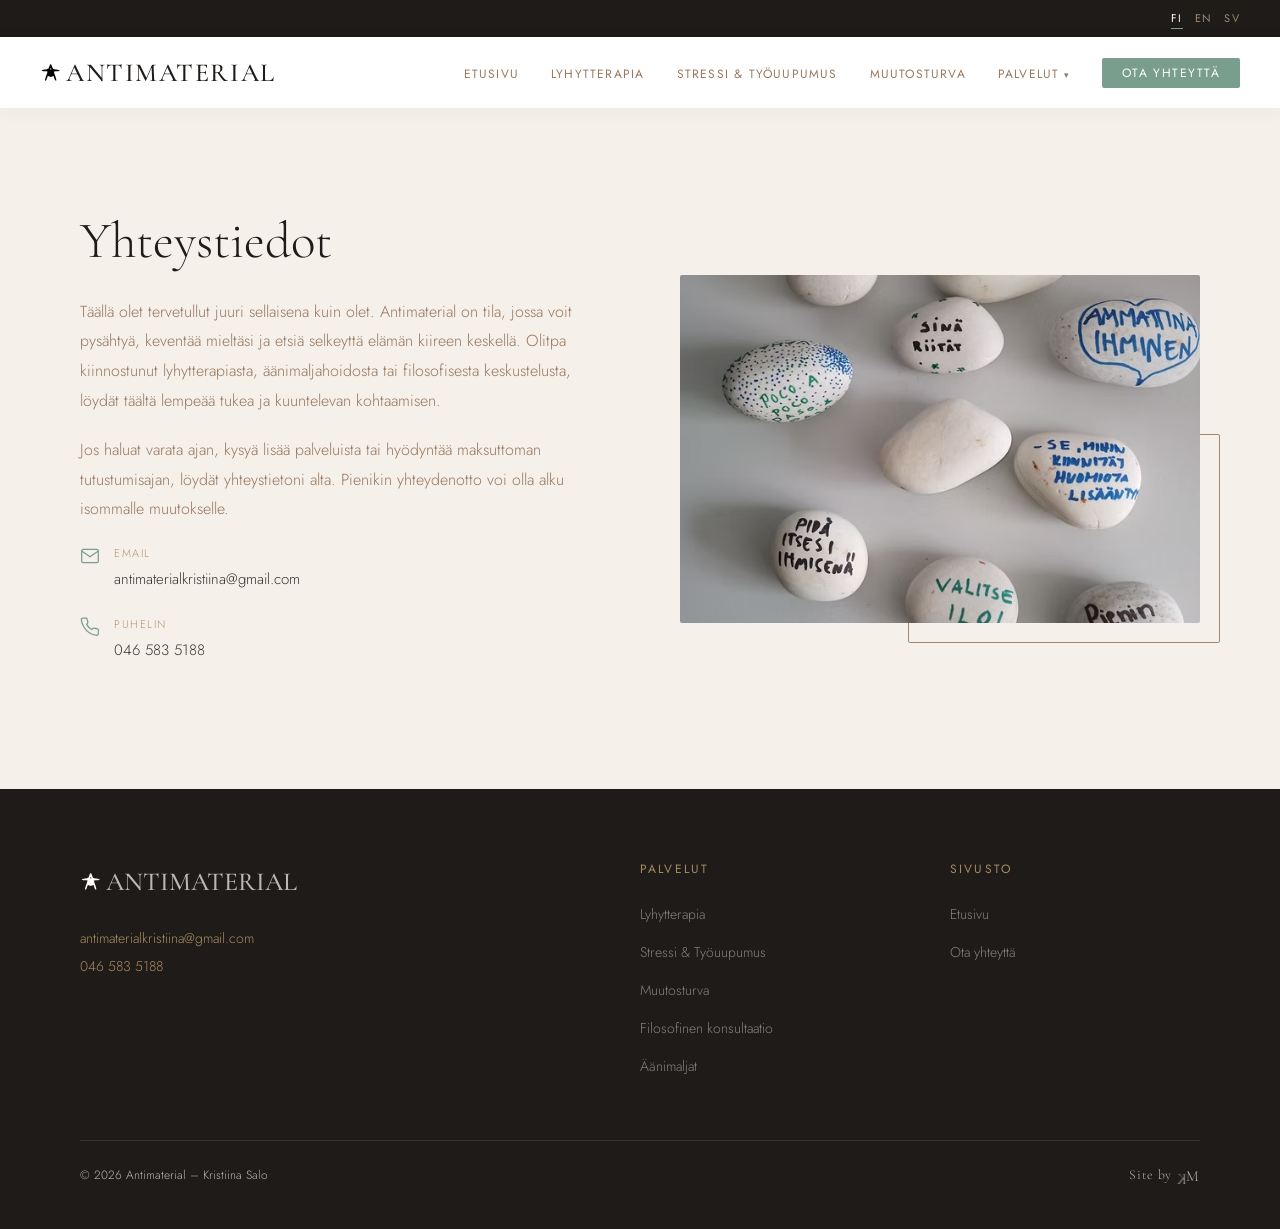
<file: yhteystiedot.html>
<!doctype html>
<html lang="fi">
  <head>
    <meta charset="UTF-8" />
    <meta name="viewport" content="width=device-width, initial-scale=1.0" />
    <title>Yhteystiedot – Antimaterial</title>
    
    <!-- SEO Meta Tags -->
    <meta name="description" content="Ota yhteyttä Kristiina Saloon. Lyhytterapeutti Kouvola. Varaa aika lyhytterapiaan, filosofiseen konsultaatioon tai äänimaljahoitoon." />
    <meta name="robots" content="index, follow" />
    <meta name="keywords" content="yhteystiedot, Kristiina Salo, lyhytterapeutti Kouvola, varaa aika, yhteydenotto, puhelin, email" />
    <meta name="author" content="Kristiina Salo" />
    
    <!-- Canonical URL -->
    <link rel="canonical" href="https://antimaterial.fi/yhteystiedot" />
    
    <!-- Open Graph -->
    <meta property="og:title" content="Yhteystiedot – Antimaterial" />
    <meta property="og:description" content="Ota yhteyttä Kristiina Saloon. Lyhytterapeutti Kouvola. Varaa aika lyhytterapiaan, filosofiseen konsultaatioon tai äänimaljahoitoon." />
    <meta property="og:url" content="https://antimaterial.fi/yhteystiedot" />
    <meta property="og:type" content="website" />
    <meta property="og:site_name" content="Antimaterial" />
    <meta property="og:locale" content="fi_FI" />
    <meta property="og:image" content="https://antimaterial.fi/assets/img/hero.jpg" />
    <meta property="og:image:width" content="1920" />
    <meta property="og:image:height" content="1080" />
    
    <!-- Twitter Card -->
    <meta name="twitter:card" content="summary_large_image" />
    <meta name="twitter:title" content="Yhteystiedot – Antimaterial" />
    <meta name="twitter:description" content="Ota yhteyttä Kristiina Saloon. Varaa aika lyhytterapiaan, filosofiseen konsultaatioon tai äänimaljahoitoon." />
    <meta name="twitter:image" content="https://antimaterial.fi/assets/img/hero.jpg" />
    
    <link rel="preconnect" href="https://fonts.googleapis.com" />
    <link rel="preconnect" href="https://fonts.gstatic.com" crossorigin />
    <link
      href="https://fonts.googleapis.com/css2?family=Cormorant+Garamond:ital,wght@0,300;0,400;0,500;0,600;1,300;1,400&family=Jost:wght@300;400;500&display=swap"
      rel="stylesheet"
    />
    <link rel="stylesheet" href="assets/css/main.css" />
    <link rel="stylesheet" href="assets/css/nav.css" />
    <link rel="stylesheet" href="assets/css/sections.css" />
    <link rel="stylesheet" href="assets/css/mobile.css" />
    <link rel="icon" type="image/svg+xml" href="assets/img/antimaterial_A_favicon.svg" />
  </head>

  <body data-active-lang="fi">
    <header class="site-header">
      <div class="top-bar">
        <div class="lang-switcher">
          <button class="active" data-lang-btn="fi" onclick="setLang('fi')">
            FI
          </button>
          <button data-lang-btn="en" onclick="setLang('en')">EN</button>
          <button data-lang-btn="sv" onclick="setLang('sv')">SV</button>
        </div>
      </div>

      <nav>
        <a href="index.html" class="nav-logo">
      <img src="assets/img/antimaterial_A.svg" alt="Antimaterial logo" style="width: 22px; height: 22px; margin-right: 4px;" />
      Antimaterial
    </a>
        <button class="hamburger" id="hamburger" aria-label="Menu">
          <span></span><span></span><span></span>
        </button>
        <ul class="nav-links" id="nav-links">
          <li>
            <a href="index.html"
              ><span data-lang="fi">Etusivu</span
              ><span data-lang="en">Home page</span
              ><span data-lang="sv">Hem</span></a
            >
          </li>
          <li>
            <a href="lyhytterapia.html"
              ><span data-lang="fi">Lyhytterapia</span
              ><span data-lang="en">Brief therapy</span
              ><span data-lang="sv">Korttidsterapi</span></a
            >
          </li>
          <li>
            <a href="stressi.html"
              ><span data-lang="fi">Stressi &amp; Työuupumus</span
              ><span data-lang="en">Stress &amp; Burnout</span
              ><span data-lang="sv">Stress och utbrändhet</span></a
            >
          </li>
          <li>
            <a href="muutosturva.html"
              ><span data-lang="fi">Muutosturva</span
              ><span data-lang="en">Life changes</span
              ><span data-lang="sv">Livsförändring</span></a
            >
          </li>
          <li class="nav-dropdown">
            <a href="#"
              ><span data-lang="fi">Palvelut</span
              ><span data-lang="en">Services</span
              ><span data-lang="sv">Tjänster</span></a
            >
            <ul class="dropdown-menu">
              <li>
                <a href="filosofinen-konsultaatio.html"
                  ><span data-lang="fi">Filosofinen konsultaatio</span
                  ><span data-lang="en">Philosophical consultation</span
                  ><span data-lang="sv">Filosofisk konsultation</span></a
                >
              </li>
              <li>
                <a href="aanimaljat.html"
                  ><span data-lang="fi">Äänimaljat</span
                  ><span data-lang="en">Singing bowls</span
                  ><span data-lang="sv">Sjungande skålar</span></a
                >
              </li>
            </ul>
          </li>
          <li>
            <a href="yhteystiedot.html"
              ><span data-lang="fi">Ota yhteyttä</span
              ><span data-lang="en">Contact us</span
              ><span data-lang="sv">Kontakta oss</span></a
            >
          </li>
        </ul>
      </nav>
    </header>

    <section class="contact-section">
    <div class="contact-text fade-in">
      <h2 data-lang="fi">Yhteystiedot</h2>
      <h2 data-lang="en">Contact <em>information</em></h2>
      <h2 data-lang="sv">Kontaktinformation</h2>

      <p data-lang="fi">
        Täällä olet tervetullut juuri sellaisena kuin olet. Antimaterial on
        tila, jossa voit pysähtyä, keventää mieltäsi ja etsiä selkeyttä elämän
        kiireen keskellä. Olitpa kiinnostunut lyhytterapiasta,
        äänimaljahoidosta tai filosofisesta keskustelusta, löydät täältä
        lempeää tukea ja kuuntelevan kohtaamisen.
      </p>
      <p data-lang="en">
        Here you are welcome just as you are. Antimaterial is a space where
        you can stop, clear your mind and seek clarity in the midst of life's
        hustle and bustle. Whether you are interested in brief therapy,
        singing bowl therapy or philosophical discussion, you will find gentle
        support and a listening encounter here.
      </p>
      <p data-lang="sv">
        Du är välkommen hit precis som du är. Antimateriellt är en plats där
        du kan stanna upp, rensa dina tankar och söka klarhet mitt i livets
        stress och jag. Oavsett om du är intresserad av korttidsterapi,
        klangskålsterapi eller filosofisk diskussion, hittar du här ett
        varsamt stöd och ett lyssnande möte.
      </p>

      <p data-lang="fi">
        Jos haluat varata ajan, kysyä lisää palveluista tai hyödyntää
        maksuttoman tutustumisajan, löydät yhteystietoni alta. Pienikin
        yhteydenotto voi olla alku isommalle muutokselle.
      </p>
      <p data-lang="en">
        If you would like to book an appointment, ask more about the services,
        or take advantage of a free introductory session, you can find my
        contact information below. Even a small contact can be the beginning
        of a bigger change.
      </p>
      <p data-lang="sv">
        Om du vill boka en tid, fråga mer om tjänster eller delta i ett
        kostnadsfritt introduktionsmöte hittar du mina kontaktuppgifter nedan.
        Även en liten kontakt kan vara början på en större förändring.
      </p>

      <div class="contact-detail">
        <svg
          class="contact-detail-icon"
          viewBox="0 0 24 24"
          fill="none"
          stroke="currentColor"
          stroke-width="1.5"
        >
          <path
            d="M4 4h16c1.1 0 2 .9 2 2v12c0 1.1-.9 2-2 2H4c-1.1 0-2-.9-2-2V6c0-1.1.9-2 2-2z"
          />
          <polyline points="22,6 12,13 2,6" />
        </svg>
        <div>
          <div class="contact-detail-label">Email</div>
          <div class="contact-detail-value">
            <a href="mailto:antimaterialkristiina@gmail.com"
              >antimaterialkristiina@gmail.com</a
            >
          </div>
        </div>
      </div>

      <div class="contact-detail">
        <svg
          class="contact-detail-icon"
          viewBox="0 0 24 24"
          fill="none"
          stroke="currentColor"
          stroke-width="1.5"
        >
          <path
            d="M22 16.92v3a2 2 0 0 1-2.18 2 19.79 19.79 0 0 1-8.63-3.07A19.5 19.5 0 0 1 4.69 12 19.79 19.79 0 0 1 1.62 3.38a2 2 0 0 1 1.99-2.18h3a2 2 0 0 1 2 1.72c.127.96.361 1.903.7 2.81a2 2 0 0 1-.45 2.11L7.91 8.91a16 16 0 0 0 6.17 6.17l1.27-1.27a2 2 0 0 1 2.11-.45c.907.339 1.85.573 2.81.7A2 2 0 0 1 22 16.92z"
          />
        </svg>
        <div>
          <div class="contact-detail-label">
            <span data-lang="fi">Puhelin</span>
            <span data-lang="en">Phone</span>
            <span data-lang="sv">Telefon</span>
          </div>
          <div class="contact-detail-value">
            <a href="tel:+358465835188">046 583 5188</a>
          </div>
        </div>
      </div>
    </div>
    <div class="contact-img fade-in">
      <img
        src="assets/img/piedras.avif"
        alt="Piedras stones"
        loading="lazy"
      />
    </div>
  </section>

    <footer>
      <div class="footer-grid">
        <div class="footer-brand">
          <div class="brand-name">
          <img src="assets/img/antimaterial_A.svg" alt="Antimaterial logo" style="width: 22px; height: 22px; margin-right: 4px; filter: brightness(0) invert(1);" />
          Antimaterial
        </div>
          <div class="contact-info">
            <div>
              <a href="mailto:antimaterialkristiina@gmail.com"
                >antimaterialkristiina@gmail.com</a
              >
            </div>
            <div><a href="tel:+358465835188">046 583 5188</a></div>
          </div>
        </div>
        <div class="footer-col">
          <h4 data-lang="fi">Palvelut</h4>
          <h4 data-lang="en">Services</h4>
          <h4 data-lang="sv">Tjänster</h4>
          <ul>
            <li>
              <a href="lyhytterapia.html"
                ><span data-lang="fi">Lyhytterapia</span
                ><span data-lang="en">Brief therapy</span
                ><span data-lang="sv">Korttidsterapi</span></a
              >
            </li>
            <li>
              <a href="stressi.html"
                ><span data-lang="fi">Stressi &amp; Työuupumus</span
                ><span data-lang="en">Stress &amp; Burnout</span
                ><span data-lang="sv">Stress och utbrändhet</span></a
              >
            </li>
            <li>
              <a href="muutosturva.html"
                ><span data-lang="fi">Muutosturva</span
                ><span data-lang="en">Life changes</span
                ><span data-lang="sv">Livsförändring</span></a
              >
            </li>
            <li>
              <a href="filosofinen-konsultaatio.html"
                ><span data-lang="fi">Filosofinen konsultaatio</span
                ><span data-lang="en">Philosophical consultation</span
                ><span data-lang="sv">Filosofisk konsultation</span></a
              >
            </li>
            <li>
              <a href="aanimaljat.html"
                ><span data-lang="fi">Äänimaljat</span
                ><span data-lang="en">Singing bowls</span
                ><span data-lang="sv">Sjungande skålar</span></a
              >
            </li>
          </ul>
        </div>
        <div class="footer-col">
          <h4 data-lang="fi">Sivusto</h4>
          <h4 data-lang="en">Site</h4>
          <h4 data-lang="sv">Webbplats</h4>
          <ul>
            <li>
              <a href="index.html"
                ><span data-lang="fi">Etusivu</span
                ><span data-lang="en">Home page</span
                ><span data-lang="sv">Hem</span></a
              >
            </li>
            <li>
              <a href="yhteystiedot.html"
                ><span data-lang="fi">Ota yhteyttä</span
                ><span data-lang="en">Contact us</span
                ><span data-lang="sv">Kontakta oss</span></a
              >
            </li>
          </ul>
        </div>
      </div>
      <div class="footer-bottom">
        <span
          >© <span id="copy-year"></span> Antimaterial – Kristiina Salo</span
        >
        <div class="dev-brand">
          Site by <a href="https://mkrapo.dev/" target="_blank" rel="noopener noreferrer" class="dev-link"><span class="dev-k">K</span><span class="dev-m">M</span></a>
        </div>
      </div>
    </footer>

    <script src="assets/js/main.js"></script>
  </body>
</html>
</file>
<file: assets/css/main.css>
/* ── CSS Variables ────────────────────────────── */
:root {
  --cream:    #f5f0ea;
  --warm-bg:  #ede8e0;
  --stone:    #9b8970;
  --taupe:    #98775e;
  --charcoal: #3a3530;
  --dark:     #1e1b18;
  --accent:   #7a9e8e;
  --accent2:  #b5956a;
  --white:    #ffffff;

  --font-display: 'Cormorant Garamond', Georgia, serif;
  --font-body:    'Jost', sans-serif;

  --nav-h: 72px;
  --section-pad: clamp(60px, 8vw, 110px);
}

/* ── Reset ────────────────────────────────────── */
*, *::before, *::after { box-sizing: border-box; margin: 0; padding: 0; }
html { scroll-behavior: smooth; }
body {
  background: var(--cream);
  color: var(--charcoal);
  font-family: var(--font-body);
  font-weight: 300;
  line-height: 1.75;
  font-size: 16px;
}
img { display: block; max-width: 100%; }
a { color: inherit; text-decoration: none; }

/* ── Language Switcher (visibility rules) ─────── */
[data-lang] { display: none; }
body[data-active-lang="fi"] [data-lang="fi"] { display: revert; }
body[data-active-lang="en"] [data-lang="en"] { display: revert; }
body[data-active-lang="sv"] [data-lang="sv"] { display: revert; }

span[data-lang] { display: none; }
body[data-active-lang="fi"] span[data-lang="fi"] { display: inline; }
body[data-active-lang="en"] span[data-lang="en"] { display: inline; }
body[data-active-lang="sv"] span[data-lang="sv"] { display: inline; }

/* ── Shared Button Styles ─────────────────────── */
.btn-primary {
  background: var(--accent); color: var(--white);
  padding: 14px 32px; font-size: 12px;
  letter-spacing: 0.14em; text-transform: uppercase;
  border-radius: 2px; transition: background .2s, transform .15s;
  font-family: var(--font-body); font-weight: 400;
}
.btn-primary:hover { background: #5f8272; transform: translateY(-1px); }

.btn-ghost {
  border: 1px solid rgba(255,255,255,.5); color: var(--white);
  padding: 14px 32px; font-size: 12px;
  letter-spacing: 0.14em; text-transform: uppercase;
  border-radius: 2px; transition: border-color .2s, background .2s;
  font-family: var(--font-body); font-weight: 400;
}
.btn-ghost:hover { border-color: var(--white); background: rgba(255,255,255,.08); }

.btn-dark {
  display: inline-block;
  background: var(--charcoal); color: var(--white);
  padding: 13px 28px; font-size: 11px;
  letter-spacing: 0.14em; text-transform: uppercase;
  border-radius: 2px; transition: background .2s;
}
.btn-dark:hover { background: var(--dark); }

.btn-white {
  background: var(--white); color: var(--accent);
  padding: 14px 36px; font-size: 12px;
  letter-spacing: 0.14em; text-transform: uppercase;
  border-radius: 2px; transition: background .2s, color .2s;
  font-family: var(--font-body); font-weight: 400;
}
.btn-white:hover { background: var(--dark); color: var(--white); }

/* ── Shared Section Header ────────────────────── */
.section-header {
  text-align: center; margin-bottom: 60px;
}
.section-eyebrow {
  font-size: 11px; letter-spacing: 0.22em; text-transform: uppercase;
  color: var(--accent2); margin-bottom: 14px;
}
.section-header h2 {
  font-family: var(--font-display);
  font-size: clamp(32px, 4vw, 48px);
  font-weight: 300; color: var(--dark);
}
.section-header p {
  color: var(--taupe); max-width: 560px; margin: 16px auto 0;
  font-size: 15px;
}

/* ── Fade-in Animations ───────────────────────── */
.fade-in {
  opacity: 0; transform: translateY(24px);
  transition: opacity .7s ease, transform .7s ease;
}
.fade-in.visible { opacity: 1; transform: translateY(0); }
</file>
<file: assets/css/nav.css>
/* ── Sticky header wrapper ───────────────────── */
.site-header {
  position: sticky; top: 0; z-index: 200;
}

/* ── Top Bar ──────────────────────────────────── */
.top-bar {
  background: var(--dark);
  color: var(--stone);
  font-size: 11px;
  letter-spacing: 0.12em;
  text-transform: uppercase;
  padding: 8px 40px;
  display: flex;
  justify-content: flex-end;
  align-items: center;
  gap: 24px;
}
.top-bar a { color: var(--stone); transition: color .2s; }
.top-bar a:hover { color: var(--white); }

.lang-switcher { display: flex; gap: 12px; }
.lang-switcher button {
  background: none; border: none; cursor: pointer;
  color: var(--stone); font-family: var(--font-body);
  font-size: 11px; letter-spacing: 0.12em; text-transform: uppercase;
  padding: 2px 0; border-bottom: 1px solid transparent;
  transition: color .2s, border-color .2s;
}
.lang-switcher button:hover,
.lang-switcher button.active {
  color: var(--white);
  border-bottom-color: var(--accent);
}

/* ── Navigation ───────────────────────────────── */
nav {
  position: relative; z-index: 100;
  background: var(--white);
  height: var(--nav-h);
  display: flex; align-items: center;
  padding: 0 40px;
  border-bottom: 1px solid rgba(0,0,0,.07);
  box-shadow: 0 2px 20px rgba(0,0,0,.04);
}
.nav-logo {
  font-family: var(--font-display);
  font-size: 26px;
  font-weight: 500;
  letter-spacing: 0.06em;
  color: var(--dark);
  margin-right: auto;
  text-transform: uppercase;
  display: flex;
  align-items: center;
}

/* .nav-logo span { color: var(--accent); } */

.nav-links {
  display: flex; align-items: center; gap: 32px;
  list-style: none;
}

/* Tablet adjustment */
@media (max-width: 1200px) {
  .nav-logo {
    font-size: 18px;
  }
  .nav-links {
    gap: 22px;
  }
}

/* Small tablet adjustment */
@media (max-width: 976px) {
  .nav-logo {
    font-size: 16px;
  }
  .nav-links {
    gap: 12px;
  }
}
.nav-links a {
  font-size: 12px; letter-spacing: 0.1em; text-transform: uppercase;
  color: var(--taupe); transition: color .2s;
  font-weight: 400;
}
.nav-links a:hover { color: var(--dark); }
.nav-links .btn-nav {
  background: var(--accent); color: var(--white);
  padding: 9px 20px; font-size: 12px;
  letter-spacing: 0.12em; text-transform: uppercase;
  border-radius: 2px; transition: background .2s;
}
/* .nav-links .btn-nav:hover { background: var(--charcoal); } */

.nav-links .btn-nav::-moz-focus-inner {
  border: 0;
  padding: 0;
}
.nav-links .btn-nav {
  line-height: 1;
  display: inline-flex;
  align-items: center;
}

/* ── Dropdown ─────────────────────────────────── */
.nav-dropdown { position: relative; }
.nav-dropdown > a::after { content: ' ▾'; font-size: 9px; }
.dropdown-menu {
  display: none; position: absolute; top: 100%; left: 0;
  padding-top: 12px;
  background: transparent; min-width: 210px;
  list-style: none;
}
.dropdown-menu::before {
  content: '';
  display: block;
  background: var(--white);
  box-shadow: 0 8px 30px rgba(0,0,0,.1);
  border-top: 2px solid var(--accent);
  position: absolute; inset: 12px 0 0 0;
}
.dropdown-menu li { position: relative; }
.nav-dropdown:hover .dropdown-menu { display: block; }
.dropdown-menu li a {
  display: block; padding: 10px 18px;
  font-size: 11px; letter-spacing: 0.08em;
  text-transform: uppercase; color: var(--taupe);
  transition: background .15s, color .15s;
}
.dropdown-menu li a:hover {
  background: var(--warm-bg); color: var(--dark);
}

/* ── Hamburger ────────────────────────────────── */
.hamburger { display: none; background: none; border: none; cursor: pointer; padding: 4px; }
.hamburger span {
  display: block; width: 24px; height: 1.5px;
  background: var(--charcoal); margin: 5px 0;
  transition: transform .3s, opacity .3s;
}
</file>
<file: assets/css/sections.css>
/* ── Hero ─────────────────────────────────────── */
.hero {
  position: relative;
  min-height: 88vh;
  display: flex; align-items: flex-end;
  overflow: hidden;
}
.hero-bg {
  position: absolute; inset: 0;
  background-image: url('../img/hero.jpg');
  background-size: cover; background-position: center 30%;
  transform-origin: center;
  animation: heroZoom 18s ease-in-out infinite alternate;
}
@keyframes heroZoom {
  from { transform: scale(1); }
  to   { transform: scale(1.04); }
}
.hero-overlay {
  position: absolute; inset: 0;
  background: linear-gradient(
    to bottom,
    rgba(20,18,15,.18) 0%,
    rgba(20,18,15,.52) 60%,
    rgba(20,18,15,.75) 100%
  );
}
.hero-content {
  position: relative; z-index: 2;
  padding: 80px 80px 90px;
  max-width: 740px;
}
.hero-eyebrow {
  font-family: var(--font-body);
  font-size: 16px; letter-spacing: 0.22em; text-transform: uppercase;
  color: #e0d0bc; margin-bottom: 18px;
  display: flex; align-items: center; gap: 12px;
}
.hero-eyebrow::before {
  content: ''; display: block; width: 40px; height: 1px; background: #e0d0bc;
}
.hero h1 {
  font-family: var(--font-display);
  font-size: clamp(52px, 8vw, 90px);
  font-weight: 300;
  color: var(--white);
  line-height: 1.05;
  margin-bottom: 28px;
  letter-spacing: 0.01em;
}
.hero h1 em { font-style: italic; color: var(--stone); }
.hero-sub {
  font-size: 16px; color: rgba(255,255,255,.78);
  max-width: 480px; line-height: 1.8;
  margin-bottom: 40px;
}
.hero-ctas { display: flex; gap: 16px; flex-wrap: wrap; }

/* ── Welcome Section ──────────────────────────── */
.welcome {
  padding: var(--section-pad) 80px;
  display: grid; grid-template-columns: 1fr 1fr; gap: 80px;
  align-items: center;
}
.welcome-text h2 {
  font-family: var(--font-display);
  font-size: clamp(34px, 4vw, 52px);
  font-weight: 300; line-height: 1.2;
  margin-bottom: 24px;
  color: var(--dark);
}
.welcome-text h2 em { font-style: italic; color: var(--taupe); }
.welcome-text p {
  color: var(--taupe); line-height: 1.85; margin-bottom: 20px;
}
.welcome-text .btn-dark { display: block; width: fit-content; margin: 16px auto 0; }
.welcome-img { position: relative; }
.welcome-img img {
  width: 100%; height: 480px; object-fit: cover;
  border-radius: 2px;
}
.welcome-img::after {
  content: '';
  position: absolute; bottom: -20px; right: -20px;
  width: 60%; height: 60%;
  border: 1px solid var(--stone);
  border-radius: 2px;
  z-index: -1;
}

/* ── Services Cards ───────────────────────────── */
.services {
  background: var(--warm-bg);
  padding: var(--section-pad) 80px;
}
.services-grid {
  display: grid;
  grid-template-columns: repeat(3, 1fr);
  gap: 2px;
}
.service-card {
  background: var(--white);
  padding: 44px 36px;
  position: relative;
  overflow: hidden;
  transition: transform .25s, box-shadow .25s;
  cursor: pointer;
}
.service-card::before {
  content: '';
  position: absolute; top: 0; left: 0;
  width: 3px; height: 0;
  background: var(--accent);
  transition: height .3s ease;
}
.service-card:hover { transform: translateY(-4px); box-shadow: 0 12px 40px rgba(0,0,0,.09); }
.service-card:hover::before { height: 100%; }
.service-icon {
  width: 44px; height: 44px; margin-bottom: 22px;
  color: var(--accent);
}
.service-card h3 {
  font-family: var(--font-display);
  font-size: 22px; font-weight: 500;
  color: var(--dark); margin-bottom: 12px;
  line-height: 1.2;
}
.service-card p {
  font-size: 14px; color: var(--taupe);
  line-height: 1.75;
}
.service-card .card-link {
  display: inline-block; margin-top: 20px;
  font-size: 11px; letter-spacing: 0.12em; text-transform: uppercase;
  color: #188e5a; border-bottom: 1px solid transparent;
  transition: border-color .2s;
}
.service-card:hover .card-link { border-bottom-color: var(--accent); }

/* ── Bio ──────────────────────────────────────── */
.bio {
  padding: var(--section-pad) 80px;
  display: grid; grid-template-columns: 400px 1fr; gap: 80px;
  align-items: center;
}
.bio-img { position: relative; }
.bio-img img {
  width: 100%; height: 540px; object-fit: cover;
  object-position: top center; border-radius: 2px;
  filter: saturate(0.85);
}
.bio-img .img-badge {
  position: absolute; bottom: 32px; left: -32px;
  background: var(--accent); color: var(--white);
  padding: 20px 24px;
  font-family: var(--font-display);
  font-size: 15px; font-style: italic;
  max-width: 200px; line-height: 1.4;
}
.bio-text h2 {
  font-family: var(--font-display);
  font-size: clamp(32px, 4vw, 50px);
  font-weight: 300; color: var(--dark);
  margin-bottom: 8px; line-height: 1.15;
}
.bio-text h2 em { font-style: italic; color: var(--taupe); }
.bio-name {
  font-size: 12px; letter-spacing: 0.18em; text-transform: uppercase;
  color: var(--accent2); margin-bottom: 28px;
}
.bio-text p {
  color: var(--taupe); line-height: 1.9; margin-bottom: 18px;
  font-size: 15px;
}
.bio-text .btn-dark { margin-top: 10px; }

/* ── Why Antimaterial ─────────────────────────── */
.why {
  background: var(--cream);
  padding: var(--section-pad) 80px;
  display: grid; grid-template-columns: 1fr 1fr; gap: 80px;
  align-items: center;
}
.why-text h2 {
  font-family: var(--font-display);
  font-size: clamp(32px, 4vw, 50px);
  font-weight: 300; color: var(--dark);
  margin-bottom: 28px; line-height: 1.15;
}
.why-text h2 em { font-style: italic; color: var(--taupe); }
.why-text p {
  color: var(--taupe);
  line-height: 1.9; margin-bottom: 18px;
  font-size: 15px;
}
.why-text p a {
  color: var(--accent);
  text-decoration: underline;
  text-underline-offset: 3px;
  transition: color .2s;
}
.why-text p a:hover { color: var(--dark); }
.why-visual {
  display: flex; align-items: center; justify-content: center;
}
.why-quote {
  border-left: 2px solid var(--accent);
  padding: 32px 40px;
  background: var(--warm-bg);
}
.why-quote p {
  font-family: var(--font-display);
  font-size: clamp(20px, 2.5vw, 28px);
  font-style: italic; font-weight: 300;
  color: var(--stone); line-height: 1.5;
}

/* ── Services List ────────────────────────────── */
.services-list {
  background: var(--charcoal);
  padding: var(--section-pad) 80px;
}
.services-list h2 {
  font-family: var(--font-display);
  font-size: clamp(28px, 3vw, 40px);
  font-weight: 300; color: var(--white);
  margin-bottom: 48px;
}
.services-list h2 em { font-style: italic; color: var(--stone); }
.list-grid {
  display: grid; grid-template-columns: 1fr 1fr; gap: 1px;
  background: rgba(255,255,255,.08);
}
.list-item {
  background: var(--charcoal);
  padding: 32px 36px;
  border-left: 2px solid transparent;
  transition: border-color .25s, background .25s;
}
.list-item:hover {
  border-left-color: var(--accent);
  background: rgba(255,255,255,.04);
}
.list-item h3 {
  font-family: var(--font-display);
  font-size: 20px; color: var(--white);
  margin-bottom: 8px; font-weight: 400;
}
.list-item p,
.list-item ul {
  font-size: 14px; color: #ffffffa3;
  line-height: 1.7;
}
.list-item ul {
  padding-left: 16px;
}
.list-item a {
  display: inline-block; margin-top: 14px;
  font-size: 25px; letter-spacing: 0.1em; text-transform: uppercase;
  color: var(--accent); opacity: 0; transition: opacity .25s;
}
.list-item:hover a { opacity: 1; }

/* ── CTA Banner ───────────────────────────────── */
.cta-banner {
  background: var(--accent);
  padding: 80px;
  text-align: center;
}
.cta-banner h2 {
  font-family: var(--font-display);
  font-size: clamp(28px, 4vw, 48px);
  font-weight: 300; color: var(--white);
  margin-bottom: 14px;
}
.cta-banner h2 em { font-style: italic; }
.cta-banner p {
  color: rgba(255,255,255,.8); max-width: 520px;
  margin: 0 auto 36px; font-size: 15px;
}

/* ── Footer ───────────────────────────────────── */
footer {
  background: var(--dark);
  padding: 70px 80px 40px;
  color: rgba(255,255,255,.69);
}
.footer-grid {
  display: grid; grid-template-columns: 2fr 1fr 1fr;
  gap: 60px; margin-bottom: 50px;
}
.footer-brand .brand-name {
  font-family: var(--font-display);
  font-size: 26px;
  font-weight: 500;
  margin-bottom: 20px;
  display: flex;
  align-items: center;
  text-transform: uppercase;
}

/* Tablet adjustment for footer brand name */
@media (max-width: 1200px) {
  .footer-brand .brand-name {
    font-size: 18px;
  }
}
.footer-brand p {
  font-size: 14px; line-height: 1.8; max-width: 280px;
}
.footer-brand .contact-info {
  margin-top: 20px; font-size: 14px; line-height: 2;
}
.footer-brand .contact-info a {
  color: #aa8c63; transition: color .2s;
}
.footer-brand .contact-info a:hover { color: var(--white); }
.footer-col h4 {
  font-size: 12px; letter-spacing: 0.18em; text-transform: uppercase;
  color: #aa8c63; margin-bottom: 20px; font-weight: 400;
}
.footer-col ul { list-style: none; }
.footer-col ul li { margin-bottom: 10px; }
.footer-col ul li a {
  font-size: 14px; color: rgba(255,255,255,.45);
  transition: color .2s;
}
.footer-col ul li a:hover { color: var(--white); }
.footer-bottom {
  display: flex; justify-content: space-between;
  align-items: center;
  padding: 20px 0 0;
  border-top: 1px solid rgba(255,255,255,.1);
  font-size: 12px; color: rgba(255,255,255,.69);
}
.dev-brand {
  font-size: 0.85rem;
  font-family: var(--font-display);
  letter-spacing: 0.05em;
}
.dev-link {
  color: rgba(255,255,255,.69);
  text-decoration: none;
  transition: color 0.2s;
  font-size: 0.9rem;
}
.dev-link:hover {
  color: #dc2626;
}
.dev-k {
  display: inline-block;
  transform: rotateY(180deg) translateY(0.3rem);
  font-size: 0.95rem;
}
.dev-m {
  vertical-align: middle;
  font-size: 0.95rem;
}
.social-link {
  display: flex; align-items: center; gap: 8px;
  color:aa8c63; transition: color .2s;
}
.social-link:hover { color: var(--white); }
.social-link svg { width: 18px; height: 18px; }

/* ── Inner Page Hero (shared by sub-pages) ────── */
.page-hero {
  background: var(--dark);
  min-height: 88vh;
  display: flex; align-items: flex-end;
  position: relative;
  overflow: hidden;
}
.page-hero-bg {
  position: absolute; inset: 0;
  background-size: cover; background-position: center 30%;
  transform-origin: center;
  animation: heroZoom 18s ease-in-out infinite alternate;
}
.page-hero::after {
  content: '';
  position: absolute; inset: 0;
  background: linear-gradient(
    to bottom,
    rgba(20,18,15,.18) 0%,
    rgba(20,18,15,.52) 60%,
    rgba(20,18,15,.75) 100%
  );
}
.page-hero-content { position: relative; z-index: 2; max-width: 740px; padding: 80px 80px 90px; }
.page-hero-eyebrow {
  font-size: 11px; letter-spacing: 0.22em; text-transform: uppercase;
  color: #a8c8b8; margin-bottom: 16px;
  display: flex; align-items: center; gap: 12px;
}
.page-hero-eyebrow::before {
  content: ''; display: block; width: 32px; height: 1px; background: #a8c8b8;
}
.page-hero h1 {
  font-family: var(--font-display);
  font-size: clamp(52px, 8vw, 90px);
  font-weight: 300; color: var(--white);
  line-height: 1.1; margin-bottom: 28px;
  letter-spacing: 0.01em;
}
.page-hero h1 em { font-style: italic; color: var(--stone); }
.page-hero-sub {
  font-size: 16px; color: rgba(255,255,255,.78);
  max-width: 480px; line-height: 1.8;
  margin-bottom: 40px;
}

/* ── Inner Page Content ───────────────────────── */
.page-content {
  padding: var(--section-pad) 80px;
  max-width: 860px;
  margin: 0 auto;
}
.page-content h2 {
  font-family: var(--font-display);
  font-size: clamp(28px, 3.5vw, 44px);
  font-weight: 300; color: var(--dark);
  margin-bottom: 20px; line-height: 1.2;
}
.page-content h2 em { font-style: italic; color: var(--taupe); }
.page-content p {
  color: var(--taupe); line-height: 1.9;
  margin-bottom: 18px; font-size: 15px;
}

/* ── Contact Page ─────────────────────────────── */
.contact-section {
  padding: var(--section-pad) 80px;
  display: grid; grid-template-columns: 1fr 1fr; gap: 80px;
  align-items: center;
}
.contact-text h2 {
  font-family: var(--font-display);
  font-size: clamp(34px, 4vw, 52px);
  font-weight: 300; line-height: 1.2;
  margin-bottom: 24px;
  color: var(--dark);
}
.contact-text h2 em { font-style: italic; color: var(--taupe); }
.contact-text p {
  color: var(--taupe); line-height: 1.85; margin-bottom: 20px;
}
.contact-img { position: relative; }
.contact-img img {
  width: 100%; height: 100%; object-fit: cover;
  border-radius: 2px;
}
.contact-img::after {
  content: '';
  position: absolute; bottom: -20px; right: -20px;
  width: 60%; height: 60%;
  border: 1px solid var(--stone);
  border-radius: 2px;
  z-index: -1;
}
.contact-details-row {
  margin-top: 42px; max-width: 400px; 
}
.contact-details-left {
  flex: 1;
}
.contact-details-right {
  flex-shrink: 0;
}
.contact-detail {
  display: flex; align-items: flex-start;
  gap: 14px; margin-bottom: 24px;
}
.contact-detail:first-of-type { margin-top: 0; }

.contact-icon-illustration { width: 70px; flex-shrink: 0;}
.contact-detail-icon {
  width: 20px; height: 20px;
  color: var(--accent); flex-shrink: 0; margin-top: 2px;
}
.contact-detail-label {
  font-size: 11px; letter-spacing: 0.14em;
  text-transform: uppercase; color: var(--accent2); margin-bottom: 4px;
}
.contact-detail-value { font-size: 15px; color: var(--charcoal); line-height: 1.6; }
.contact-detail-value a { color: var(--charcoal); transition: color .2s; }
.contact-detail-value a:hover { color: var(--accent); }
</file>
<file: assets/css/mobile.css>
/* ── Mobile / Responsive ──────────────────────── */
@media (max-width: 900px) {
  :root { --nav-h: 60px; }

  nav { padding: 0 20px; overflow: visible; }
  .nav-links {
    display: none; flex-direction: column;
    position: absolute; top: 100%; left: 0; right: 0;
    background: var(--white); padding: 30px 24px; gap: 20px;
    border-bottom: 1px solid rgba(0,0,0,.08);
    z-index: 99;
  }
  .nav-links.open { display: flex; }
  .hamburger { display: block; }
  .top-bar { padding: 6px 20px; }

  .hero-content { padding: 60px 24px 70px; }

  .welcome {
    grid-template-columns: 1fr;
    padding: var(--section-pad) 24px;
    gap: 40px;
  }
  .welcome-img::after { display: none; }

  .services { padding: var(--section-pad) 24px; }
  .services-grid { grid-template-columns: 1fr; gap: 2px; }

  .bio {
    grid-template-columns: 1fr;
    padding: var(--section-pad) 24px;
    gap: 40px;
  }
  .bio-img .img-badge { left: 16px; }
  .bio-text .btn-dark { display: block; width: fit-content; margin: 10px auto 0; }

  .why {
    grid-template-columns: 1fr;
    padding: var(--section-pad) 24px;
    gap: 40px;
  }

  .services-list { padding: var(--section-pad) 24px; }
  .list-grid { grid-template-columns: 1fr; }

  .cta-banner { padding: 60px 24px; }

  footer { padding: 50px 24px 30px; }
  .footer-grid { grid-template-columns: 1fr; gap: 40px; }
  .footer-bottom { flex-direction: column; gap: 12px; text-align: center; }
  .dev-brand { font-size: 0.85rem; margin-top: 8px; }

  .page-hero { padding: 0; }
  .page-hero-content { padding: 60px 24px 70px; }
  .page-content { padding: var(--section-pad) 24px; }

  .contact-section { grid-template-columns: 1fr; padding: var(--section-pad) 24px; gap: 40px; }
  .contact-img::after { display: none; }
}
</file>
